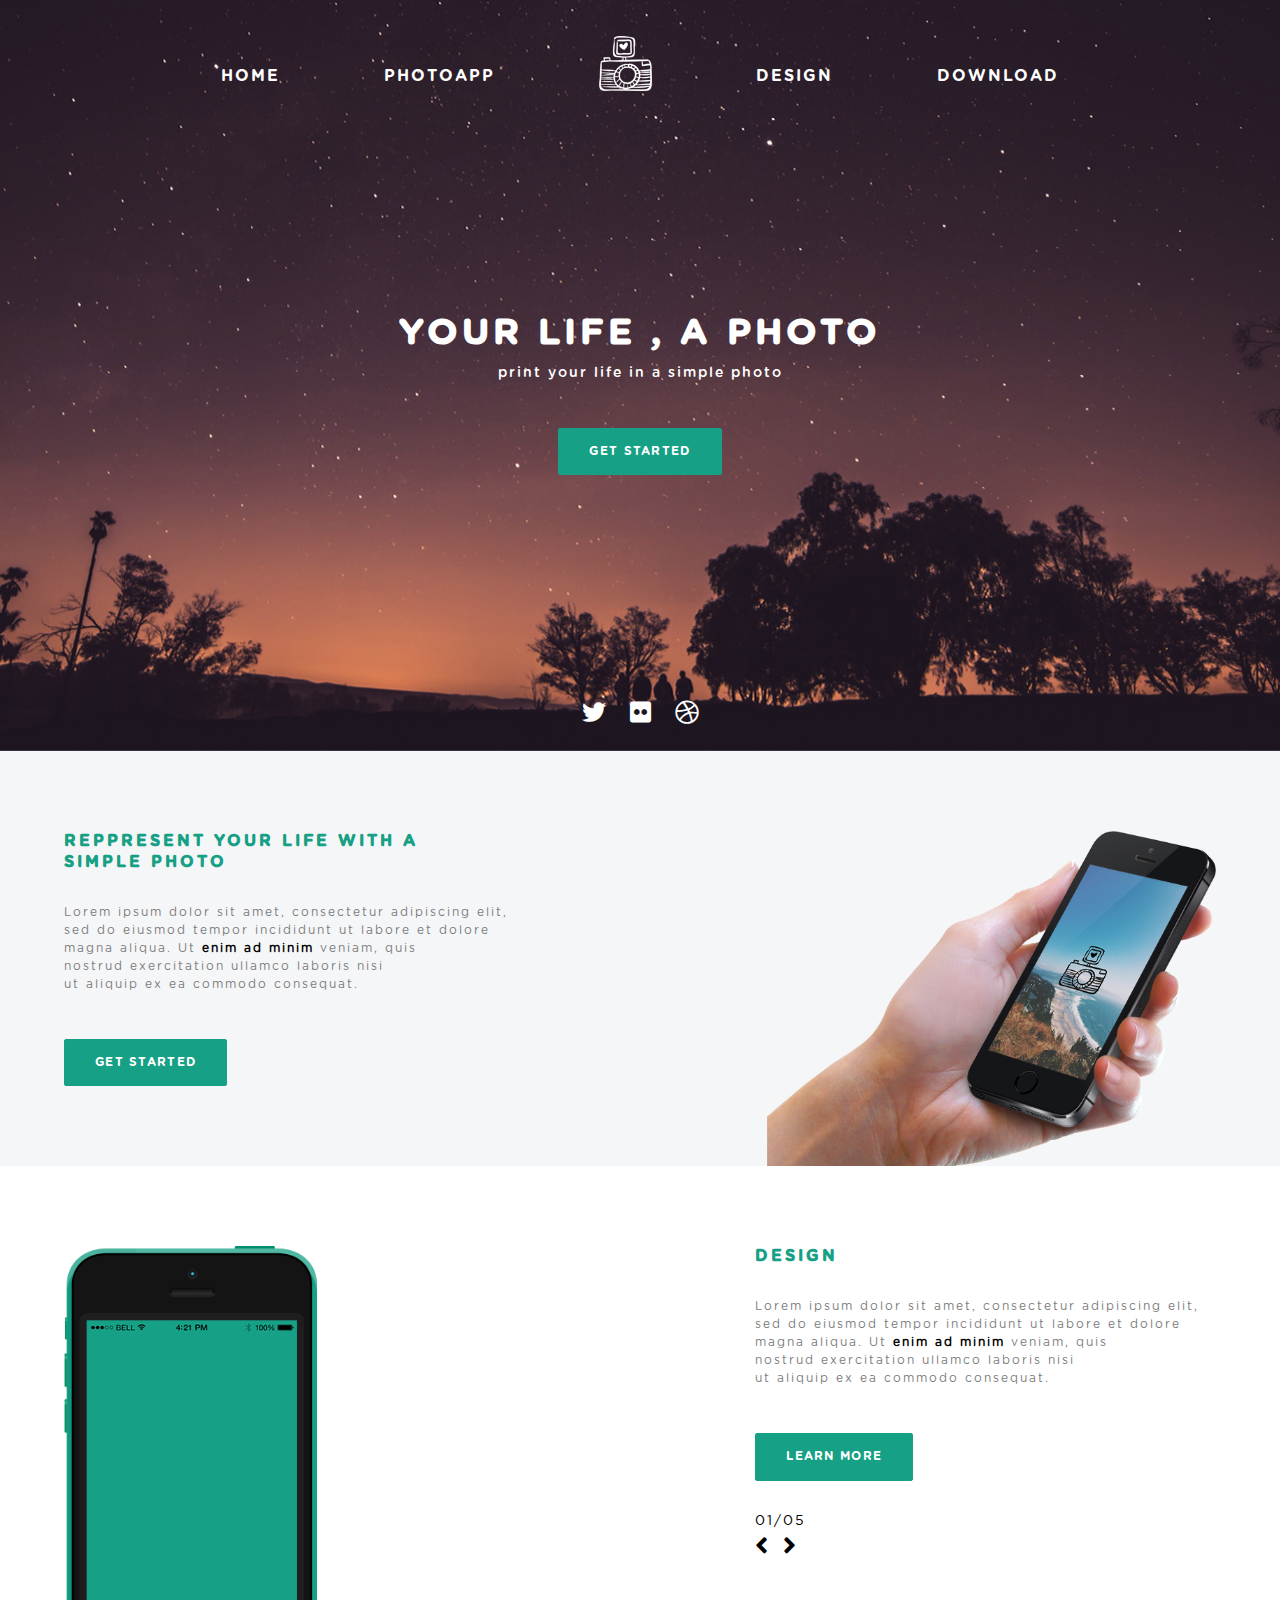
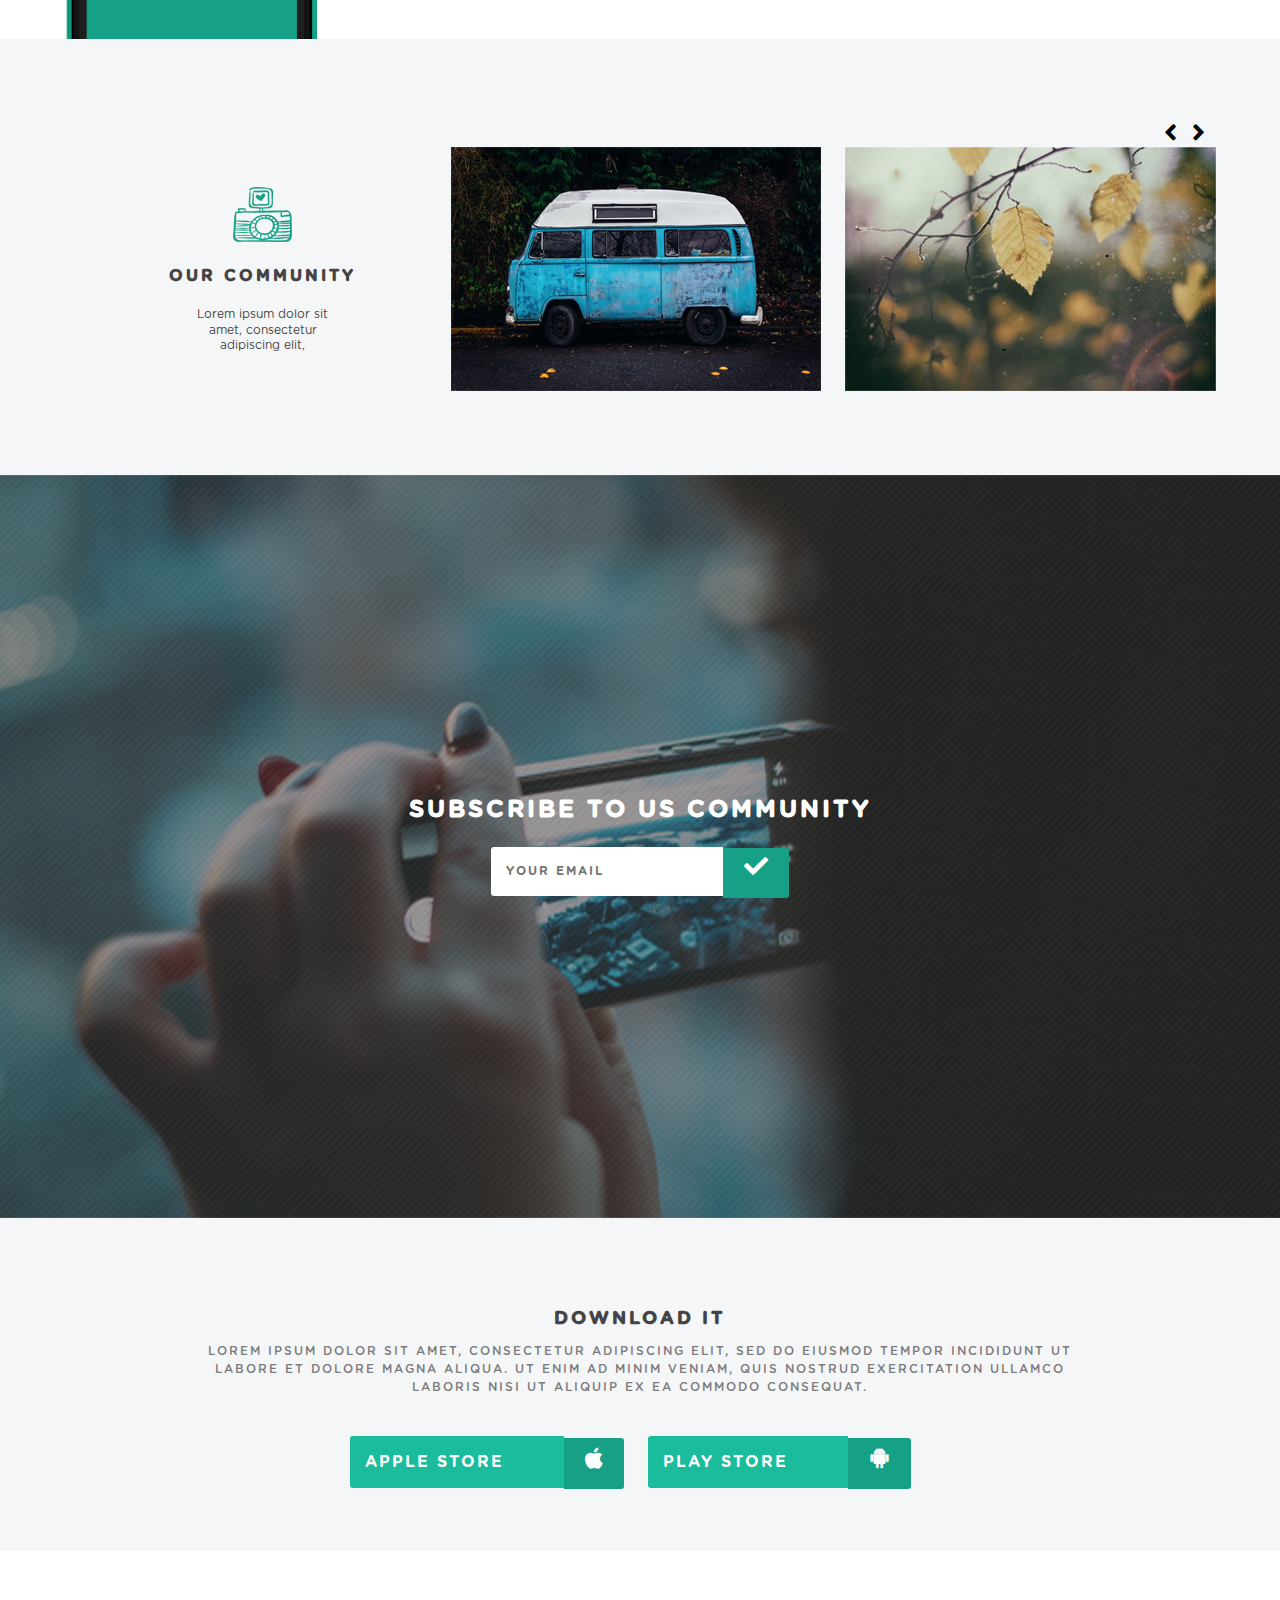
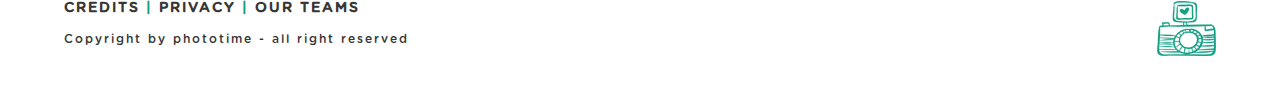
<file: PSD to HTML-1/index.html>
<!DOCTYPE HTML>
<html lang="en-US">
<head>
    <!--- Meta data --->
	<meta charset="UTF-8">
	<meta name="viewport" content="width=device-width, initial-scale=1"/>
	<meta name="description" content="Phototime is a photo based website, you can download photos anytime from here"/>
	<meta http-equiv="X-UA-Compatible" content="IE-edge,chrome=1"/>
	<title>Phototime</title>
	<!--- Style sheets --->
	<link rel="stylesheet" type="text/css" href="css/normalize.css" media="all" />
	<link rel="stylesheet" type="text/css" href="css/all.css" media="all" />
	<link rel="stylesheet" type="text/css" href="style.css" media="all" />
	<link rel="stylesheet" type="text/css" href="respnsive.css" media="all" />
	
	<!--- JS Files --->
	<script type="text/javascript" src="js/modernizr.js"></script>
</head>
<body>
	<!--- Header area starts --->
	<header class="header-area">
		<div class="container">
		<!--- Menu area starts --->
			<div class="menu-area">
				<nav class="main-menu">
					<ul>
						<li><a href="#">home</a></li>
						<li><a href="#">photoapp</a></li>
						<li class="main-logo"><a href="#"><img src="images/logo.png" alt="logo" /></a></li>
						<li><a href="#">design</a></li>
						<li><a href="#">download</a></li>
					</ul>
				</nav>
			</div>
		<!--- Menu area ends --->
		<!--- Welcome-text area starts --->
			<div class="welcome-text">
				<h2>your life , a photo</h2>
				<p>print your life in a simple photo</p>
				<a href="#" class="btn">get started</a>
			</div>
		<!--- Welcome-text area ends --->
		<!--- Social-media area starts --->
			<div class="social-media">
				<ul>
					<li><a href="#"><i class="fab fa-twitter"></i></a></li>
					<li><a href="#"><i class="fab fa-flickr"></i></a></li>
					<li><a href="#"><i class="fab fa-dribbble"></i></a></li>
				</ul>
			</div>
		<!--- Social-media area ends --->
		</div>
	</header>
	<!--- Header area ends --->
	<!--- Second area starts --->
	<section class="second-area">
		<div class="container">
			<div class="text-area">
				<h3>Reppresent your life with a <br />simple photo</h3>
				<p>Lorem ipsum dolor sit amet, consectetur adipiscing elit, <br />sed do eiusmod tempor incididunt ut labore et dolore <br />magna aliqua. Ut <b>enim ad minim</b>    veniam, quis <br />nostrud exercitation ullamco laboris nisi <br />ut aliquip ex ea commodo consequat.</p>
				<a href="" class="btn">get started</a>
			</div>
		</div>
	</section>
	<!--- Second area ends --->
	<!--- Design area starts --->
	<section class="design-area">
		<div class="container">
			<div class="design">
				<div class="design-text">
					<h3>design</h3>
					<p>Lorem ipsum dolor sit amet, consectetur adipiscing elit, <br />sed do eiusmod tempor incididunt ut labore et dolore <br />magna aliqua. Ut <b>enim ad minim</b>    veniam, quis <br />nostrud exercitation ullamco laboris nisi <br />ut aliquip ex ea commodo consequat.</p>
					<a href="" class="btn">learn more</a>
					<div class="slider">
						<p>01/05</p>
						<div class="arrow">
							<a href="#"><i class="fas fa-angle-left"></i></a>
							<a href="#"><i class="fas fa-angle-right"></i></a>
						</div>
					</div>
				</div>
			</div>
		</div>
	</section>
	<!--- Design area ends --->
	<!--- Community area starts --->
	<section class="community-area">
		<div class="container">
			<div class="arrow">
				<a href="#"><i class="fas fa-angle-left"></i></a>
				<a href="#"><i class="fas fa-angle-right"></i></a>
			</div>
			<div class="community-text">
				<img src="images/secondary-logo.png" alt="logo" />
				<h3>our community</h3>
				<p>Lorem ipsum dolor sit <br /> amet, consectetur <br /> adipiscing elit,</p>
			</div>
			<div class="community-images">
			   <img src="images/bus.jpg" alt="bus" />
			   <img src="images/leaf.jpg" alt="leaf" />
			</div>
		</div>
	</section>
	<!--- Community area ends --->
	<!--- Subscribe area starts --->
	<section class="subscribe-area">
		<div class="container">
			<h3>subscribe to us community</h3>
			<form action="#">
				<input type="email" placeholder="your email" />
				<button type="submit"><i class="fas fa-check"></i></button>
			</form>
		</div>
	</section>
	<!--- Subscribe area ends --->
	<!--- Download area stars --->
	<section class="download-area">
		<div class="container">
			<h3>download it</h3>
			<p>Lorem ipsum dolor sit amet, consectetur adipiscing elit, sed do eiusmod tempor incididunt ut <br /> labore et dolore magna aliqua. Ut  enim ad minim veniam, quis nostrud exercitation ullamco <br /> laboris nisi ut aliquip ex ea commodo consequat.</p>
			<!--
			<form action="#">
				<input type="email" placeholder="apple store" />
				<button type="submit"><i class="fab fa-apple"></i></button>
				<input type="email" placeholder="play store" />
				<button type="submit"><i class="fab fa-android"></i></button>
			</form>
			-->
			<a href="#" class="store-name">apple store</a>
			<a href="#" class="store-logo"><i class="fab fa-apple"></i></a>
			<a href="#" class="store-name">play store</a>
			<a href="#" class="store-logo"><i class="fab fa-android"></i></a>
		</div>
	</section>
	<!--- Download area ends --->
	<!--- footer area stars --->
	<footer class="footer-area">
		<div class="container">
			<div class="footer-text">
				<h3>credits <span>|</span> privacy <span>|</span> our teams</h3>
				<p>Copyright by phototime - all right reserved</p>
			</div>
			<div class="footer-logo">
				<img src="images/secondary-logo.png" alt="" />
			</div>	
		</div>
	</footer>
	<!--- footer area endss --->
</body>
</html>
</file>
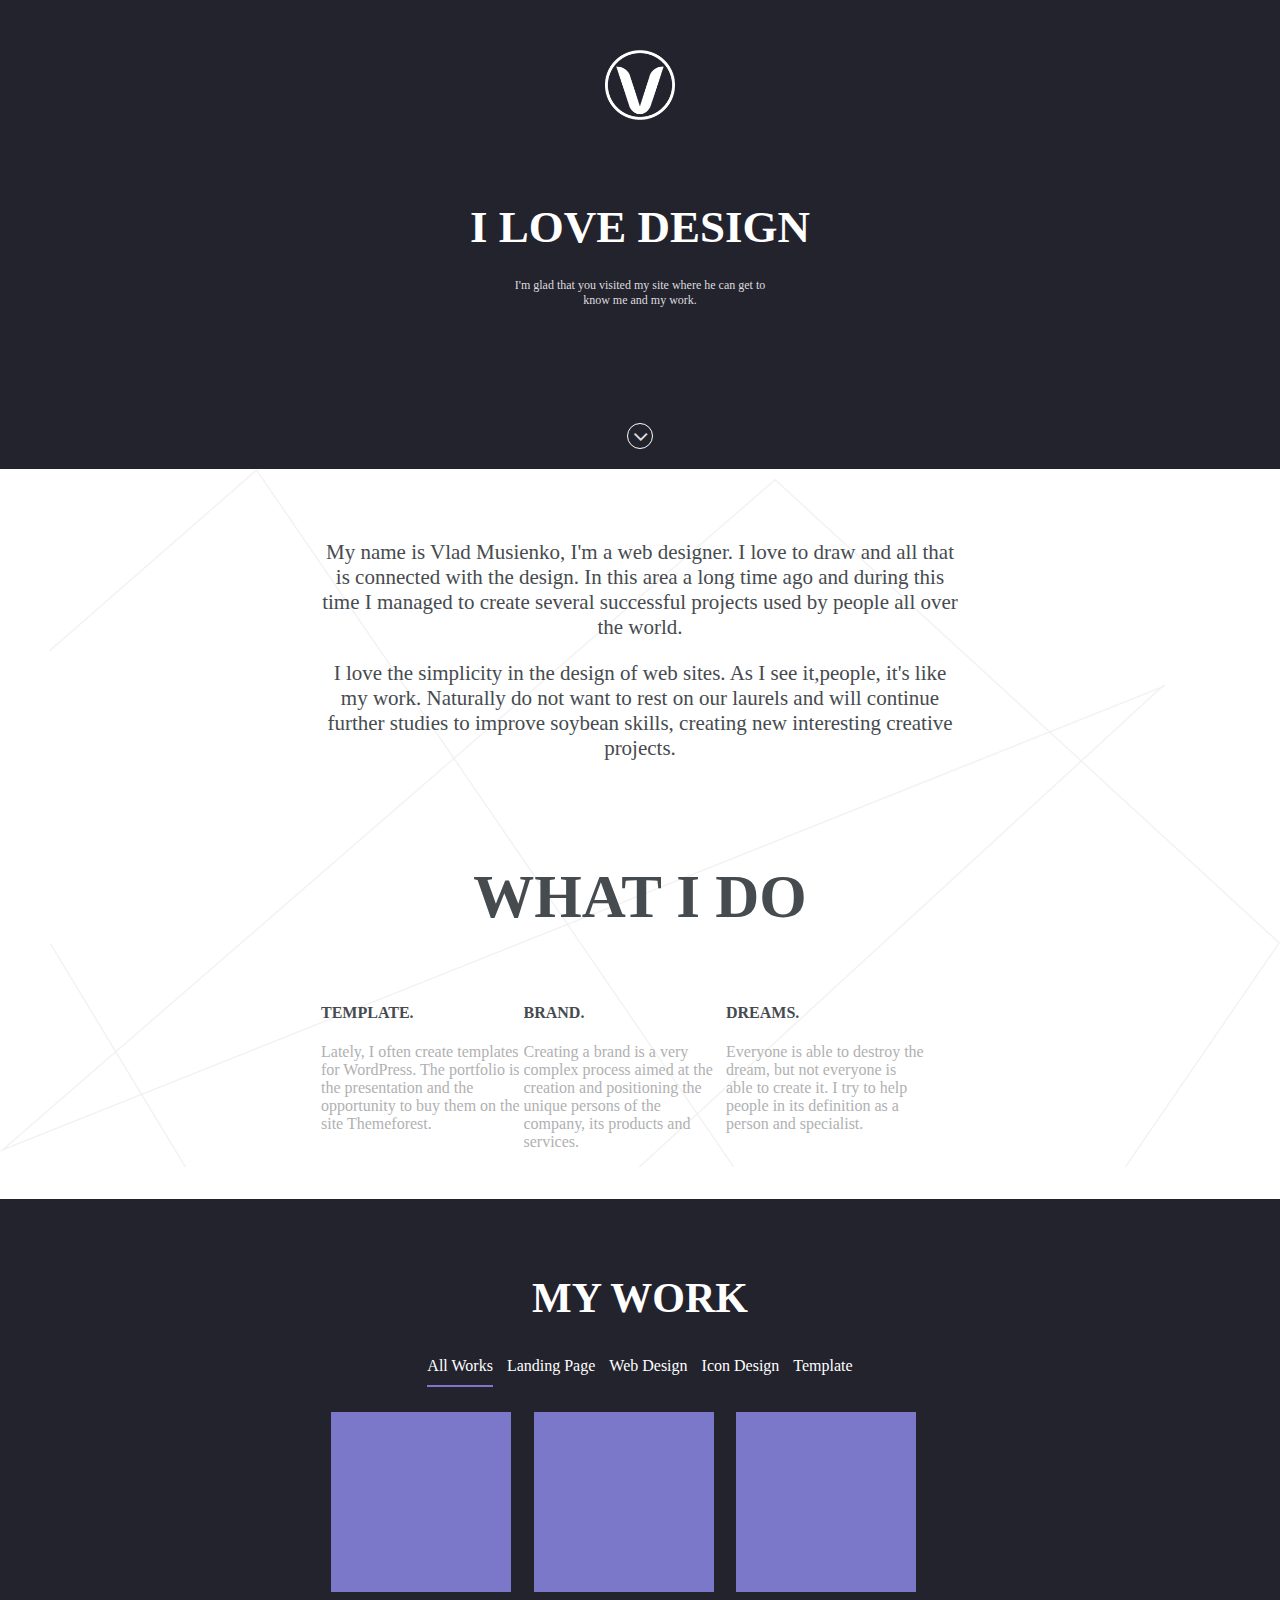
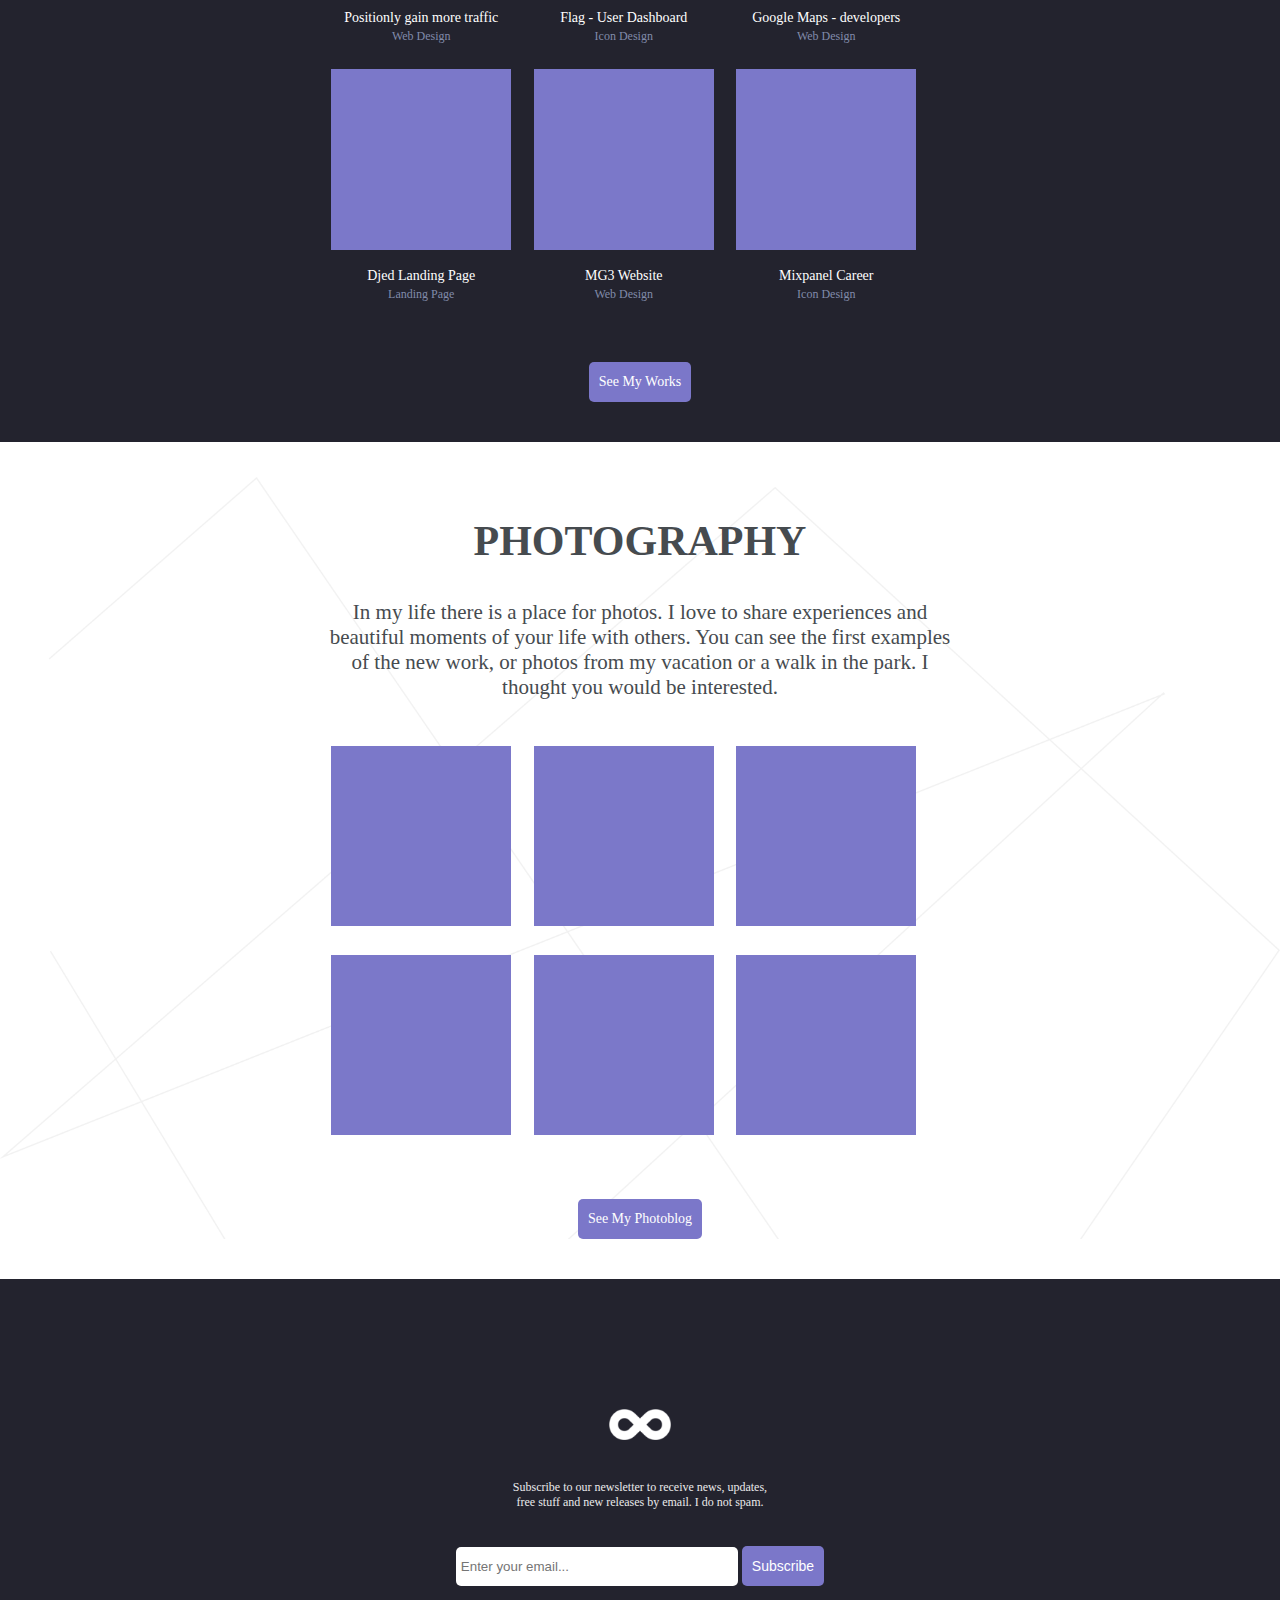
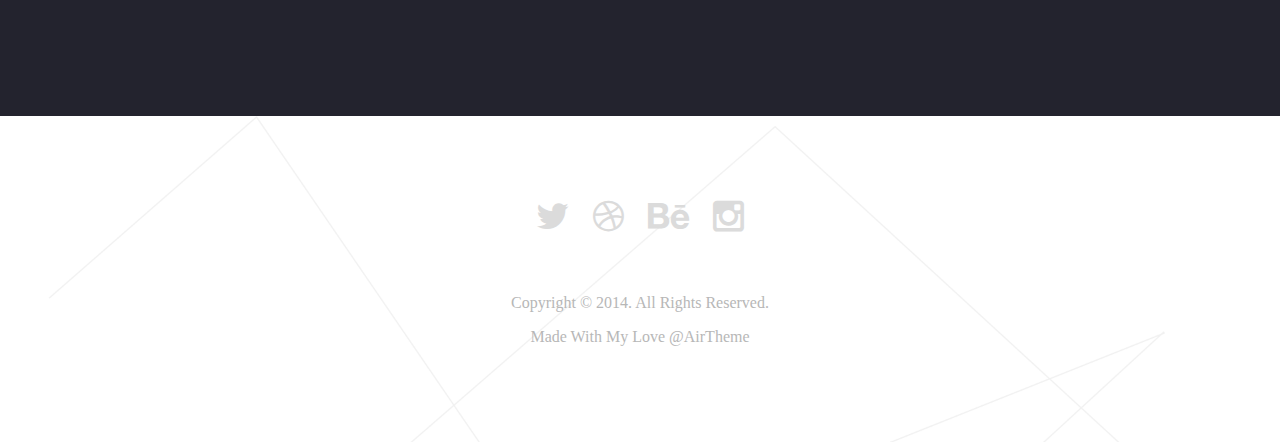
<file: PSD to HTML-2/index.html>
<!DOCTYPE HTML>
<html lang="en-US">
<head>
	<meta charset="UTF-8">
	<title>PSD To HTML</title>
	<link rel="stylesheet" type="text/css" href="style.css" media="all" />
	<link rel="stylesheet" type="text/css" href="css/font-awesome.min.css" media="all" />
	<link rel="stylesheet" type="text/css" href="responsive.css" media="all" />
</head>
<body>
	<header class="header-area">
		<div class="container">
			<div class="logo-area">
				<img src="images/logo.png" alt="Logo" />
			</div>
			<div class="sologan">
				<h2>i love design</h2>
				<p>I'm glad that you visited my site where he can get to <br /> know me and my work.</p>
			</div>
			<div class="next-section">
				<a href="#next"><i class="fa fa-angle-down"></i></a>
			</div>
		</div>
	</header>
	<section class="about" id="next">
		<div class="container">
			<div class="content">
				<p>My name is Vlad Musienko, I'm a web designer. I love to draw and all that is connected with the design. In this area a long time ago and during this time I managed to create several successful projects used by people all over the world. </p>
				<p>I love the simplicity in the design of web sites. As I see it,people, it's like my work. Naturally do not want to rest on our laurels and will continue further studies to improve soybean skills, creating new interesting creative projects.</p>
			</div>
			<h2>what i do</h2>
			<div class="about-me">
				<div class="col-1-3">
					<h4>template.</h4>
					<p>Lately, I often create templates for WordPress. The portfolio is the presentation and the opportunity to buy them on the site Themeforest.</p>
				</div>
				<div class="col-1-3">
					<h4>brand.</h4>
					<p>Creating a brand is a very complex process aimed at the creation and positioning the unique persons of the company, its products and services.</p>
				</div>
				<div class="col-1-3">
					<h4>dreams.</h4>
					<p>Everyone is able to destroy the dream, but not everyone is able to create it. I try to help people in its definition as a person and specialist.</p>
				</div>
			</div>
		</div>
	</section>
	<section class="portfolio">
		<div class="container">
			<h2>my work</h2>
			<div class="work-category">
				<ul>
					<li class="active"><a href="#" >all works</a></li>
					<li><a href="#">landing page</a></li>
					<li><a href="#">web design</a></li>
					<li><a href="#">icon design</a></li>
					<li><a href="#">template</a></li>
				</ul>
			</div>
			<div class="work-columns">
				<div class="col-1-3">
					<a href="#"><img src="images/blue-box.jpg" alt="Blue-Box" /></a>
					<h3>Positionly gain more traffic</h3>
					<a href="">web design</a>
				</div>
				<div class="col-1-3">
					<a href="#"><img src="images/blue-box.jpg" alt="Blue-Box" /></a>
					<h3>Flag - User Dashboard</h3>
					<a href="">icon design</a>
				</div>
				<div class="col-1-3">
					<a href="#"><img src="images/blue-box.jpg" alt="Blue-Box" /></a>
					<h3>Google Maps - developers</h3>
					<a href="">web design</a>
				</div>
				<div class="col-1-3">
					<a href="#"><img src="images/blue-box.jpg" alt="Blue-Box" /></a>
					<h3>Djed Landing Page</h3>
					<a href="">landing page</a>
				</div>
				<div class="col-1-3">
					<a href="#"><img src="images/blue-box.jpg" alt="Blue-Box" /></a>
					<h3>MG3 Website</h3>
					<a href="">web design</a>
				</div>
				<div class="col-1-3">
					<a href="#"><img src="images/blue-box.jpg" alt="Blue-Box" /></a>
					<h3>Mixpanel Career</h3>
					<a href="">icon design</a>
				</div>
			</div>
			<div class="button">
				<a href="#">see my works</a>
			</div>
		</div>
	</section>
	<section class="photography">
		<div class="container">
			<h2>photography</h2>
			<p>In my life there is a place for photos. I love to share experiences and beautiful moments of your life with others. You can see the first examples of the new work, or photos from my vacation or a walk in the park. I thought you would be interested.</p>
			<div class="work-columns">
				<div class="col-1-3">
					<a href="#"><img src="images/blue-box.jpg" alt="Blue-Box" /></a>
				</div>
				<div class="col-1-3">
					<a href="#"><img src="images/blue-box.jpg" alt="Blue-Box" /></a>
				</div>
				<div class="col-1-3">
					<a href="#"><img src="images/blue-box.jpg" alt="Blue-Box" /></a>
				</div>
				<div class="col-1-3">
					<a href="#"><img src="images/blue-box.jpg" alt="Blue-Box" /></a>
				</div>
				<div class="col-1-3">
					<a href="#"><img src="images/blue-box.jpg" alt="Blue-Box" /></a>
				</div>
				<div class="col-1-3">
					<a href="#"><img src="images/blue-box.jpg" alt="Blue-Box" /></a>
				</div>
			</div>
			<div class="button">
				<a href="#">see my photoblog</a>
			</div>
		</div>
	</section>
	<section class="subscribe">
	<div class="container">
		<img src="images/infinite.png" alt="Infinite" />
		<p>Subscribe to our newsletter to receive news, updates, <br /> free stuff and new releases by email. I do not spam.</p>
		<form action="#">
			<input type="email" placeholder="Enter your email..." />
			<input type="submit" value="Subscribe" />
		</form>
	</div>
	</section>
	<footer class="footer-area">
	<div class="container">
		<div class="icon">
			<a href="#"><i class="fa fa-twitter"></i></a>
			<a href="#"><i class="fa fa-dribbble"></i></a>
			<a href="#"><i class="fa fa-behance"></i></a>
			<a href="#"><i class="fa fa-instagram"></i></a>
		</div>
		<p>copyright &copy; 2014. all rights reserved.</p>
		<p>made with my love @AirTheme</p>
	</div>
	</footer>
</body>
</html>
</file>
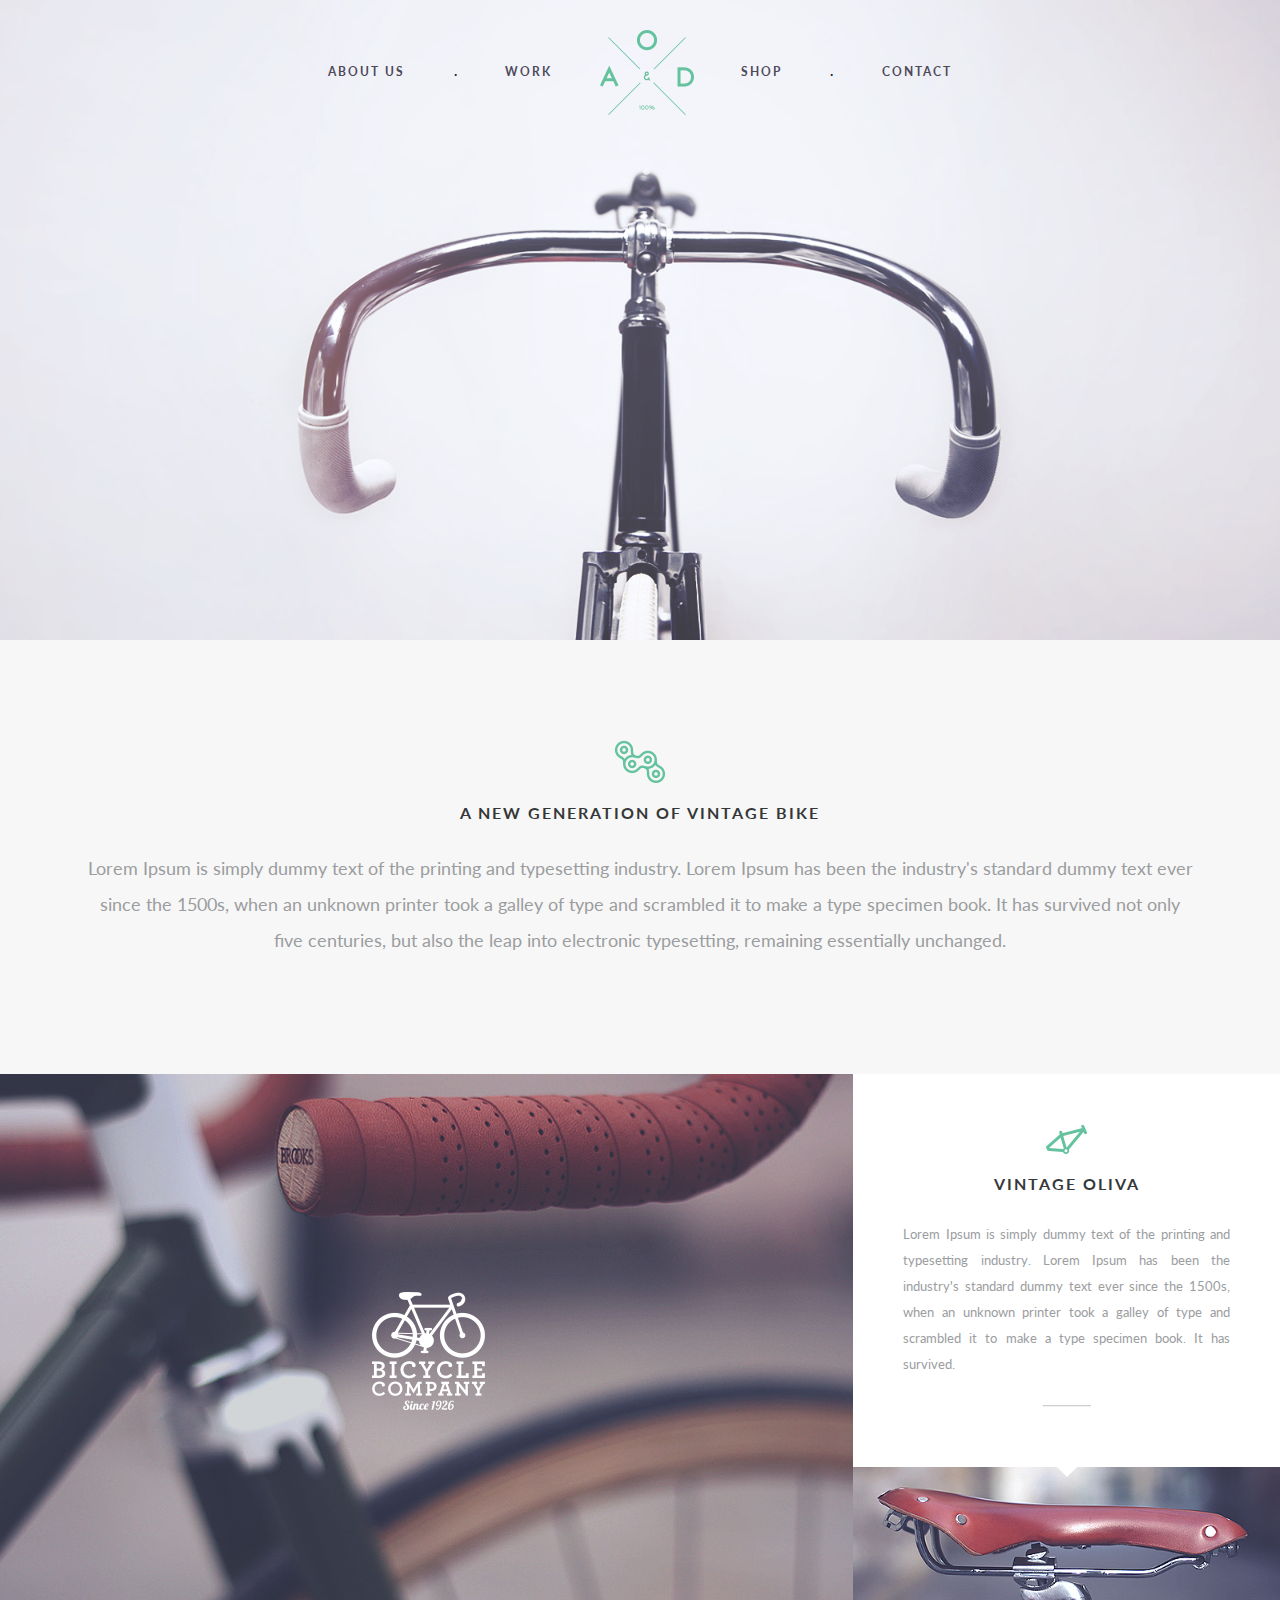
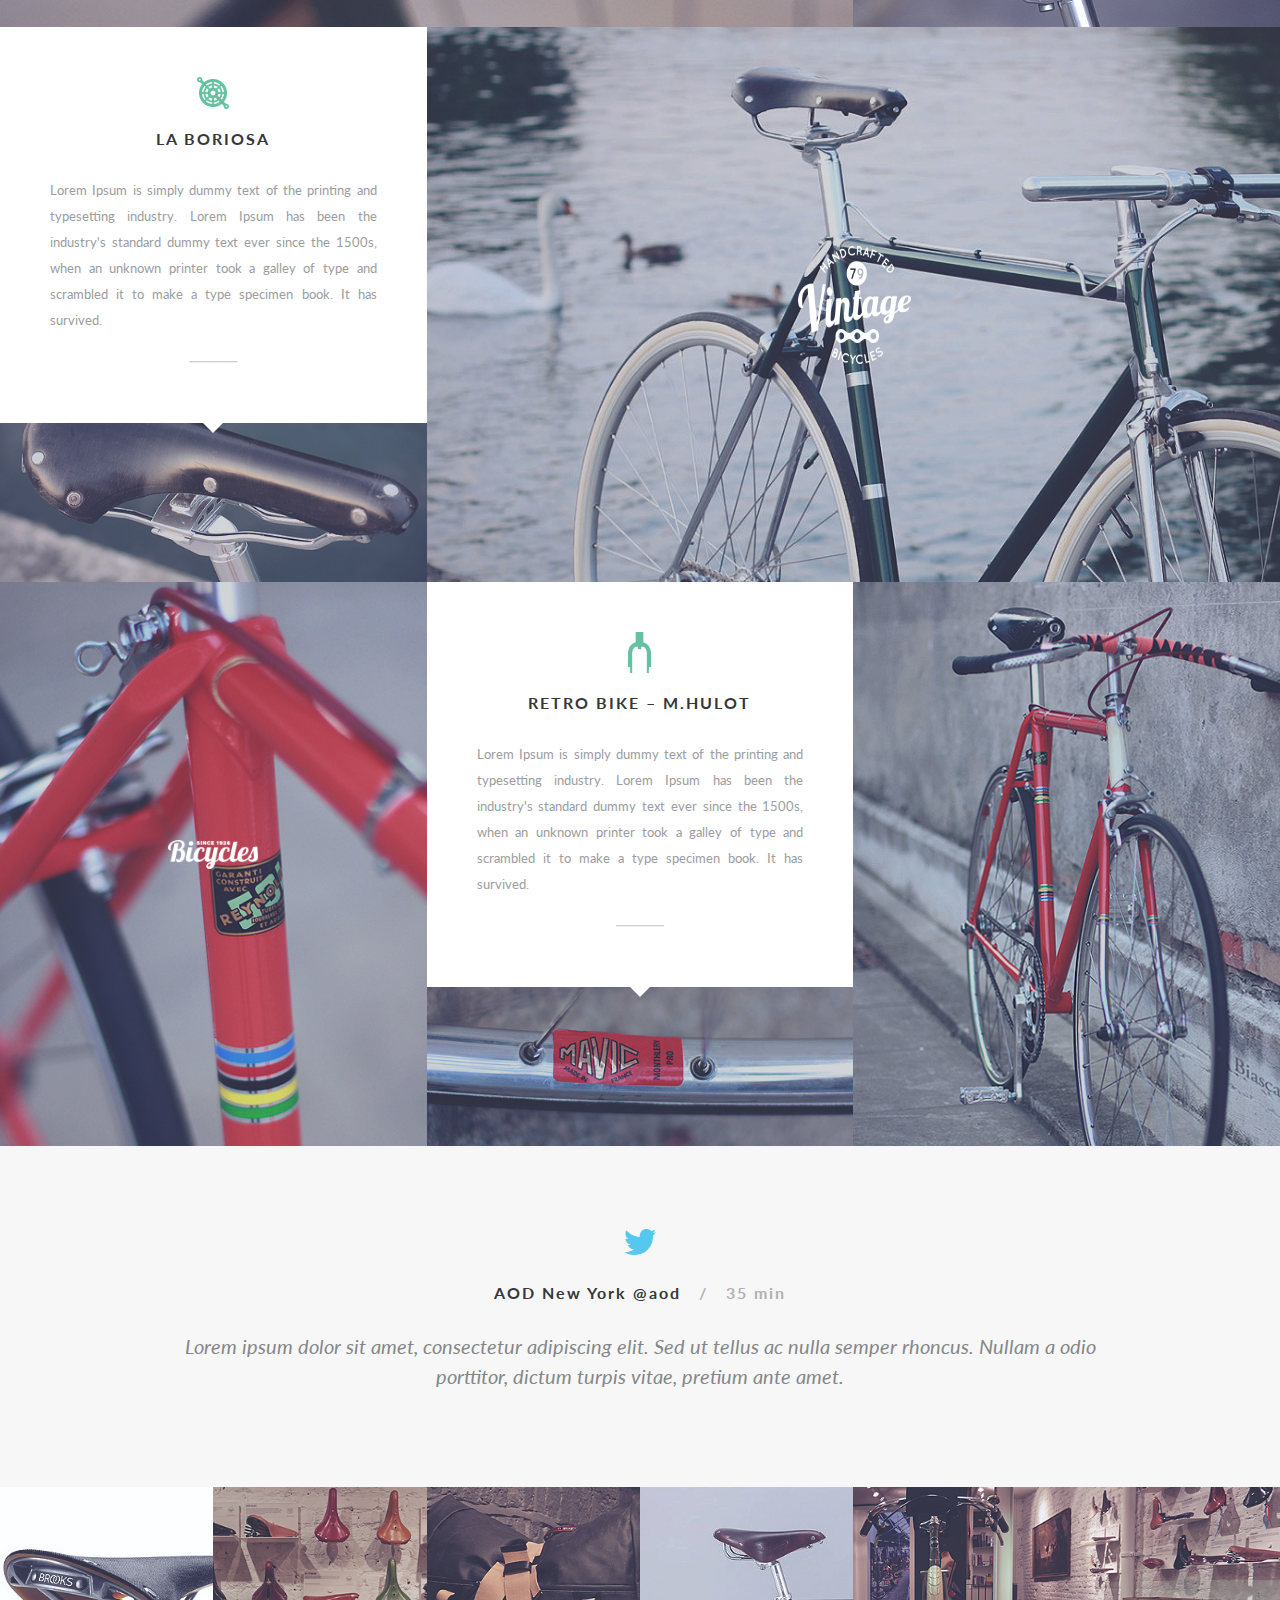
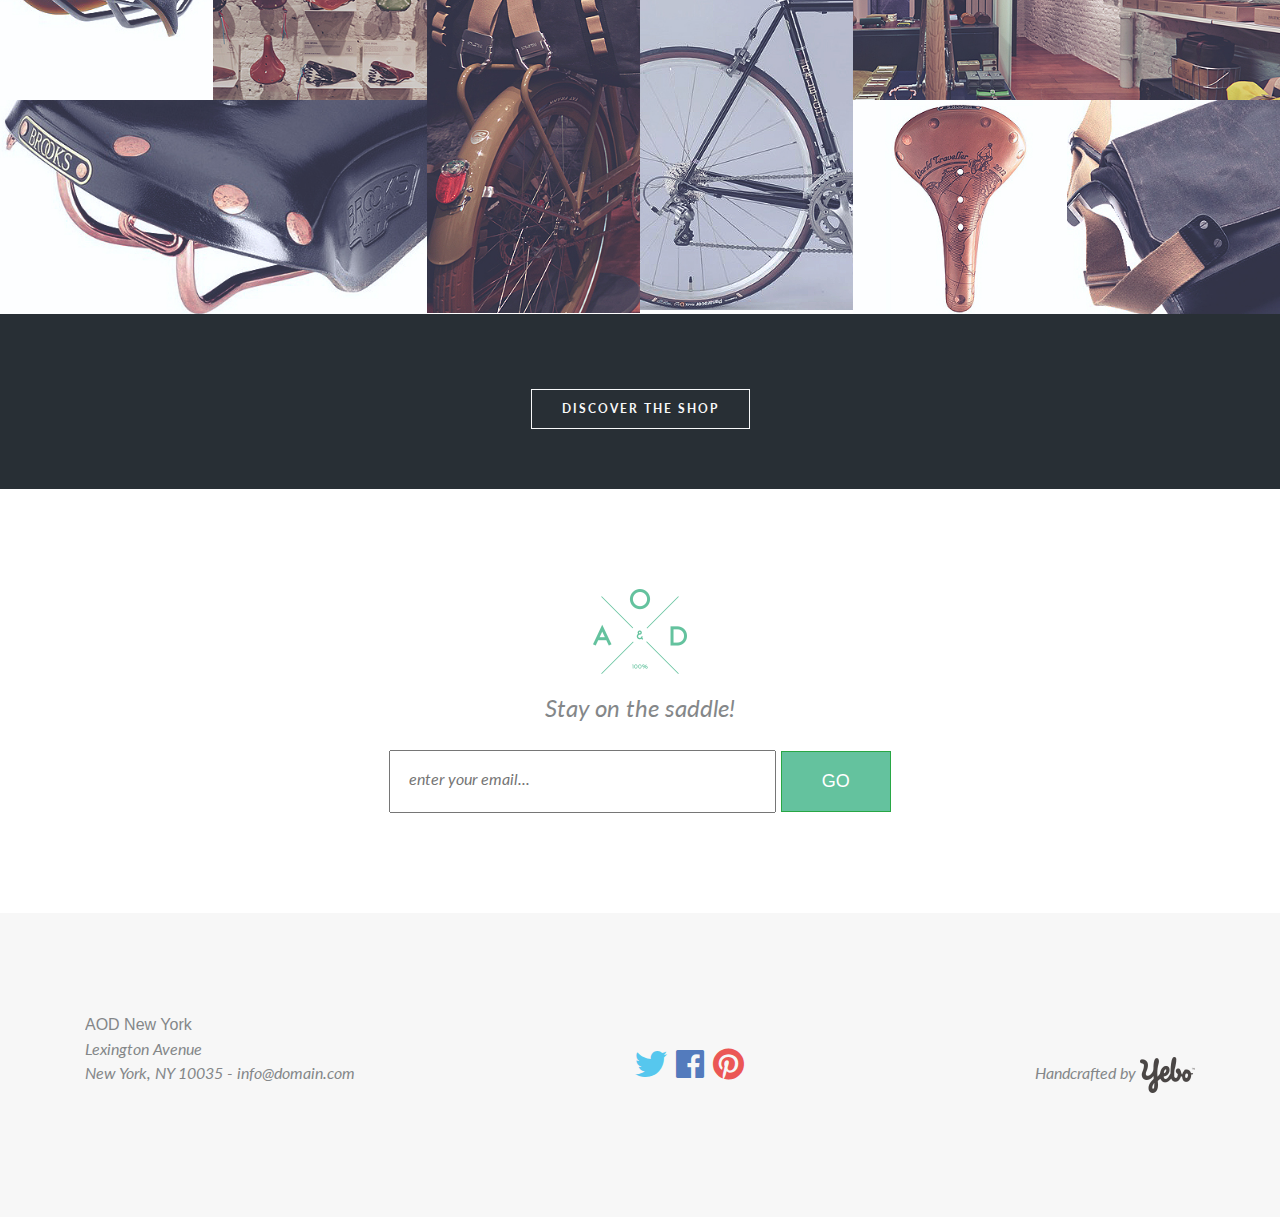
<file: PSD to HTML-3/index.html>
<!DOCTYPE HTML>
<html lang="en-US">

<head>
	<!-- Meta Data -->
	<meta charset="UTF-8">
	<meta name="viewport" content="width=device-width, initial-scale=1" />
	<meta name="description" content="Yebo bicycle is such type of website from where you can buy bicycle" />
	<meta http-equiv="X-UA-Compatible" content="IE=edge" />

	<title>YEBO-Bicycle</title>
	<link rel="shortcut icon" type="image/x-icon" href="images/main-logo.png" />

	<!-- Style Sheets -->
	<link rel="stylesheet" type="text/css" href="css/all.min.css" media="all" />
	<link rel="stylesheet" type="text/css" href="css/bootstrap.min.css" media="all" />
	<link rel="stylesheet" type="text/css" href="css/normalize.css" media="all" />
	<link rel="stylesheet" type="text/css" href="style.css" media="all" />
</head>

<body>
	<!--Header-section starts-->
	<div class="header-section">
		<div class="container">
			<div class="row">
				<div class="col-md-12">
					<div class="logo-section">
						<a href="#"><img src="images/main-logo.png" alt="Yebo bicycle logo" /></a>
					</div>
					<nav class="main-menu text-center">
						<ul class="list-unstyled list-inline">
							<li class="list-inline-item"><a href="#">about us</a></li>
							<li class="list-inline-item">&#8228;</li>
							<li class="list-inline-item"><a href="#">work</a></li>
							<li class="list-inline-item"><a href="#"><img src="images/main-logo.png" alt="Yebo bicycle logo" /></a></li>
							<li class="list-inline-item"><a href="#">shop</a></li>
							<li class="list-inline-item">&#8228;</li>
							<li class="list-inline-item"><a href="#">contact</a></li>
						</ul>
					</nav>
				</div>
			</div>
		</div>
		<div class="header-image">
			<img class="img-responsive" src="images/main-bg.jpg" alt="Header image" />
		</div>
	</div>
	<!--Header-section ends-->
	<!--section starts-->
	<div class="welcome-section text-center">
		<div class="container">
			<div class="welcome-logo "><img src="images/chain-icon.png" alt="chain-icon"></div>
			<div class="h2">a new generation of vintage bike</div>
			<p class="lead">Lorem Ipsum is simply dummy text of the printing and typesetting industry. Lorem Ipsum has been the
				industry's standard dummy text ever since the 1500s, when an unknown printer took a galley of type and scrambled it
				to make a type specimen book. It has survived not only five centuries, but also the leap into electronic
				typesetting, remaining essentially unchanged. </p>
		</div>
	</div>
	<!--section ends-->
	<!--section starts-->
	<div class="gallery-section">
		<div class="gallery-1st">
			<div class="row">
				<div class="col-8">
					<div class="container">
						<img src="images/bycycle.png" alt="bicycle">
					</div>
				</div>
				<div class="col-4">
					<div class="text-area  text-center">
						<img src="images/vintage-icon.png" alt="Icon">
						<div class="h3">vintage oliva</div>
						<p class="lead text-justify container">Lorem Ipsum is simply dummy text of the printing and typesetting industry.
							Lorem Ipsum has been the industry's standard dummy text ever since the 1500s, when an unknown printer took a
							galley of type and scrambled it to make a type specimen book. It has survived.</p>
					</div>
					<div class="dash">
						&mdash;&mdash;&mdash;
					</div>

					<img class="sit-image" src="images/2nd.jpg" alt="Bicycle">
				</div>
			</div>
		</div>
		<div class="gallery-2nd">
			<div class="row">
				<div class="col-4">
					<div class="text-area  text-center">
						<img src="images/la-icon.png" alt="Icon">
						<div class="h3">la boriosa</div>
						<p class="lead text-justify container">Lorem Ipsum is simply dummy text of the printing and typesetting industry.
							Lorem Ipsum has been the industry's standard dummy text ever since the 1500s, when an unknown printer took a
							galley of type and scrambled it to make a type specimen book. It has survived.</p>
					</div>
					<div class="dash">
						&mdash;&mdash;&mdash;
					</div>

					<img class="sit-image" src="images/4th.jpg" alt="Bicycle">
				</div>
				<div class="col-8">
					<div class="container">
						<img src="images/vintage-logo.png" alt="Icon">
					</div>
				</div>
			</div>

		</div>
		<div class="gallery-3rd">
			<div class="row">
				<div class="col-4">
					<div class="container">
						<img src="images/since-logo.png" alt="Icon">
					</div>
				</div>
				<div class="col-4">
					<div class="text-area  text-center">
						<img src="images/retro-icon.png" alt="Icon">
						<div class="h3">retro bike &ndash; m.hulot </div>
						<p class="lead text-justify container">Lorem Ipsum is simply dummy text of the printing and typesetting industry.
							Lorem Ipsum has been the industry's standard dummy text ever since the 1500s, when an unknown printer took a
							galley of type and scrambled it to make a type specimen book. It has survived.</p>
					</div>
					<div class="dash">
						&mdash;&mdash;&mdash;
					</div>

					<img class="sit-image" src="images/6th.jpg" alt="Bicycle">
				</div>
				<div class="col-4">

				</div>
			</div>
		</div>
	</div>
	<!--section ends-->
	<!--section starts-->
	<div class="tweet-section text-center">
		<div class="container">
			<span><i class="fab fa-twitter"></i></span>
			<div class="h3"><span class="text-uppercase">aod</span> <span class="text-capitalize">new york</span>  &#64;aod <span class="min">&nbsp; / &nbsp; 35 min</span></div>
			<p class="lead">Lorem ipsum dolor sit amet, consectetur adipiscing elit. Sed ut tellus ac nulla semper rhoncus. Nullam a odio porttitor, dictum turpis vitae, pretium ante amet.</p>
		</div>

	</div>
	<!--section ends-->
	<!--section starts-->
	<div class="sell-section">
		<div class="row">
			<div class="col-4">
				<div class="row">
					<div class="col-6">
						<img class="sit-image" src="images/8th.jpg" alt="Bicycle-seat">
					</div>
					<div class="col-6">
						<img class="sit-image" src="images/9th.jpg" alt="Bicycle-seat">
					</div>
				</div>
				<div class="row">
					<div class="col-12">
						<img class="sit-image" src="images/10th.jpg"
						alt="Bicycle-seat">
					</div>
				</div>
			</div>
			<div class="col-4">
				<div class="row">
					<div class="col-6">
							<img class="sit-image" src="images/11th.jpg"
							alt="Bicycle-seat">
					</div>
					<div class="col-6">
							<img class="sit-image" src="images/12th.jpg"
							alt="Bicycle-seat">
					</div>
				</div>
			</div>
			<div class="col-4">
				<div class="row">
					<div class="col-12">
						<img class="sit-image" src="images/15th.jpg"
						alt="Bicycle-seat">
					</div>
				</div>
				<div class="row">
					<div class="col-6">
						<img class="sit-image" src="images/13th.jpg"
							alt="Bicycle-seat">
					</div>
					<div class="col-6">
						<img class="sit-image" src="images/14th.jpg"
							alt="Bicycle-seat">
					</div>
				</div>
			</div>
		</div>
		<div class="discover-shop">
			<div class="container">
				<form action="#">
					<button class="btn btn-outline-light" type="button">discover the shop</button>
				</form>	
			</div>
		</div>
	</div>
	<!--section ends-->
	<!--section starts-->
	<div class="subscribe-section text-center">
		<div class="container">
			<img src="images/main-logo.png" alt="logo">
			<div class="h4">Stay on the saddle!</div>
			<form action="#">
				<input type="text" placeholder="enter your email...">
				<button type="button" class="btn btn-success">go</button>
			</form>
		</div>
	</div>
	<!--section ends-->
	<!--section starts-->
	<div class="footer-section">
		<div class="container">
			<div class="addr">
					AOD New York <br>
					<p> Lexington Avenue <br>
						New York, NY 10035  - info@domain.com
					</p>
			</div>
			<div class="social-media">
				<span><i class="fab fa-twitter tw"></i></span>
				<span><i class="fab fa-facebook fb"></i></span>
				<span><i class="fab fa-pinterest pi"></i></span>
			</div>
			<div class="handcraft">
				Handcrafted by <img src="images/yobo.png" alt="Icon">
			</div>
		</div>
	</div>
	<!--section ends-->

	<!-- JS Files -->
	<script src="https://code.jquery.com/jquery-3.3.1.slim.min.js" integrity="sha384-q8i/X+965DzO0rT7abK41JStQIAqVgRVzpbzo5smXKp4YfRvH+8abtTE1Pi6jizo"
	 crossorigin="anonymous"></script>
	<script src="https://cdnjs.cloudflare.com/ajax/libs/popper.js/1.14.7/umd/popper.min.js" integrity="sha384-UO2eT0CpHqdSJQ6hJty5KVphtPhzWj9WO1clHTMGa3JDZwrnQq4sF86dIHNDz0W1"
	 crossorigin="anonymous"></script>
	<script type="text/javascript" src="js/bootstrap.min.js"></script>
	<script type="text/javascript" src="js/modernizr.js"></script>
</body>

</html>
</file>
<file: PSD to HTML-1/css/all.css>
.fa,
.fas,
.far,
.fal,
.fab {
  -moz-osx-font-smoothing: grayscale;
  -webkit-font-smoothing: antialiased;
  display: inline-block;
  font-style: normal;
  font-variant: normal;
  text-rendering: auto;
  line-height: 1; }

.fa-lg {
  font-size: 1.33333em;
  line-height: 0.75em;
  vertical-align: -.0667em; }

.fa-xs {
  font-size: .75em; }

.fa-sm {
  font-size: .875em; }

.fa-1x {
  font-size: 1em; }

.fa-2x {
  font-size: 2em; }

.fa-3x {
  font-size: 3em; }

.fa-4x {
  font-size: 4em; }

.fa-5x {
  font-size: 5em; }

.fa-6x {
  font-size: 6em; }

.fa-7x {
  font-size: 7em; }

.fa-8x {
  font-size: 8em; }

.fa-9x {
  font-size: 9em; }

.fa-10x {
  font-size: 10em; }

.fa-fw {
  text-align: center;
  width: 1.25em; }

.fa-ul {
  list-style-type: none;
  margin-left: 2.5em;
  padding-left: 0; }
  .fa-ul > li {
    position: relative; }

.fa-li {
  left: -2em;
  position: absolute;
  text-align: center;
  width: 2em;
  line-height: inherit; }

.fa-border {
  border: solid 0.08em #eee;
  border-radius: .1em;
  padding: .2em .25em .15em; }

.fa-pull-left {
  float: left; }

.fa-pull-right {
  float: right; }

.fa.fa-pull-left,
.fas.fa-pull-left,
.far.fa-pull-left,
.fal.fa-pull-left,
.fab.fa-pull-left {
  margin-right: .3em; }

.fa.fa-pull-right,
.fas.fa-pull-right,
.far.fa-pull-right,
.fal.fa-pull-right,
.fab.fa-pull-right {
  margin-left: .3em; }

.fa-spin {
  -webkit-animation: fa-spin 2s infinite linear;
          animation: fa-spin 2s infinite linear; }

.fa-pulse {
  -webkit-animation: fa-spin 1s infinite steps(8);
          animation: fa-spin 1s infinite steps(8); }

@-webkit-keyframes fa-spin {
  0% {
    -webkit-transform: rotate(0deg);
            transform: rotate(0deg); }
  100% {
    -webkit-transform: rotate(360deg);
            transform: rotate(360deg); } }

@keyframes fa-spin {
  0% {
    -webkit-transform: rotate(0deg);
            transform: rotate(0deg); }
  100% {
    -webkit-transform: rotate(360deg);
            transform: rotate(360deg); } }

.fa-rotate-90 {
  -ms-filter: "progid:DXImageTransform.Microsoft.BasicImage(rotation=1)";
  -webkit-transform: rotate(90deg);
          transform: rotate(90deg); }

.fa-rotate-180 {
  -ms-filter: "progid:DXImageTransform.Microsoft.BasicImage(rotation=2)";
  -webkit-transform: rotate(180deg);
          transform: rotate(180deg); }

.fa-rotate-270 {
  -ms-filter: "progid:DXImageTransform.Microsoft.BasicImage(rotation=3)";
  -webkit-transform: rotate(270deg);
          transform: rotate(270deg); }

.fa-flip-horizontal {
  -ms-filter: "progid:DXImageTransform.Microsoft.BasicImage(rotation=0, mirror=1)";
  -webkit-transform: scale(-1, 1);
          transform: scale(-1, 1); }

.fa-flip-vertical {
  -ms-filter: "progid:DXImageTransform.Microsoft.BasicImage(rotation=2, mirror=1)";
  -webkit-transform: scale(1, -1);
          transform: scale(1, -1); }

.fa-flip-both, .fa-flip-horizontal.fa-flip-vertical {
  -ms-filter: "progid:DXImageTransform.Microsoft.BasicImage(rotation=2, mirror=1)";
  -webkit-transform: scale(-1, -1);
          transform: scale(-1, -1); }

:root .fa-rotate-90,
:root .fa-rotate-180,
:root .fa-rotate-270,
:root .fa-flip-horizontal,
:root .fa-flip-vertical,
:root .fa-flip-both {
  -webkit-filter: none;
          filter: none; }

.fa-stack {
  display: inline-block;
  height: 2em;
  line-height: 2em;
  position: relative;
  vertical-align: middle;
  width: 2.5em; }

.fa-stack-1x,
.fa-stack-2x {
  left: 0;
  position: absolute;
  text-align: center;
  width: 100%; }

.fa-stack-1x {
  line-height: inherit; }

.fa-stack-2x {
  font-size: 2em; }

.fa-inverse {
  color: #fff; }

/* Font Awesome uses the Unicode Private Use Area (PUA) to ensure screen
readers do not read off random characters that represent icons */
.fa-500px:before {
  content: "\f26e"; }

.fa-accessible-icon:before {
  content: "\f368"; }

.fa-accusoft:before {
  content: "\f369"; }

.fa-acquisitions-incorporated:before {
  content: "\f6af"; }

.fa-ad:before {
  content: "\f641"; }

.fa-address-book:before {
  content: "\f2b9"; }

.fa-address-card:before {
  content: "\f2bb"; }

.fa-adjust:before {
  content: "\f042"; }

.fa-adn:before {
  content: "\f170"; }

.fa-adobe:before {
  content: "\f778"; }

.fa-adversal:before {
  content: "\f36a"; }

.fa-affiliatetheme:before {
  content: "\f36b"; }

.fa-air-freshener:before {
  content: "\f5d0"; }

.fa-algolia:before {
  content: "\f36c"; }

.fa-align-center:before {
  content: "\f037"; }

.fa-align-justify:before {
  content: "\f039"; }

.fa-align-left:before {
  content: "\f036"; }

.fa-align-right:before {
  content: "\f038"; }

.fa-alipay:before {
  content: "\f642"; }

.fa-allergies:before {
  content: "\f461"; }

.fa-amazon:before {
  content: "\f270"; }

.fa-amazon-pay:before {
  content: "\f42c"; }

.fa-ambulance:before {
  content: "\f0f9"; }

.fa-american-sign-language-interpreting:before {
  content: "\f2a3"; }

.fa-amilia:before {
  content: "\f36d"; }

.fa-anchor:before {
  content: "\f13d"; }

.fa-android:before {
  content: "\f17b"; }

.fa-angellist:before {
  content: "\f209"; }

.fa-angle-double-down:before {
  content: "\f103"; }

.fa-angle-double-left:before {
  content: "\f100"; }

.fa-angle-double-right:before {
  content: "\f101"; }

.fa-angle-double-up:before {
  content: "\f102"; }

.fa-angle-down:before {
  content: "\f107"; }

.fa-angle-left:before {
  content: "\f104"; }

.fa-angle-right:before {
  content: "\f105"; }

.fa-angle-up:before {
  content: "\f106"; }

.fa-angry:before {
  content: "\f556"; }

.fa-angrycreative:before {
  content: "\f36e"; }

.fa-angular:before {
  content: "\f420"; }

.fa-ankh:before {
  content: "\f644"; }

.fa-app-store:before {
  content: "\f36f"; }

.fa-app-store-ios:before {
  content: "\f370"; }

.fa-apper:before {
  content: "\f371"; }

.fa-apple:before {
  content: "\f179"; }

.fa-apple-alt:before {
  content: "\f5d1"; }

.fa-apple-pay:before {
  content: "\f415"; }

.fa-archive:before {
  content: "\f187"; }

.fa-archway:before {
  content: "\f557"; }

.fa-arrow-alt-circle-down:before {
  content: "\f358"; }

.fa-arrow-alt-circle-left:before {
  content: "\f359"; }

.fa-arrow-alt-circle-right:before {
  content: "\f35a"; }

.fa-arrow-alt-circle-up:before {
  content: "\f35b"; }

.fa-arrow-circle-down:before {
  content: "\f0ab"; }

.fa-arrow-circle-left:before {
  content: "\f0a8"; }

.fa-arrow-circle-right:before {
  content: "\f0a9"; }

.fa-arrow-circle-up:before {
  content: "\f0aa"; }

.fa-arrow-down:before {
  content: "\f063"; }

.fa-arrow-left:before {
  content: "\f060"; }

.fa-arrow-right:before {
  content: "\f061"; }

.fa-arrow-up:before {
  content: "\f062"; }

.fa-arrows-alt:before {
  content: "\f0b2"; }

.fa-arrows-alt-h:before {
  content: "\f337"; }

.fa-arrows-alt-v:before {
  content: "\f338"; }

.fa-artstation:before {
  content: "\f77a"; }

.fa-assistive-listening-systems:before {
  content: "\f2a2"; }

.fa-asterisk:before {
  content: "\f069"; }

.fa-asymmetrik:before {
  content: "\f372"; }

.fa-at:before {
  content: "\f1fa"; }

.fa-atlas:before {
  content: "\f558"; }

.fa-atlassian:before {
  content: "\f77b"; }

.fa-atom:before {
  content: "\f5d2"; }

.fa-audible:before {
  content: "\f373"; }

.fa-audio-description:before {
  content: "\f29e"; }

.fa-autoprefixer:before {
  content: "\f41c"; }

.fa-avianex:before {
  content: "\f374"; }

.fa-aviato:before {
  content: "\f421"; }

.fa-award:before {
  content: "\f559"; }

.fa-aws:before {
  content: "\f375"; }

.fa-baby:before {
  content: "\f77c"; }

.fa-baby-carriage:before {
  content: "\f77d"; }

.fa-backspace:before {
  content: "\f55a"; }

.fa-backward:before {
  content: "\f04a"; }

.fa-bacon:before {
  content: "\f7e5"; }

.fa-balance-scale:before {
  content: "\f24e"; }

.fa-ban:before {
  content: "\f05e"; }

.fa-band-aid:before {
  content: "\f462"; }

.fa-bandcamp:before {
  content: "\f2d5"; }

.fa-barcode:before {
  content: "\f02a"; }

.fa-bars:before {
  content: "\f0c9"; }

.fa-baseball-ball:before {
  content: "\f433"; }

.fa-basketball-ball:before {
  content: "\f434"; }

.fa-bath:before {
  content: "\f2cd"; }

.fa-battery-empty:before {
  content: "\f244"; }

.fa-battery-full:before {
  content: "\f240"; }

.fa-battery-half:before {
  content: "\f242"; }

.fa-battery-quarter:before {
  content: "\f243"; }

.fa-battery-three-quarters:before {
  content: "\f241"; }

.fa-bed:before {
  content: "\f236"; }

.fa-beer:before {
  content: "\f0fc"; }

.fa-behance:before {
  content: "\f1b4"; }

.fa-behance-square:before {
  content: "\f1b5"; }

.fa-bell:before {
  content: "\f0f3"; }

.fa-bell-slash:before {
  content: "\f1f6"; }

.fa-bezier-curve:before {
  content: "\f55b"; }

.fa-bible:before {
  content: "\f647"; }

.fa-bicycle:before {
  content: "\f206"; }

.fa-bimobject:before {
  content: "\f378"; }

.fa-binoculars:before {
  content: "\f1e5"; }

.fa-biohazard:before {
  content: "\f780"; }

.fa-birthday-cake:before {
  content: "\f1fd"; }

.fa-bitbucket:before {
  content: "\f171"; }

.fa-bitcoin:before {
  content: "\f379"; }

.fa-bity:before {
  content: "\f37a"; }

.fa-black-tie:before {
  content: "\f27e"; }

.fa-blackberry:before {
  content: "\f37b"; }

.fa-blender:before {
  content: "\f517"; }

.fa-blender-phone:before {
  content: "\f6b6"; }

.fa-blind:before {
  content: "\f29d"; }

.fa-blog:before {
  content: "\f781"; }

.fa-blogger:before {
  content: "\f37c"; }

.fa-blogger-b:before {
  content: "\f37d"; }

.fa-bluetooth:before {
  content: "\f293"; }

.fa-bluetooth-b:before {
  content: "\f294"; }

.fa-bold:before {
  content: "\f032"; }

.fa-bolt:before {
  content: "\f0e7"; }

.fa-bomb:before {
  content: "\f1e2"; }

.fa-bone:before {
  content: "\f5d7"; }

.fa-bong:before {
  content: "\f55c"; }

.fa-book:before {
  content: "\f02d"; }

.fa-book-dead:before {
  content: "\f6b7"; }

.fa-book-medical:before {
  content: "\f7e6"; }

.fa-book-open:before {
  content: "\f518"; }

.fa-book-reader:before {
  content: "\f5da"; }

.fa-bookmark:before {
  content: "\f02e"; }

.fa-bowling-ball:before {
  content: "\f436"; }

.fa-box:before {
  content: "\f466"; }

.fa-box-open:before {
  content: "\f49e"; }

.fa-boxes:before {
  content: "\f468"; }

.fa-braille:before {
  content: "\f2a1"; }

.fa-brain:before {
  content: "\f5dc"; }

.fa-bread-slice:before {
  content: "\f7ec"; }

.fa-briefcase:before {
  content: "\f0b1"; }

.fa-briefcase-medical:before {
  content: "\f469"; }

.fa-broadcast-tower:before {
  content: "\f519"; }

.fa-broom:before {
  content: "\f51a"; }

.fa-brush:before {
  content: "\f55d"; }

.fa-btc:before {
  content: "\f15a"; }

.fa-bug:before {
  content: "\f188"; }

.fa-building:before {
  content: "\f1ad"; }

.fa-bullhorn:before {
  content: "\f0a1"; }

.fa-bullseye:before {
  content: "\f140"; }

.fa-burn:before {
  content: "\f46a"; }

.fa-buromobelexperte:before {
  content: "\f37f"; }

.fa-bus:before {
  content: "\f207"; }

.fa-bus-alt:before {
  content: "\f55e"; }

.fa-business-time:before {
  content: "\f64a"; }

.fa-buysellads:before {
  content: "\f20d"; }

.fa-calculator:before {
  content: "\f1ec"; }

.fa-calendar:before {
  content: "\f133"; }

.fa-calendar-alt:before {
  content: "\f073"; }

.fa-calendar-check:before {
  content: "\f274"; }

.fa-calendar-day:before {
  content: "\f783"; }

.fa-calendar-minus:before {
  content: "\f272"; }

.fa-calendar-plus:before {
  content: "\f271"; }

.fa-calendar-times:before {
  content: "\f273"; }

.fa-calendar-week:before {
  content: "\f784"; }

.fa-camera:before {
  content: "\f030"; }

.fa-camera-retro:before {
  content: "\f083"; }

.fa-campground:before {
  content: "\f6bb"; }

.fa-canadian-maple-leaf:before {
  content: "\f785"; }

.fa-candy-cane:before {
  content: "\f786"; }

.fa-cannabis:before {
  content: "\f55f"; }

.fa-capsules:before {
  content: "\f46b"; }

.fa-car:before {
  content: "\f1b9"; }

.fa-car-alt:before {
  content: "\f5de"; }

.fa-car-battery:before {
  content: "\f5df"; }

.fa-car-crash:before {
  content: "\f5e1"; }

.fa-car-side:before {
  content: "\f5e4"; }

.fa-caret-down:before {
  content: "\f0d7"; }

.fa-caret-left:before {
  content: "\f0d9"; }

.fa-caret-right:before {
  content: "\f0da"; }

.fa-caret-square-down:before {
  content: "\f150"; }

.fa-caret-square-left:before {
  content: "\f191"; }

.fa-caret-square-right:before {
  content: "\f152"; }

.fa-caret-square-up:before {
  content: "\f151"; }

.fa-caret-up:before {
  content: "\f0d8"; }

.fa-carrot:before {
  content: "\f787"; }

.fa-cart-arrow-down:before {
  content: "\f218"; }

.fa-cart-plus:before {
  content: "\f217"; }

.fa-cash-register:before {
  content: "\f788"; }

.fa-cat:before {
  content: "\f6be"; }

.fa-cc-amazon-pay:before {
  content: "\f42d"; }

.fa-cc-amex:before {
  content: "\f1f3"; }

.fa-cc-apple-pay:before {
  content: "\f416"; }

.fa-cc-diners-club:before {
  content: "\f24c"; }

.fa-cc-discover:before {
  content: "\f1f2"; }

.fa-cc-jcb:before {
  content: "\f24b"; }

.fa-cc-mastercard:before {
  content: "\f1f1"; }

.fa-cc-paypal:before {
  content: "\f1f4"; }

.fa-cc-stripe:before {
  content: "\f1f5"; }

.fa-cc-visa:before {
  content: "\f1f0"; }

.fa-centercode:before {
  content: "\f380"; }

.fa-centos:before {
  content: "\f789"; }

.fa-certificate:before {
  content: "\f0a3"; }

.fa-chair:before {
  content: "\f6c0"; }

.fa-chalkboard:before {
  content: "\f51b"; }

.fa-chalkboard-teacher:before {
  content: "\f51c"; }

.fa-charging-station:before {
  content: "\f5e7"; }

.fa-chart-area:before {
  content: "\f1fe"; }

.fa-chart-bar:before {
  content: "\f080"; }

.fa-chart-line:before {
  content: "\f201"; }

.fa-chart-pie:before {
  content: "\f200"; }

.fa-check:before {
  content: "\f00c"; }

.fa-check-circle:before {
  content: "\f058"; }

.fa-check-double:before {
  content: "\f560"; }

.fa-check-square:before {
  content: "\f14a"; }

.fa-cheese:before {
  content: "\f7ef"; }

.fa-chess:before {
  content: "\f439"; }

.fa-chess-bishop:before {
  content: "\f43a"; }

.fa-chess-board:before {
  content: "\f43c"; }

.fa-chess-king:before {
  content: "\f43f"; }

.fa-chess-knight:before {
  content: "\f441"; }

.fa-chess-pawn:before {
  content: "\f443"; }

.fa-chess-queen:before {
  content: "\f445"; }

.fa-chess-rook:before {
  content: "\f447"; }

.fa-chevron-circle-down:before {
  content: "\f13a"; }

.fa-chevron-circle-left:before {
  content: "\f137"; }

.fa-chevron-circle-right:before {
  content: "\f138"; }

.fa-chevron-circle-up:before {
  content: "\f139"; }

.fa-chevron-down:before {
  content: "\f078"; }

.fa-chevron-left:before {
  content: "\f053"; }

.fa-chevron-right:before {
  content: "\f054"; }

.fa-chevron-up:before {
  content: "\f077"; }

.fa-child:before {
  content: "\f1ae"; }

.fa-chrome:before {
  content: "\f268"; }

.fa-church:before {
  content: "\f51d"; }

.fa-circle:before {
  content: "\f111"; }

.fa-circle-notch:before {
  content: "\f1ce"; }

.fa-city:before {
  content: "\f64f"; }

.fa-clinic-medical:before {
  content: "\f7f2"; }

.fa-clipboard:before {
  content: "\f328"; }

.fa-clipboard-check:before {
  content: "\f46c"; }

.fa-clipboard-list:before {
  content: "\f46d"; }

.fa-clock:before {
  content: "\f017"; }

.fa-clone:before {
  content: "\f24d"; }

.fa-closed-captioning:before {
  content: "\f20a"; }

.fa-cloud:before {
  content: "\f0c2"; }

.fa-cloud-download-alt:before {
  content: "\f381"; }

.fa-cloud-meatball:before {
  content: "\f73b"; }

.fa-cloud-moon:before {
  content: "\f6c3"; }

.fa-cloud-moon-rain:before {
  content: "\f73c"; }

.fa-cloud-rain:before {
  content: "\f73d"; }

.fa-cloud-showers-heavy:before {
  content: "\f740"; }

.fa-cloud-sun:before {
  content: "\f6c4"; }

.fa-cloud-sun-rain:before {
  content: "\f743"; }

.fa-cloud-upload-alt:before {
  content: "\f382"; }

.fa-cloudscale:before {
  content: "\f383"; }

.fa-cloudsmith:before {
  content: "\f384"; }

.fa-cloudversify:before {
  content: "\f385"; }

.fa-cocktail:before {
  content: "\f561"; }

.fa-code:before {
  content: "\f121"; }

.fa-code-branch:before {
  content: "\f126"; }

.fa-codepen:before {
  content: "\f1cb"; }

.fa-codiepie:before {
  content: "\f284"; }

.fa-coffee:before {
  content: "\f0f4"; }

.fa-cog:before {
  content: "\f013"; }

.fa-cogs:before {
  content: "\f085"; }

.fa-coins:before {
  content: "\f51e"; }

.fa-columns:before {
  content: "\f0db"; }

.fa-comment:before {
  content: "\f075"; }

.fa-comment-alt:before {
  content: "\f27a"; }

.fa-comment-dollar:before {
  content: "\f651"; }

.fa-comment-dots:before {
  content: "\f4ad"; }

.fa-comment-medical:before {
  content: "\f7f5"; }

.fa-comment-slash:before {
  content: "\f4b3"; }

.fa-comments:before {
  content: "\f086"; }

.fa-comments-dollar:before {
  content: "\f653"; }

.fa-compact-disc:before {
  content: "\f51f"; }

.fa-compass:before {
  content: "\f14e"; }

.fa-compress:before {
  content: "\f066"; }

.fa-compress-arrows-alt:before {
  content: "\f78c"; }

.fa-concierge-bell:before {
  content: "\f562"; }

.fa-confluence:before {
  content: "\f78d"; }

.fa-connectdevelop:before {
  content: "\f20e"; }

.fa-contao:before {
  content: "\f26d"; }

.fa-cookie:before {
  content: "\f563"; }

.fa-cookie-bite:before {
  content: "\f564"; }

.fa-copy:before {
  content: "\f0c5"; }

.fa-copyright:before {
  content: "\f1f9"; }

.fa-couch:before {
  content: "\f4b8"; }

.fa-cpanel:before {
  content: "\f388"; }

.fa-creative-commons:before {
  content: "\f25e"; }

.fa-creative-commons-by:before {
  content: "\f4e7"; }

.fa-creative-commons-nc:before {
  content: "\f4e8"; }

.fa-creative-commons-nc-eu:before {
  content: "\f4e9"; }

.fa-creative-commons-nc-jp:before {
  content: "\f4ea"; }

.fa-creative-commons-nd:before {
  content: "\f4eb"; }

.fa-creative-commons-pd:before {
  content: "\f4ec"; }

.fa-creative-commons-pd-alt:before {
  content: "\f4ed"; }

.fa-creative-commons-remix:before {
  content: "\f4ee"; }

.fa-creative-commons-sa:before {
  content: "\f4ef"; }

.fa-creative-commons-sampling:before {
  content: "\f4f0"; }

.fa-creative-commons-sampling-plus:before {
  content: "\f4f1"; }

.fa-creative-commons-share:before {
  content: "\f4f2"; }

.fa-creative-commons-zero:before {
  content: "\f4f3"; }

.fa-credit-card:before {
  content: "\f09d"; }

.fa-critical-role:before {
  content: "\f6c9"; }

.fa-crop:before {
  content: "\f125"; }

.fa-crop-alt:before {
  content: "\f565"; }

.fa-cross:before {
  content: "\f654"; }

.fa-crosshairs:before {
  content: "\f05b"; }

.fa-crow:before {
  content: "\f520"; }

.fa-crown:before {
  content: "\f521"; }

.fa-crutch:before {
  content: "\f7f7"; }

.fa-css3:before {
  content: "\f13c"; }

.fa-css3-alt:before {
  content: "\f38b"; }

.fa-cube:before {
  content: "\f1b2"; }

.fa-cubes:before {
  content: "\f1b3"; }

.fa-cut:before {
  content: "\f0c4"; }

.fa-cuttlefish:before {
  content: "\f38c"; }

.fa-d-and-d:before {
  content: "\f38d"; }

.fa-d-and-d-beyond:before {
  content: "\f6ca"; }

.fa-dashcube:before {
  content: "\f210"; }

.fa-database:before {
  content: "\f1c0"; }

.fa-deaf:before {
  content: "\f2a4"; }

.fa-delicious:before {
  content: "\f1a5"; }

.fa-democrat:before {
  content: "\f747"; }

.fa-deploydog:before {
  content: "\f38e"; }

.fa-deskpro:before {
  content: "\f38f"; }

.fa-desktop:before {
  content: "\f108"; }

.fa-dev:before {
  content: "\f6cc"; }

.fa-deviantart:before {
  content: "\f1bd"; }

.fa-dharmachakra:before {
  content: "\f655"; }

.fa-dhl:before {
  content: "\f790"; }

.fa-diagnoses:before {
  content: "\f470"; }

.fa-diaspora:before {
  content: "\f791"; }

.fa-dice:before {
  content: "\f522"; }

.fa-dice-d20:before {
  content: "\f6cf"; }

.fa-dice-d6:before {
  content: "\f6d1"; }

.fa-dice-five:before {
  content: "\f523"; }

.fa-dice-four:before {
  content: "\f524"; }

.fa-dice-one:before {
  content: "\f525"; }

.fa-dice-six:before {
  content: "\f526"; }

.fa-dice-three:before {
  content: "\f527"; }

.fa-dice-two:before {
  content: "\f528"; }

.fa-digg:before {
  content: "\f1a6"; }

.fa-digital-ocean:before {
  content: "\f391"; }

.fa-digital-tachograph:before {
  content: "\f566"; }

.fa-directions:before {
  content: "\f5eb"; }

.fa-discord:before {
  content: "\f392"; }

.fa-discourse:before {
  content: "\f393"; }

.fa-divide:before {
  content: "\f529"; }

.fa-dizzy:before {
  content: "\f567"; }

.fa-dna:before {
  content: "\f471"; }

.fa-dochub:before {
  content: "\f394"; }

.fa-docker:before {
  content: "\f395"; }

.fa-dog:before {
  content: "\f6d3"; }

.fa-dollar-sign:before {
  content: "\f155"; }

.fa-dolly:before {
  content: "\f472"; }

.fa-dolly-flatbed:before {
  content: "\f474"; }

.fa-donate:before {
  content: "\f4b9"; }

.fa-door-closed:before {
  content: "\f52a"; }

.fa-door-open:before {
  content: "\f52b"; }

.fa-dot-circle:before {
  content: "\f192"; }

.fa-dove:before {
  content: "\f4ba"; }

.fa-download:before {
  content: "\f019"; }

.fa-draft2digital:before {
  content: "\f396"; }

.fa-drafting-compass:before {
  content: "\f568"; }

.fa-dragon:before {
  content: "\f6d5"; }

.fa-draw-polygon:before {
  content: "\f5ee"; }

.fa-dribbble:before {
  content: "\f17d"; }

.fa-dribbble-square:before {
  content: "\f397"; }

.fa-dropbox:before {
  content: "\f16b"; }

.fa-drum:before {
  content: "\f569"; }

.fa-drum-steelpan:before {
  content: "\f56a"; }

.fa-drumstick-bite:before {
  content: "\f6d7"; }

.fa-drupal:before {
  content: "\f1a9"; }

.fa-dumbbell:before {
  content: "\f44b"; }

.fa-dumpster:before {
  content: "\f793"; }

.fa-dumpster-fire:before {
  content: "\f794"; }

.fa-dungeon:before {
  content: "\f6d9"; }

.fa-dyalog:before {
  content: "\f399"; }

.fa-earlybirds:before {
  content: "\f39a"; }

.fa-ebay:before {
  content: "\f4f4"; }

.fa-edge:before {
  content: "\f282"; }

.fa-edit:before {
  content: "\f044"; }

.fa-egg:before {
  content: "\f7fb"; }

.fa-eject:before {
  content: "\f052"; }

.fa-elementor:before {
  content: "\f430"; }

.fa-ellipsis-h:before {
  content: "\f141"; }

.fa-ellipsis-v:before {
  content: "\f142"; }

.fa-ello:before {
  content: "\f5f1"; }

.fa-ember:before {
  content: "\f423"; }

.fa-empire:before {
  content: "\f1d1"; }

.fa-envelope:before {
  content: "\f0e0"; }

.fa-envelope-open:before {
  content: "\f2b6"; }

.fa-envelope-open-text:before {
  content: "\f658"; }

.fa-envelope-square:before {
  content: "\f199"; }

.fa-envira:before {
  content: "\f299"; }

.fa-equals:before {
  content: "\f52c"; }

.fa-eraser:before {
  content: "\f12d"; }

.fa-erlang:before {
  content: "\f39d"; }

.fa-ethereum:before {
  content: "\f42e"; }

.fa-ethernet:before {
  content: "\f796"; }

.fa-etsy:before {
  content: "\f2d7"; }

.fa-euro-sign:before {
  content: "\f153"; }

.fa-exchange-alt:before {
  content: "\f362"; }

.fa-exclamation:before {
  content: "\f12a"; }

.fa-exclamation-circle:before {
  content: "\f06a"; }

.fa-exclamation-triangle:before {
  content: "\f071"; }

.fa-expand:before {
  content: "\f065"; }

.fa-expand-arrows-alt:before {
  content: "\f31e"; }

.fa-expeditedssl:before {
  content: "\f23e"; }

.fa-external-link-alt:before {
  content: "\f35d"; }

.fa-external-link-square-alt:before {
  content: "\f360"; }

.fa-eye:before {
  content: "\f06e"; }

.fa-eye-dropper:before {
  content: "\f1fb"; }

.fa-eye-slash:before {
  content: "\f070"; }

.fa-facebook:before {
  content: "\f09a"; }

.fa-facebook-f:before {
  content: "\f39e"; }

.fa-facebook-messenger:before {
  content: "\f39f"; }

.fa-facebook-square:before {
  content: "\f082"; }

.fa-fantasy-flight-games:before {
  content: "\f6dc"; }

.fa-fast-backward:before {
  content: "\f049"; }

.fa-fast-forward:before {
  content: "\f050"; }

.fa-fax:before {
  content: "\f1ac"; }

.fa-feather:before {
  content: "\f52d"; }

.fa-feather-alt:before {
  content: "\f56b"; }

.fa-fedex:before {
  content: "\f797"; }

.fa-fedora:before {
  content: "\f798"; }

.fa-female:before {
  content: "\f182"; }

.fa-fighter-jet:before {
  content: "\f0fb"; }

.fa-figma:before {
  content: "\f799"; }

.fa-file:before {
  content: "\f15b"; }

.fa-file-alt:before {
  content: "\f15c"; }

.fa-file-archive:before {
  content: "\f1c6"; }

.fa-file-audio:before {
  content: "\f1c7"; }

.fa-file-code:before {
  content: "\f1c9"; }

.fa-file-contract:before {
  content: "\f56c"; }

.fa-file-csv:before {
  content: "\f6dd"; }

.fa-file-download:before {
  content: "\f56d"; }

.fa-file-excel:before {
  content: "\f1c3"; }

.fa-file-export:before {
  content: "\f56e"; }

.fa-file-image:before {
  content: "\f1c5"; }

.fa-file-import:before {
  content: "\f56f"; }

.fa-file-invoice:before {
  content: "\f570"; }

.fa-file-invoice-dollar:before {
  content: "\f571"; }

.fa-file-medical:before {
  content: "\f477"; }

.fa-file-medical-alt:before {
  content: "\f478"; }

.fa-file-pdf:before {
  content: "\f1c1"; }

.fa-file-powerpoint:before {
  content: "\f1c4"; }

.fa-file-prescription:before {
  content: "\f572"; }

.fa-file-signature:before {
  content: "\f573"; }

.fa-file-upload:before {
  content: "\f574"; }

.fa-file-video:before {
  content: "\f1c8"; }

.fa-file-word:before {
  content: "\f1c2"; }

.fa-fill:before {
  content: "\f575"; }

.fa-fill-drip:before {
  content: "\f576"; }

.fa-film:before {
  content: "\f008"; }

.fa-filter:before {
  content: "\f0b0"; }

.fa-fingerprint:before {
  content: "\f577"; }

.fa-fire:before {
  content: "\f06d"; }

.fa-fire-alt:before {
  content: "\f7e4"; }

.fa-fire-extinguisher:before {
  content: "\f134"; }

.fa-firefox:before {
  content: "\f269"; }

.fa-first-aid:before {
  content: "\f479"; }

.fa-first-order:before {
  content: "\f2b0"; }

.fa-first-order-alt:before {
  content: "\f50a"; }

.fa-firstdraft:before {
  content: "\f3a1"; }

.fa-fish:before {
  content: "\f578"; }

.fa-fist-raised:before {
  content: "\f6de"; }

.fa-flag:before {
  content: "\f024"; }

.fa-flag-checkered:before {
  content: "\f11e"; }

.fa-flag-usa:before {
  content: "\f74d"; }

.fa-flask:before {
  content: "\f0c3"; }

.fa-flickr:before {
  content: "\f16e"; }

.fa-flipboard:before {
  content: "\f44d"; }

.fa-flushed:before {
  content: "\f579"; }

.fa-fly:before {
  content: "\f417"; }

.fa-folder:before {
  content: "\f07b"; }

.fa-folder-minus:before {
  content: "\f65d"; }

.fa-folder-open:before {
  content: "\f07c"; }

.fa-folder-plus:before {
  content: "\f65e"; }

.fa-font:before {
  content: "\f031"; }

.fa-font-awesome:before {
  content: "\f2b4"; }

.fa-font-awesome-alt:before {
  content: "\f35c"; }

.fa-font-awesome-flag:before {
  content: "\f425"; }

.fa-font-awesome-logo-full:before {
  content: "\f4e6"; }

.fa-fonticons:before {
  content: "\f280"; }

.fa-fonticons-fi:before {
  content: "\f3a2"; }

.fa-football-ball:before {
  content: "\f44e"; }

.fa-fort-awesome:before {
  content: "\f286"; }

.fa-fort-awesome-alt:before {
  content: "\f3a3"; }

.fa-forumbee:before {
  content: "\f211"; }

.fa-forward:before {
  content: "\f04e"; }

.fa-foursquare:before {
  content: "\f180"; }

.fa-free-code-camp:before {
  content: "\f2c5"; }

.fa-freebsd:before {
  content: "\f3a4"; }

.fa-frog:before {
  content: "\f52e"; }

.fa-frown:before {
  content: "\f119"; }

.fa-frown-open:before {
  content: "\f57a"; }

.fa-fulcrum:before {
  content: "\f50b"; }

.fa-funnel-dollar:before {
  content: "\f662"; }

.fa-futbol:before {
  content: "\f1e3"; }

.fa-galactic-republic:before {
  content: "\f50c"; }

.fa-galactic-senate:before {
  content: "\f50d"; }

.fa-gamepad:before {
  content: "\f11b"; }

.fa-gas-pump:before {
  content: "\f52f"; }

.fa-gavel:before {
  content: "\f0e3"; }

.fa-gem:before {
  content: "\f3a5"; }

.fa-genderless:before {
  content: "\f22d"; }

.fa-get-pocket:before {
  content: "\f265"; }

.fa-gg:before {
  content: "\f260"; }

.fa-gg-circle:before {
  content: "\f261"; }

.fa-ghost:before {
  content: "\f6e2"; }

.fa-gift:before {
  content: "\f06b"; }

.fa-gifts:before {
  content: "\f79c"; }

.fa-git:before {
  content: "\f1d3"; }

.fa-git-square:before {
  content: "\f1d2"; }

.fa-github:before {
  content: "\f09b"; }

.fa-github-alt:before {
  content: "\f113"; }

.fa-github-square:before {
  content: "\f092"; }

.fa-gitkraken:before {
  content: "\f3a6"; }

.fa-gitlab:before {
  content: "\f296"; }

.fa-gitter:before {
  content: "\f426"; }

.fa-glass-cheers:before {
  content: "\f79f"; }

.fa-glass-martini:before {
  content: "\f000"; }

.fa-glass-martini-alt:before {
  content: "\f57b"; }

.fa-glass-whiskey:before {
  content: "\f7a0"; }

.fa-glasses:before {
  content: "\f530"; }

.fa-glide:before {
  content: "\f2a5"; }

.fa-glide-g:before {
  content: "\f2a6"; }

.fa-globe:before {
  content: "\f0ac"; }

.fa-globe-africa:before {
  content: "\f57c"; }

.fa-globe-americas:before {
  content: "\f57d"; }

.fa-globe-asia:before {
  content: "\f57e"; }

.fa-globe-europe:before {
  content: "\f7a2"; }

.fa-gofore:before {
  content: "\f3a7"; }

.fa-golf-ball:before {
  content: "\f450"; }

.fa-goodreads:before {
  content: "\f3a8"; }

.fa-goodreads-g:before {
  content: "\f3a9"; }

.fa-google:before {
  content: "\f1a0"; }

.fa-google-drive:before {
  content: "\f3aa"; }

.fa-google-play:before {
  content: "\f3ab"; }

.fa-google-plus:before {
  content: "\f2b3"; }

.fa-google-plus-g:before {
  content: "\f0d5"; }

.fa-google-plus-square:before {
  content: "\f0d4"; }

.fa-google-wallet:before {
  content: "\f1ee"; }

.fa-gopuram:before {
  content: "\f664"; }

.fa-graduation-cap:before {
  content: "\f19d"; }

.fa-gratipay:before {
  content: "\f184"; }

.fa-grav:before {
  content: "\f2d6"; }

.fa-greater-than:before {
  content: "\f531"; }

.fa-greater-than-equal:before {
  content: "\f532"; }

.fa-grimace:before {
  content: "\f57f"; }

.fa-grin:before {
  content: "\f580"; }

.fa-grin-alt:before {
  content: "\f581"; }

.fa-grin-beam:before {
  content: "\f582"; }

.fa-grin-beam-sweat:before {
  content: "\f583"; }

.fa-grin-hearts:before {
  content: "\f584"; }

.fa-grin-squint:before {
  content: "\f585"; }

.fa-grin-squint-tears:before {
  content: "\f586"; }

.fa-grin-stars:before {
  content: "\f587"; }

.fa-grin-tears:before {
  content: "\f588"; }

.fa-grin-tongue:before {
  content: "\f589"; }

.fa-grin-tongue-squint:before {
  content: "\f58a"; }

.fa-grin-tongue-wink:before {
  content: "\f58b"; }

.fa-grin-wink:before {
  content: "\f58c"; }

.fa-grip-horizontal:before {
  content: "\f58d"; }

.fa-grip-lines:before {
  content: "\f7a4"; }

.fa-grip-lines-vertical:before {
  content: "\f7a5"; }

.fa-grip-vertical:before {
  content: "\f58e"; }

.fa-gripfire:before {
  content: "\f3ac"; }

.fa-grunt:before {
  content: "\f3ad"; }

.fa-guitar:before {
  content: "\f7a6"; }

.fa-gulp:before {
  content: "\f3ae"; }

.fa-h-square:before {
  content: "\f0fd"; }

.fa-hacker-news:before {
  content: "\f1d4"; }

.fa-hacker-news-square:before {
  content: "\f3af"; }

.fa-hackerrank:before {
  content: "\f5f7"; }

.fa-hamburger:before {
  content: "\f805"; }

.fa-hammer:before {
  content: "\f6e3"; }

.fa-hamsa:before {
  content: "\f665"; }

.fa-hand-holding:before {
  content: "\f4bd"; }

.fa-hand-holding-heart:before {
  content: "\f4be"; }

.fa-hand-holding-usd:before {
  content: "\f4c0"; }

.fa-hand-lizard:before {
  content: "\f258"; }

.fa-hand-middle-finger:before {
  content: "\f806"; }

.fa-hand-paper:before {
  content: "\f256"; }

.fa-hand-peace:before {
  content: "\f25b"; }

.fa-hand-point-down:before {
  content: "\f0a7"; }

.fa-hand-point-left:before {
  content: "\f0a5"; }

.fa-hand-point-right:before {
  content: "\f0a4"; }

.fa-hand-point-up:before {
  content: "\f0a6"; }

.fa-hand-pointer:before {
  content: "\f25a"; }

.fa-hand-rock:before {
  content: "\f255"; }

.fa-hand-scissors:before {
  content: "\f257"; }

.fa-hand-spock:before {
  content: "\f259"; }

.fa-hands:before {
  content: "\f4c2"; }

.fa-hands-helping:before {
  content: "\f4c4"; }

.fa-handshake:before {
  content: "\f2b5"; }

.fa-hanukiah:before {
  content: "\f6e6"; }

.fa-hard-hat:before {
  content: "\f807"; }

.fa-hashtag:before {
  content: "\f292"; }

.fa-hat-wizard:before {
  content: "\f6e8"; }

.fa-haykal:before {
  content: "\f666"; }

.fa-hdd:before {
  content: "\f0a0"; }

.fa-heading:before {
  content: "\f1dc"; }

.fa-headphones:before {
  content: "\f025"; }

.fa-headphones-alt:before {
  content: "\f58f"; }

.fa-headset:before {
  content: "\f590"; }

.fa-heart:before {
  content: "\f004"; }

.fa-heart-broken:before {
  content: "\f7a9"; }

.fa-heartbeat:before {
  content: "\f21e"; }

.fa-helicopter:before {
  content: "\f533"; }

.fa-highlighter:before {
  content: "\f591"; }

.fa-hiking:before {
  content: "\f6ec"; }

.fa-hippo:before {
  content: "\f6ed"; }

.fa-hips:before {
  content: "\f452"; }

.fa-hire-a-helper:before {
  content: "\f3b0"; }

.fa-history:before {
  content: "\f1da"; }

.fa-hockey-puck:before {
  content: "\f453"; }

.fa-holly-berry:before {
  content: "\f7aa"; }

.fa-home:before {
  content: "\f015"; }

.fa-hooli:before {
  content: "\f427"; }

.fa-hornbill:before {
  content: "\f592"; }

.fa-horse:before {
  content: "\f6f0"; }

.fa-horse-head:before {
  content: "\f7ab"; }

.fa-hospital:before {
  content: "\f0f8"; }

.fa-hospital-alt:before {
  content: "\f47d"; }

.fa-hospital-symbol:before {
  content: "\f47e"; }

.fa-hot-tub:before {
  content: "\f593"; }

.fa-hotdog:before {
  content: "\f80f"; }

.fa-hotel:before {
  content: "\f594"; }

.fa-hotjar:before {
  content: "\f3b1"; }

.fa-hourglass:before {
  content: "\f254"; }

.fa-hourglass-end:before {
  content: "\f253"; }

.fa-hourglass-half:before {
  content: "\f252"; }

.fa-hourglass-start:before {
  content: "\f251"; }

.fa-house-damage:before {
  content: "\f6f1"; }

.fa-houzz:before {
  content: "\f27c"; }

.fa-hryvnia:before {
  content: "\f6f2"; }

.fa-html5:before {
  content: "\f13b"; }

.fa-hubspot:before {
  content: "\f3b2"; }

.fa-i-cursor:before {
  content: "\f246"; }

.fa-ice-cream:before {
  content: "\f810"; }

.fa-icicles:before {
  content: "\f7ad"; }

.fa-id-badge:before {
  content: "\f2c1"; }

.fa-id-card:before {
  content: "\f2c2"; }

.fa-id-card-alt:before {
  content: "\f47f"; }

.fa-igloo:before {
  content: "\f7ae"; }

.fa-image:before {
  content: "\f03e"; }

.fa-images:before {
  content: "\f302"; }

.fa-imdb:before {
  content: "\f2d8"; }

.fa-inbox:before {
  content: "\f01c"; }

.fa-indent:before {
  content: "\f03c"; }

.fa-industry:before {
  content: "\f275"; }

.fa-infinity:before {
  content: "\f534"; }

.fa-info:before {
  content: "\f129"; }

.fa-info-circle:before {
  content: "\f05a"; }

.fa-instagram:before {
  content: "\f16d"; }

.fa-intercom:before {
  content: "\f7af"; }

.fa-internet-explorer:before {
  content: "\f26b"; }

.fa-invision:before {
  content: "\f7b0"; }

.fa-ioxhost:before {
  content: "\f208"; }

.fa-italic:before {
  content: "\f033"; }

.fa-itunes:before {
  content: "\f3b4"; }

.fa-itunes-note:before {
  content: "\f3b5"; }

.fa-java:before {
  content: "\f4e4"; }

.fa-jedi:before {
  content: "\f669"; }

.fa-jedi-order:before {
  content: "\f50e"; }

.fa-jenkins:before {
  content: "\f3b6"; }

.fa-jira:before {
  content: "\f7b1"; }

.fa-joget:before {
  content: "\f3b7"; }

.fa-joint:before {
  content: "\f595"; }

.fa-joomla:before {
  content: "\f1aa"; }

.fa-journal-whills:before {
  content: "\f66a"; }

.fa-js:before {
  content: "\f3b8"; }

.fa-js-square:before {
  content: "\f3b9"; }

.fa-jsfiddle:before {
  content: "\f1cc"; }

.fa-kaaba:before {
  content: "\f66b"; }

.fa-kaggle:before {
  content: "\f5fa"; }

.fa-key:before {
  content: "\f084"; }

.fa-keybase:before {
  content: "\f4f5"; }

.fa-keyboard:before {
  content: "\f11c"; }

.fa-keycdn:before {
  content: "\f3ba"; }

.fa-khanda:before {
  content: "\f66d"; }

.fa-kickstarter:before {
  content: "\f3bb"; }

.fa-kickstarter-k:before {
  content: "\f3bc"; }

.fa-kiss:before {
  content: "\f596"; }

.fa-kiss-beam:before {
  content: "\f597"; }

.fa-kiss-wink-heart:before {
  content: "\f598"; }

.fa-kiwi-bird:before {
  content: "\f535"; }

.fa-korvue:before {
  content: "\f42f"; }

.fa-landmark:before {
  content: "\f66f"; }

.fa-language:before {
  content: "\f1ab"; }

.fa-laptop:before {
  content: "\f109"; }

.fa-laptop-code:before {
  content: "\f5fc"; }

.fa-laptop-medical:before {
  content: "\f812"; }

.fa-laravel:before {
  content: "\f3bd"; }

.fa-lastfm:before {
  content: "\f202"; }

.fa-lastfm-square:before {
  content: "\f203"; }

.fa-laugh:before {
  content: "\f599"; }

.fa-laugh-beam:before {
  content: "\f59a"; }

.fa-laugh-squint:before {
  content: "\f59b"; }

.fa-laugh-wink:before {
  content: "\f59c"; }

.fa-layer-group:before {
  content: "\f5fd"; }

.fa-leaf:before {
  content: "\f06c"; }

.fa-leanpub:before {
  content: "\f212"; }

.fa-lemon:before {
  content: "\f094"; }

.fa-less:before {
  content: "\f41d"; }

.fa-less-than:before {
  content: "\f536"; }

.fa-less-than-equal:before {
  content: "\f537"; }

.fa-level-down-alt:before {
  content: "\f3be"; }

.fa-level-up-alt:before {
  content: "\f3bf"; }

.fa-life-ring:before {
  content: "\f1cd"; }

.fa-lightbulb:before {
  content: "\f0eb"; }

.fa-line:before {
  content: "\f3c0"; }

.fa-link:before {
  content: "\f0c1"; }

.fa-linkedin:before {
  content: "\f08c"; }

.fa-linkedin-in:before {
  content: "\f0e1"; }

.fa-linode:before {
  content: "\f2b8"; }

.fa-linux:before {
  content: "\f17c"; }

.fa-lira-sign:before {
  content: "\f195"; }

.fa-list:before {
  content: "\f03a"; }

.fa-list-alt:before {
  content: "\f022"; }

.fa-list-ol:before {
  content: "\f0cb"; }

.fa-list-ul:before {
  content: "\f0ca"; }

.fa-location-arrow:before {
  content: "\f124"; }

.fa-lock:before {
  content: "\f023"; }

.fa-lock-open:before {
  content: "\f3c1"; }

.fa-long-arrow-alt-down:before {
  content: "\f309"; }

.fa-long-arrow-alt-left:before {
  content: "\f30a"; }

.fa-long-arrow-alt-right:before {
  content: "\f30b"; }

.fa-long-arrow-alt-up:before {
  content: "\f30c"; }

.fa-low-vision:before {
  content: "\f2a8"; }

.fa-luggage-cart:before {
  content: "\f59d"; }

.fa-lyft:before {
  content: "\f3c3"; }

.fa-magento:before {
  content: "\f3c4"; }

.fa-magic:before {
  content: "\f0d0"; }

.fa-magnet:before {
  content: "\f076"; }

.fa-mail-bulk:before {
  content: "\f674"; }

.fa-mailchimp:before {
  content: "\f59e"; }

.fa-male:before {
  content: "\f183"; }

.fa-mandalorian:before {
  content: "\f50f"; }

.fa-map:before {
  content: "\f279"; }

.fa-map-marked:before {
  content: "\f59f"; }

.fa-map-marked-alt:before {
  content: "\f5a0"; }

.fa-map-marker:before {
  content: "\f041"; }

.fa-map-marker-alt:before {
  content: "\f3c5"; }

.fa-map-pin:before {
  content: "\f276"; }

.fa-map-signs:before {
  content: "\f277"; }

.fa-markdown:before {
  content: "\f60f"; }

.fa-marker:before {
  content: "\f5a1"; }

.fa-mars:before {
  content: "\f222"; }

.fa-mars-double:before {
  content: "\f227"; }

.fa-mars-stroke:before {
  content: "\f229"; }

.fa-mars-stroke-h:before {
  content: "\f22b"; }

.fa-mars-stroke-v:before {
  content: "\f22a"; }

.fa-mask:before {
  content: "\f6fa"; }

.fa-mastodon:before {
  content: "\f4f6"; }

.fa-maxcdn:before {
  content: "\f136"; }

.fa-medal:before {
  content: "\f5a2"; }

.fa-medapps:before {
  content: "\f3c6"; }

.fa-medium:before {
  content: "\f23a"; }

.fa-medium-m:before {
  content: "\f3c7"; }

.fa-medkit:before {
  content: "\f0fa"; }

.fa-medrt:before {
  content: "\f3c8"; }

.fa-meetup:before {
  content: "\f2e0"; }

.fa-megaport:before {
  content: "\f5a3"; }

.fa-meh:before {
  content: "\f11a"; }

.fa-meh-blank:before {
  content: "\f5a4"; }

.fa-meh-rolling-eyes:before {
  content: "\f5a5"; }

.fa-memory:before {
  content: "\f538"; }

.fa-mendeley:before {
  content: "\f7b3"; }

.fa-menorah:before {
  content: "\f676"; }

.fa-mercury:before {
  content: "\f223"; }

.fa-meteor:before {
  content: "\f753"; }

.fa-microchip:before {
  content: "\f2db"; }

.fa-microphone:before {
  content: "\f130"; }

.fa-microphone-alt:before {
  content: "\f3c9"; }

.fa-microphone-alt-slash:before {
  content: "\f539"; }

.fa-microphone-slash:before {
  content: "\f131"; }

.fa-microscope:before {
  content: "\f610"; }

.fa-microsoft:before {
  content: "\f3ca"; }

.fa-minus:before {
  content: "\f068"; }

.fa-minus-circle:before {
  content: "\f056"; }

.fa-minus-square:before {
  content: "\f146"; }

.fa-mitten:before {
  content: "\f7b5"; }

.fa-mix:before {
  content: "\f3cb"; }

.fa-mixcloud:before {
  content: "\f289"; }

.fa-mizuni:before {
  content: "\f3cc"; }

.fa-mobile:before {
  content: "\f10b"; }

.fa-mobile-alt:before {
  content: "\f3cd"; }

.fa-modx:before {
  content: "\f285"; }

.fa-monero:before {
  content: "\f3d0"; }

.fa-money-bill:before {
  content: "\f0d6"; }

.fa-money-bill-alt:before {
  content: "\f3d1"; }

.fa-money-bill-wave:before {
  content: "\f53a"; }

.fa-money-bill-wave-alt:before {
  content: "\f53b"; }

.fa-money-check:before {
  content: "\f53c"; }

.fa-money-check-alt:before {
  content: "\f53d"; }

.fa-monument:before {
  content: "\f5a6"; }

.fa-moon:before {
  content: "\f186"; }

.fa-mortar-pestle:before {
  content: "\f5a7"; }

.fa-mosque:before {
  content: "\f678"; }

.fa-motorcycle:before {
  content: "\f21c"; }

.fa-mountain:before {
  content: "\f6fc"; }

.fa-mouse-pointer:before {
  content: "\f245"; }

.fa-mug-hot:before {
  content: "\f7b6"; }

.fa-music:before {
  content: "\f001"; }

.fa-napster:before {
  content: "\f3d2"; }

.fa-neos:before {
  content: "\f612"; }

.fa-network-wired:before {
  content: "\f6ff"; }

.fa-neuter:before {
  content: "\f22c"; }

.fa-newspaper:before {
  content: "\f1ea"; }

.fa-nimblr:before {
  content: "\f5a8"; }

.fa-nintendo-switch:before {
  content: "\f418"; }

.fa-node:before {
  content: "\f419"; }

.fa-node-js:before {
  content: "\f3d3"; }

.fa-not-equal:before {
  content: "\f53e"; }

.fa-notes-medical:before {
  content: "\f481"; }

.fa-npm:before {
  content: "\f3d4"; }

.fa-ns8:before {
  content: "\f3d5"; }

.fa-nutritionix:before {
  content: "\f3d6"; }

.fa-object-group:before {
  content: "\f247"; }

.fa-object-ungroup:before {
  content: "\f248"; }

.fa-odnoklassniki:before {
  content: "\f263"; }

.fa-odnoklassniki-square:before {
  content: "\f264"; }

.fa-oil-can:before {
  content: "\f613"; }

.fa-old-republic:before {
  content: "\f510"; }

.fa-om:before {
  content: "\f679"; }

.fa-opencart:before {
  content: "\f23d"; }

.fa-openid:before {
  content: "\f19b"; }

.fa-opera:before {
  content: "\f26a"; }

.fa-optin-monster:before {
  content: "\f23c"; }

.fa-osi:before {
  content: "\f41a"; }

.fa-otter:before {
  content: "\f700"; }

.fa-outdent:before {
  content: "\f03b"; }

.fa-page4:before {
  content: "\f3d7"; }

.fa-pagelines:before {
  content: "\f18c"; }

.fa-pager:before {
  content: "\f815"; }

.fa-paint-brush:before {
  content: "\f1fc"; }

.fa-paint-roller:before {
  content: "\f5aa"; }

.fa-palette:before {
  content: "\f53f"; }

.fa-palfed:before {
  content: "\f3d8"; }

.fa-pallet:before {
  content: "\f482"; }

.fa-paper-plane:before {
  content: "\f1d8"; }

.fa-paperclip:before {
  content: "\f0c6"; }

.fa-parachute-box:before {
  content: "\f4cd"; }

.fa-paragraph:before {
  content: "\f1dd"; }

.fa-parking:before {
  content: "\f540"; }

.fa-passport:before {
  content: "\f5ab"; }

.fa-pastafarianism:before {
  content: "\f67b"; }

.fa-paste:before {
  content: "\f0ea"; }

.fa-patreon:before {
  content: "\f3d9"; }

.fa-pause:before {
  content: "\f04c"; }

.fa-pause-circle:before {
  content: "\f28b"; }

.fa-paw:before {
  content: "\f1b0"; }

.fa-paypal:before {
  content: "\f1ed"; }

.fa-peace:before {
  content: "\f67c"; }

.fa-pen:before {
  content: "\f304"; }

.fa-pen-alt:before {
  content: "\f305"; }

.fa-pen-fancy:before {
  content: "\f5ac"; }

.fa-pen-nib:before {
  content: "\f5ad"; }

.fa-pen-square:before {
  content: "\f14b"; }

.fa-pencil-alt:before {
  content: "\f303"; }

.fa-pencil-ruler:before {
  content: "\f5ae"; }

.fa-penny-arcade:before {
  content: "\f704"; }

.fa-people-carry:before {
  content: "\f4ce"; }

.fa-pepper-hot:before {
  content: "\f816"; }

.fa-percent:before {
  content: "\f295"; }

.fa-percentage:before {
  content: "\f541"; }

.fa-periscope:before {
  content: "\f3da"; }

.fa-person-booth:before {
  content: "\f756"; }

.fa-phabricator:before {
  content: "\f3db"; }

.fa-phoenix-framework:before {
  content: "\f3dc"; }

.fa-phoenix-squadron:before {
  content: "\f511"; }

.fa-phone:before {
  content: "\f095"; }

.fa-phone-slash:before {
  content: "\f3dd"; }

.fa-phone-square:before {
  content: "\f098"; }

.fa-phone-volume:before {
  content: "\f2a0"; }

.fa-php:before {
  content: "\f457"; }

.fa-pied-piper:before {
  content: "\f2ae"; }

.fa-pied-piper-alt:before {
  content: "\f1a8"; }

.fa-pied-piper-hat:before {
  content: "\f4e5"; }

.fa-pied-piper-pp:before {
  content: "\f1a7"; }

.fa-piggy-bank:before {
  content: "\f4d3"; }

.fa-pills:before {
  content: "\f484"; }

.fa-pinterest:before {
  content: "\f0d2"; }

.fa-pinterest-p:before {
  content: "\f231"; }

.fa-pinterest-square:before {
  content: "\f0d3"; }

.fa-pizza-slice:before {
  content: "\f818"; }

.fa-place-of-worship:before {
  content: "\f67f"; }

.fa-plane:before {
  content: "\f072"; }

.fa-plane-arrival:before {
  content: "\f5af"; }

.fa-plane-departure:before {
  content: "\f5b0"; }

.fa-play:before {
  content: "\f04b"; }

.fa-play-circle:before {
  content: "\f144"; }

.fa-playstation:before {
  content: "\f3df"; }

.fa-plug:before {
  content: "\f1e6"; }

.fa-plus:before {
  content: "\f067"; }

.fa-plus-circle:before {
  content: "\f055"; }

.fa-plus-square:before {
  content: "\f0fe"; }

.fa-podcast:before {
  content: "\f2ce"; }

.fa-poll:before {
  content: "\f681"; }

.fa-poll-h:before {
  content: "\f682"; }

.fa-poo:before {
  content: "\f2fe"; }

.fa-poo-storm:before {
  content: "\f75a"; }

.fa-poop:before {
  content: "\f619"; }

.fa-portrait:before {
  content: "\f3e0"; }

.fa-pound-sign:before {
  content: "\f154"; }

.fa-power-off:before {
  content: "\f011"; }

.fa-pray:before {
  content: "\f683"; }

.fa-praying-hands:before {
  content: "\f684"; }

.fa-prescription:before {
  content: "\f5b1"; }

.fa-prescription-bottle:before {
  content: "\f485"; }

.fa-prescription-bottle-alt:before {
  content: "\f486"; }

.fa-print:before {
  content: "\f02f"; }

.fa-procedures:before {
  content: "\f487"; }

.fa-product-hunt:before {
  content: "\f288"; }

.fa-project-diagram:before {
  content: "\f542"; }

.fa-pushed:before {
  content: "\f3e1"; }

.fa-puzzle-piece:before {
  content: "\f12e"; }

.fa-python:before {
  content: "\f3e2"; }

.fa-qq:before {
  content: "\f1d6"; }

.fa-qrcode:before {
  content: "\f029"; }

.fa-question:before {
  content: "\f128"; }

.fa-question-circle:before {
  content: "\f059"; }

.fa-quidditch:before {
  content: "\f458"; }

.fa-quinscape:before {
  content: "\f459"; }

.fa-quora:before {
  content: "\f2c4"; }

.fa-quote-left:before {
  content: "\f10d"; }

.fa-quote-right:before {
  content: "\f10e"; }

.fa-quran:before {
  content: "\f687"; }

.fa-r-project:before {
  content: "\f4f7"; }

.fa-radiation:before {
  content: "\f7b9"; }

.fa-radiation-alt:before {
  content: "\f7ba"; }

.fa-rainbow:before {
  content: "\f75b"; }

.fa-random:before {
  content: "\f074"; }

.fa-raspberry-pi:before {
  content: "\f7bb"; }

.fa-ravelry:before {
  content: "\f2d9"; }

.fa-react:before {
  content: "\f41b"; }

.fa-reacteurope:before {
  content: "\f75d"; }

.fa-readme:before {
  content: "\f4d5"; }

.fa-rebel:before {
  content: "\f1d0"; }

.fa-receipt:before {
  content: "\f543"; }

.fa-recycle:before {
  content: "\f1b8"; }

.fa-red-river:before {
  content: "\f3e3"; }

.fa-reddit:before {
  content: "\f1a1"; }

.fa-reddit-alien:before {
  content: "\f281"; }

.fa-reddit-square:before {
  content: "\f1a2"; }

.fa-redhat:before {
  content: "\f7bc"; }

.fa-redo:before {
  content: "\f01e"; }

.fa-redo-alt:before {
  content: "\f2f9"; }

.fa-registered:before {
  content: "\f25d"; }

.fa-renren:before {
  content: "\f18b"; }

.fa-reply:before {
  content: "\f3e5"; }

.fa-reply-all:before {
  content: "\f122"; }

.fa-replyd:before {
  content: "\f3e6"; }

.fa-republican:before {
  content: "\f75e"; }

.fa-researchgate:before {
  content: "\f4f8"; }

.fa-resolving:before {
  content: "\f3e7"; }

.fa-restroom:before {
  content: "\f7bd"; }

.fa-retweet:before {
  content: "\f079"; }

.fa-rev:before {
  content: "\f5b2"; }

.fa-ribbon:before {
  content: "\f4d6"; }

.fa-ring:before {
  content: "\f70b"; }

.fa-road:before {
  content: "\f018"; }

.fa-robot:before {
  content: "\f544"; }

.fa-rocket:before {
  content: "\f135"; }

.fa-rocketchat:before {
  content: "\f3e8"; }

.fa-rockrms:before {
  content: "\f3e9"; }

.fa-route:before {
  content: "\f4d7"; }

.fa-rss:before {
  content: "\f09e"; }

.fa-rss-square:before {
  content: "\f143"; }

.fa-ruble-sign:before {
  content: "\f158"; }

.fa-ruler:before {
  content: "\f545"; }

.fa-ruler-combined:before {
  content: "\f546"; }

.fa-ruler-horizontal:before {
  content: "\f547"; }

.fa-ruler-vertical:before {
  content: "\f548"; }

.fa-running:before {
  content: "\f70c"; }

.fa-rupee-sign:before {
  content: "\f156"; }

.fa-sad-cry:before {
  content: "\f5b3"; }

.fa-sad-tear:before {
  content: "\f5b4"; }

.fa-safari:before {
  content: "\f267"; }

.fa-sass:before {
  content: "\f41e"; }

.fa-satellite:before {
  content: "\f7bf"; }

.fa-satellite-dish:before {
  content: "\f7c0"; }

.fa-save:before {
  content: "\f0c7"; }

.fa-schlix:before {
  content: "\f3ea"; }

.fa-school:before {
  content: "\f549"; }

.fa-screwdriver:before {
  content: "\f54a"; }

.fa-scribd:before {
  content: "\f28a"; }

.fa-scroll:before {
  content: "\f70e"; }

.fa-sd-card:before {
  content: "\f7c2"; }

.fa-search:before {
  content: "\f002"; }

.fa-search-dollar:before {
  content: "\f688"; }

.fa-search-location:before {
  content: "\f689"; }

.fa-search-minus:before {
  content: "\f010"; }

.fa-search-plus:before {
  content: "\f00e"; }

.fa-searchengin:before {
  content: "\f3eb"; }

.fa-seedling:before {
  content: "\f4d8"; }

.fa-sellcast:before {
  content: "\f2da"; }

.fa-sellsy:before {
  content: "\f213"; }

.fa-server:before {
  content: "\f233"; }

.fa-servicestack:before {
  content: "\f3ec"; }

.fa-shapes:before {
  content: "\f61f"; }

.fa-share:before {
  content: "\f064"; }

.fa-share-alt:before {
  content: "\f1e0"; }

.fa-share-alt-square:before {
  content: "\f1e1"; }

.fa-share-square:before {
  content: "\f14d"; }

.fa-shekel-sign:before {
  content: "\f20b"; }

.fa-shield-alt:before {
  content: "\f3ed"; }

.fa-ship:before {
  content: "\f21a"; }

.fa-shipping-fast:before {
  content: "\f48b"; }

.fa-shirtsinbulk:before {
  content: "\f214"; }

.fa-shoe-prints:before {
  content: "\f54b"; }

.fa-shopping-bag:before {
  content: "\f290"; }

.fa-shopping-basket:before {
  content: "\f291"; }

.fa-shopping-cart:before {
  content: "\f07a"; }

.fa-shopware:before {
  content: "\f5b5"; }

.fa-shower:before {
  content: "\f2cc"; }

.fa-shuttle-van:before {
  content: "\f5b6"; }

.fa-sign:before {
  content: "\f4d9"; }

.fa-sign-in-alt:before {
  content: "\f2f6"; }

.fa-sign-language:before {
  content: "\f2a7"; }

.fa-sign-out-alt:before {
  content: "\f2f5"; }

.fa-signal:before {
  content: "\f012"; }

.fa-signature:before {
  content: "\f5b7"; }

.fa-sim-card:before {
  content: "\f7c4"; }

.fa-simplybuilt:before {
  content: "\f215"; }

.fa-sistrix:before {
  content: "\f3ee"; }

.fa-sitemap:before {
  content: "\f0e8"; }

.fa-sith:before {
  content: "\f512"; }

.fa-skating:before {
  content: "\f7c5"; }

.fa-sketch:before {
  content: "\f7c6"; }

.fa-skiing:before {
  content: "\f7c9"; }

.fa-skiing-nordic:before {
  content: "\f7ca"; }

.fa-skull:before {
  content: "\f54c"; }

.fa-skull-crossbones:before {
  content: "\f714"; }

.fa-skyatlas:before {
  content: "\f216"; }

.fa-skype:before {
  content: "\f17e"; }

.fa-slack:before {
  content: "\f198"; }

.fa-slack-hash:before {
  content: "\f3ef"; }

.fa-slash:before {
  content: "\f715"; }

.fa-sleigh:before {
  content: "\f7cc"; }

.fa-sliders-h:before {
  content: "\f1de"; }

.fa-slideshare:before {
  content: "\f1e7"; }

.fa-smile:before {
  content: "\f118"; }

.fa-smile-beam:before {
  content: "\f5b8"; }

.fa-smile-wink:before {
  content: "\f4da"; }

.fa-smog:before {
  content: "\f75f"; }

.fa-smoking:before {
  content: "\f48d"; }

.fa-smoking-ban:before {
  content: "\f54d"; }

.fa-sms:before {
  content: "\f7cd"; }

.fa-snapchat:before {
  content: "\f2ab"; }

.fa-snapchat-ghost:before {
  content: "\f2ac"; }

.fa-snapchat-square:before {
  content: "\f2ad"; }

.fa-snowboarding:before {
  content: "\f7ce"; }

.fa-snowflake:before {
  content: "\f2dc"; }

.fa-snowman:before {
  content: "\f7d0"; }

.fa-snowplow:before {
  content: "\f7d2"; }

.fa-socks:before {
  content: "\f696"; }

.fa-solar-panel:before {
  content: "\f5ba"; }

.fa-sort:before {
  content: "\f0dc"; }

.fa-sort-alpha-down:before {
  content: "\f15d"; }

.fa-sort-alpha-up:before {
  content: "\f15e"; }

.fa-sort-amount-down:before {
  content: "\f160"; }

.fa-sort-amount-up:before {
  content: "\f161"; }

.fa-sort-down:before {
  content: "\f0dd"; }

.fa-sort-numeric-down:before {
  content: "\f162"; }

.fa-sort-numeric-up:before {
  content: "\f163"; }

.fa-sort-up:before {
  content: "\f0de"; }

.fa-soundcloud:before {
  content: "\f1be"; }

.fa-sourcetree:before {
  content: "\f7d3"; }

.fa-spa:before {
  content: "\f5bb"; }

.fa-space-shuttle:before {
  content: "\f197"; }

.fa-speakap:before {
  content: "\f3f3"; }

.fa-spider:before {
  content: "\f717"; }

.fa-spinner:before {
  content: "\f110"; }

.fa-splotch:before {
  content: "\f5bc"; }

.fa-spotify:before {
  content: "\f1bc"; }

.fa-spray-can:before {
  content: "\f5bd"; }

.fa-square:before {
  content: "\f0c8"; }

.fa-square-full:before {
  content: "\f45c"; }

.fa-square-root-alt:before {
  content: "\f698"; }

.fa-squarespace:before {
  content: "\f5be"; }

.fa-stack-exchange:before {
  content: "\f18d"; }

.fa-stack-overflow:before {
  content: "\f16c"; }

.fa-stamp:before {
  content: "\f5bf"; }

.fa-star:before {
  content: "\f005"; }

.fa-star-and-crescent:before {
  content: "\f699"; }

.fa-star-half:before {
  content: "\f089"; }

.fa-star-half-alt:before {
  content: "\f5c0"; }

.fa-star-of-david:before {
  content: "\f69a"; }

.fa-star-of-life:before {
  content: "\f621"; }

.fa-staylinked:before {
  content: "\f3f5"; }

.fa-steam:before {
  content: "\f1b6"; }

.fa-steam-square:before {
  content: "\f1b7"; }

.fa-steam-symbol:before {
  content: "\f3f6"; }

.fa-step-backward:before {
  content: "\f048"; }

.fa-step-forward:before {
  content: "\f051"; }

.fa-stethoscope:before {
  content: "\f0f1"; }

.fa-sticker-mule:before {
  content: "\f3f7"; }

.fa-sticky-note:before {
  content: "\f249"; }

.fa-stop:before {
  content: "\f04d"; }

.fa-stop-circle:before {
  content: "\f28d"; }

.fa-stopwatch:before {
  content: "\f2f2"; }

.fa-store:before {
  content: "\f54e"; }

.fa-store-alt:before {
  content: "\f54f"; }

.fa-strava:before {
  content: "\f428"; }

.fa-stream:before {
  content: "\f550"; }

.fa-street-view:before {
  content: "\f21d"; }

.fa-strikethrough:before {
  content: "\f0cc"; }

.fa-stripe:before {
  content: "\f429"; }

.fa-stripe-s:before {
  content: "\f42a"; }

.fa-stroopwafel:before {
  content: "\f551"; }

.fa-studiovinari:before {
  content: "\f3f8"; }

.fa-stumbleupon:before {
  content: "\f1a4"; }

.fa-stumbleupon-circle:before {
  content: "\f1a3"; }

.fa-subscript:before {
  content: "\f12c"; }

.fa-subway:before {
  content: "\f239"; }

.fa-suitcase:before {
  content: "\f0f2"; }

.fa-suitcase-rolling:before {
  content: "\f5c1"; }

.fa-sun:before {
  content: "\f185"; }

.fa-superpowers:before {
  content: "\f2dd"; }

.fa-superscript:before {
  content: "\f12b"; }

.fa-supple:before {
  content: "\f3f9"; }

.fa-surprise:before {
  content: "\f5c2"; }

.fa-suse:before {
  content: "\f7d6"; }

.fa-swatchbook:before {
  content: "\f5c3"; }

.fa-swimmer:before {
  content: "\f5c4"; }

.fa-swimming-pool:before {
  content: "\f5c5"; }

.fa-synagogue:before {
  content: "\f69b"; }

.fa-sync:before {
  content: "\f021"; }

.fa-sync-alt:before {
  content: "\f2f1"; }

.fa-syringe:before {
  content: "\f48e"; }

.fa-table:before {
  content: "\f0ce"; }

.fa-table-tennis:before {
  content: "\f45d"; }

.fa-tablet:before {
  content: "\f10a"; }

.fa-tablet-alt:before {
  content: "\f3fa"; }

.fa-tablets:before {
  content: "\f490"; }

.fa-tachometer-alt:before {
  content: "\f3fd"; }

.fa-tag:before {
  content: "\f02b"; }

.fa-tags:before {
  content: "\f02c"; }

.fa-tape:before {
  content: "\f4db"; }

.fa-tasks:before {
  content: "\f0ae"; }

.fa-taxi:before {
  content: "\f1ba"; }

.fa-teamspeak:before {
  content: "\f4f9"; }

.fa-teeth:before {
  content: "\f62e"; }

.fa-teeth-open:before {
  content: "\f62f"; }

.fa-telegram:before {
  content: "\f2c6"; }

.fa-telegram-plane:before {
  content: "\f3fe"; }

.fa-temperature-high:before {
  content: "\f769"; }

.fa-temperature-low:before {
  content: "\f76b"; }

.fa-tencent-weibo:before {
  content: "\f1d5"; }

.fa-tenge:before {
  content: "\f7d7"; }

.fa-terminal:before {
  content: "\f120"; }

.fa-text-height:before {
  content: "\f034"; }

.fa-text-width:before {
  content: "\f035"; }

.fa-th:before {
  content: "\f00a"; }

.fa-th-large:before {
  content: "\f009"; }

.fa-th-list:before {
  content: "\f00b"; }

.fa-the-red-yeti:before {
  content: "\f69d"; }

.fa-theater-masks:before {
  content: "\f630"; }

.fa-themeco:before {
  content: "\f5c6"; }

.fa-themeisle:before {
  content: "\f2b2"; }

.fa-thermometer:before {
  content: "\f491"; }

.fa-thermometer-empty:before {
  content: "\f2cb"; }

.fa-thermometer-full:before {
  content: "\f2c7"; }

.fa-thermometer-half:before {
  content: "\f2c9"; }

.fa-thermometer-quarter:before {
  content: "\f2ca"; }

.fa-thermometer-three-quarters:before {
  content: "\f2c8"; }

.fa-think-peaks:before {
  content: "\f731"; }

.fa-thumbs-down:before {
  content: "\f165"; }

.fa-thumbs-up:before {
  content: "\f164"; }

.fa-thumbtack:before {
  content: "\f08d"; }

.fa-ticket-alt:before {
  content: "\f3ff"; }

.fa-times:before {
  content: "\f00d"; }

.fa-times-circle:before {
  content: "\f057"; }

.fa-tint:before {
  content: "\f043"; }

.fa-tint-slash:before {
  content: "\f5c7"; }

.fa-tired:before {
  content: "\f5c8"; }

.fa-toggle-off:before {
  content: "\f204"; }

.fa-toggle-on:before {
  content: "\f205"; }

.fa-toilet:before {
  content: "\f7d8"; }

.fa-toilet-paper:before {
  content: "\f71e"; }

.fa-toolbox:before {
  content: "\f552"; }

.fa-tools:before {
  content: "\f7d9"; }

.fa-tooth:before {
  content: "\f5c9"; }

.fa-torah:before {
  content: "\f6a0"; }

.fa-torii-gate:before {
  content: "\f6a1"; }

.fa-tractor:before {
  content: "\f722"; }

.fa-trade-federation:before {
  content: "\f513"; }

.fa-trademark:before {
  content: "\f25c"; }

.fa-traffic-light:before {
  content: "\f637"; }

.fa-train:before {
  content: "\f238"; }

.fa-tram:before {
  content: "\f7da"; }

.fa-transgender:before {
  content: "\f224"; }

.fa-transgender-alt:before {
  content: "\f225"; }

.fa-trash:before {
  content: "\f1f8"; }

.fa-trash-alt:before {
  content: "\f2ed"; }

.fa-trash-restore:before {
  content: "\f829"; }

.fa-trash-restore-alt:before {
  content: "\f82a"; }

.fa-tree:before {
  content: "\f1bb"; }

.fa-trello:before {
  content: "\f181"; }

.fa-tripadvisor:before {
  content: "\f262"; }

.fa-trophy:before {
  content: "\f091"; }

.fa-truck:before {
  content: "\f0d1"; }

.fa-truck-loading:before {
  content: "\f4de"; }

.fa-truck-monster:before {
  content: "\f63b"; }

.fa-truck-moving:before {
  content: "\f4df"; }

.fa-truck-pickup:before {
  content: "\f63c"; }

.fa-tshirt:before {
  content: "\f553"; }

.fa-tty:before {
  content: "\f1e4"; }

.fa-tumblr:before {
  content: "\f173"; }

.fa-tumblr-square:before {
  content: "\f174"; }

.fa-tv:before {
  content: "\f26c"; }

.fa-twitch:before {
  content: "\f1e8"; }

.fa-twitter:before {
  content: "\f099"; }

.fa-twitter-square:before {
  content: "\f081"; }

.fa-typo3:before {
  content: "\f42b"; }

.fa-uber:before {
  content: "\f402"; }

.fa-ubuntu:before {
  content: "\f7df"; }

.fa-uikit:before {
  content: "\f403"; }

.fa-umbrella:before {
  content: "\f0e9"; }

.fa-umbrella-beach:before {
  content: "\f5ca"; }

.fa-underline:before {
  content: "\f0cd"; }

.fa-undo:before {
  content: "\f0e2"; }

.fa-undo-alt:before {
  content: "\f2ea"; }

.fa-uniregistry:before {
  content: "\f404"; }

.fa-universal-access:before {
  content: "\f29a"; }

.fa-university:before {
  content: "\f19c"; }

.fa-unlink:before {
  content: "\f127"; }

.fa-unlock:before {
  content: "\f09c"; }

.fa-unlock-alt:before {
  content: "\f13e"; }

.fa-untappd:before {
  content: "\f405"; }

.fa-upload:before {
  content: "\f093"; }

.fa-ups:before {
  content: "\f7e0"; }

.fa-usb:before {
  content: "\f287"; }

.fa-user:before {
  content: "\f007"; }

.fa-user-alt:before {
  content: "\f406"; }

.fa-user-alt-slash:before {
  content: "\f4fa"; }

.fa-user-astronaut:before {
  content: "\f4fb"; }

.fa-user-check:before {
  content: "\f4fc"; }

.fa-user-circle:before {
  content: "\f2bd"; }

.fa-user-clock:before {
  content: "\f4fd"; }

.fa-user-cog:before {
  content: "\f4fe"; }

.fa-user-edit:before {
  content: "\f4ff"; }

.fa-user-friends:before {
  content: "\f500"; }

.fa-user-graduate:before {
  content: "\f501"; }

.fa-user-injured:before {
  content: "\f728"; }

.fa-user-lock:before {
  content: "\f502"; }

.fa-user-md:before {
  content: "\f0f0"; }

.fa-user-minus:before {
  content: "\f503"; }

.fa-user-ninja:before {
  content: "\f504"; }

.fa-user-nurse:before {
  content: "\f82f"; }

.fa-user-plus:before {
  content: "\f234"; }

.fa-user-secret:before {
  content: "\f21b"; }

.fa-user-shield:before {
  content: "\f505"; }

.fa-user-slash:before {
  content: "\f506"; }

.fa-user-tag:before {
  content: "\f507"; }

.fa-user-tie:before {
  content: "\f508"; }

.fa-user-times:before {
  content: "\f235"; }

.fa-users:before {
  content: "\f0c0"; }

.fa-users-cog:before {
  content: "\f509"; }

.fa-usps:before {
  content: "\f7e1"; }

.fa-ussunnah:before {
  content: "\f407"; }

.fa-utensil-spoon:before {
  content: "\f2e5"; }

.fa-utensils:before {
  content: "\f2e7"; }

.fa-vaadin:before {
  content: "\f408"; }

.fa-vector-square:before {
  content: "\f5cb"; }

.fa-venus:before {
  content: "\f221"; }

.fa-venus-double:before {
  content: "\f226"; }

.fa-venus-mars:before {
  content: "\f228"; }

.fa-viacoin:before {
  content: "\f237"; }

.fa-viadeo:before {
  content: "\f2a9"; }

.fa-viadeo-square:before {
  content: "\f2aa"; }

.fa-vial:before {
  content: "\f492"; }

.fa-vials:before {
  content: "\f493"; }

.fa-viber:before {
  content: "\f409"; }

.fa-video:before {
  content: "\f03d"; }

.fa-video-slash:before {
  content: "\f4e2"; }

.fa-vihara:before {
  content: "\f6a7"; }

.fa-vimeo:before {
  content: "\f40a"; }

.fa-vimeo-square:before {
  content: "\f194"; }

.fa-vimeo-v:before {
  content: "\f27d"; }

.fa-vine:before {
  content: "\f1ca"; }

.fa-vk:before {
  content: "\f189"; }

.fa-vnv:before {
  content: "\f40b"; }

.fa-volleyball-ball:before {
  content: "\f45f"; }

.fa-volume-down:before {
  content: "\f027"; }

.fa-volume-mute:before {
  content: "\f6a9"; }

.fa-volume-off:before {
  content: "\f026"; }

.fa-volume-up:before {
  content: "\f028"; }

.fa-vote-yea:before {
  content: "\f772"; }

.fa-vr-cardboard:before {
  content: "\f729"; }

.fa-vuejs:before {
  content: "\f41f"; }

.fa-walking:before {
  content: "\f554"; }

.fa-wallet:before {
  content: "\f555"; }

.fa-warehouse:before {
  content: "\f494"; }

.fa-water:before {
  content: "\f773"; }

.fa-weebly:before {
  content: "\f5cc"; }

.fa-weibo:before {
  content: "\f18a"; }

.fa-weight:before {
  content: "\f496"; }

.fa-weight-hanging:before {
  content: "\f5cd"; }

.fa-weixin:before {
  content: "\f1d7"; }

.fa-whatsapp:before {
  content: "\f232"; }

.fa-whatsapp-square:before {
  content: "\f40c"; }

.fa-wheelchair:before {
  content: "\f193"; }

.fa-whmcs:before {
  content: "\f40d"; }

.fa-wifi:before {
  content: "\f1eb"; }

.fa-wikipedia-w:before {
  content: "\f266"; }

.fa-wind:before {
  content: "\f72e"; }

.fa-window-close:before {
  content: "\f410"; }

.fa-window-maximize:before {
  content: "\f2d0"; }

.fa-window-minimize:before {
  content: "\f2d1"; }

.fa-window-restore:before {
  content: "\f2d2"; }

.fa-windows:before {
  content: "\f17a"; }

.fa-wine-bottle:before {
  content: "\f72f"; }

.fa-wine-glass:before {
  content: "\f4e3"; }

.fa-wine-glass-alt:before {
  content: "\f5ce"; }

.fa-wix:before {
  content: "\f5cf"; }

.fa-wizards-of-the-coast:before {
  content: "\f730"; }

.fa-wolf-pack-battalion:before {
  content: "\f514"; }

.fa-won-sign:before {
  content: "\f159"; }

.fa-wordpress:before {
  content: "\f19a"; }

.fa-wordpress-simple:before {
  content: "\f411"; }

.fa-wpbeginner:before {
  content: "\f297"; }

.fa-wpexplorer:before {
  content: "\f2de"; }

.fa-wpforms:before {
  content: "\f298"; }

.fa-wpressr:before {
  content: "\f3e4"; }

.fa-wrench:before {
  content: "\f0ad"; }

.fa-x-ray:before {
  content: "\f497"; }

.fa-xbox:before {
  content: "\f412"; }

.fa-xing:before {
  content: "\f168"; }

.fa-xing-square:before {
  content: "\f169"; }

.fa-y-combinator:before {
  content: "\f23b"; }

.fa-yahoo:before {
  content: "\f19e"; }

.fa-yandex:before {
  content: "\f413"; }

.fa-yandex-international:before {
  content: "\f414"; }

.fa-yarn:before {
  content: "\f7e3"; }

.fa-yelp:before {
  content: "\f1e9"; }

.fa-yen-sign:before {
  content: "\f157"; }

.fa-yin-yang:before {
  content: "\f6ad"; }

.fa-yoast:before {
  content: "\f2b1"; }

.fa-youtube:before {
  content: "\f167"; }

.fa-youtube-square:before {
  content: "\f431"; }

.fa-zhihu:before {
  content: "\f63f"; }

.sr-only {
  border: 0;
  clip: rect(0, 0, 0, 0);
  height: 1px;
  margin: -1px;
  overflow: hidden;
  padding: 0;
  position: absolute;
  width: 1px; }

.sr-only-focusable:active, .sr-only-focusable:focus {
  clip: auto;
  height: auto;
  margin: 0;
  overflow: visible;
  position: static;
  width: auto; }
@font-face {
  font-family: 'Font Awesome 5 Brands';
  font-style: normal;
  font-weight: normal;
  font-display: auto;
  src: url("../webfonts/fa-brands-400.eot");
  src: url("../webfonts/fa-brands-400.eot?#iefix") format("embedded-opentype"), url("../webfonts/fa-brands-400.woff2") format("woff2"), url("../webfonts/fa-brands-400.woff") format("woff"), url("../webfonts/fa-brands-400.ttf") format("truetype"), url("../webfonts/fa-brands-400.svg#fontawesome") format("svg"); }

.fab {
  font-family: 'Font Awesome 5 Brands'; }
@font-face {
  font-family: 'Font Awesome 5 Free';
  font-style: normal;
  font-weight: 400;
  font-display: auto;
  src: url("../webfonts/fa-regular-400.eot");
  src: url("../webfonts/fa-regular-400.eot?#iefix") format("embedded-opentype"), url("../webfonts/fa-regular-400.woff2") format("woff2"), url("../webfonts/fa-regular-400.woff") format("woff"), url("../webfonts/fa-regular-400.ttf") format("truetype"), url("../webfonts/fa-regular-400.svg#fontawesome") format("svg"); }

.far {
  font-family: 'Font Awesome 5 Free';
  font-weight: 400; }
@font-face {
  font-family: 'Font Awesome 5 Free';
  font-style: normal;
  font-weight: 900;
  font-display: auto;
  src: url("../webfonts/fa-solid-900.eot");
  src: url("../webfonts/fa-solid-900.eot?#iefix") format("embedded-opentype"), url("../webfonts/fa-solid-900.woff2") format("woff2"), url("../webfonts/fa-solid-900.woff") format("woff"), url("../webfonts/fa-solid-900.ttf") format("truetype"), url("../webfonts/fa-solid-900.svg#fontawesome") format("svg"); }

.fa,
.fas {
  font-family: 'Font Awesome 5 Free';
  font-weight: 900; }
</file>
<file: PSD to HTML-1/style.css>
/*-----------------------------------------------------------------------------------

Template Name: Phototime
Template URI: http://softtech-it.com
Description: This is html5 template
Author: Shawon's-theme
Version: 1.0

-----------------------------------------------------------------------------------*/

/*-----------------------------------------------------------------------------------  
CSS INDEX
===================

1. Typography
2. Header area
	2.1 Main-menu
	2.2 Welcome-text
	2.3 Social-media
3. Second Area
4. Design area
5. Community Area
6. Subscribe Area
7. Download Area
8. Footer Area


-----------------------------------------------------------------------------------*/


/***** 1.Typography *****/
@font-face{
	font-family: "gothamrounded book";
	src: url('fonts/gothamroundedbook.woff') format('woff');
}
@font-face{
	font-family: "gothamrounded bold";
	src: url('fonts/gothamroundedbold.woff') format('woff');
}
@font-face{
	font-family: "gothamrounded medium";
	src: url('fonts/gothamroundedmedium.woff') format('woff');
}

*{
	margin: 0;
	padding: 0;
	outline: 0;
}

body{
	font-family: "gothamrounded book";
	font-size: 12px;
	line-height: 1.3em;
}

/***** 2.Header area starts*****/
.header-area{
	background-image: url("images/main-bg.jpg");
	background-repeat: no-repeat;
	background-size: 100% 100%;
	background-position: 0 0;
	text-align: center;
	overflow: hidden;
}
.container{
	width: 90%;
	margin: auto;
}

/*****2.1 Main-menu*****/
.menu-area{
	margin-top: 36px;
	
}
.main-menu ul{
	list-style: none;
	text-align: center;
}
.main-menu ul li{
	display: inline;
	margin: 0 50px;
}
.main-menu ul li a{
	font-family: "gothamrounded bold";
	font-size: 16px;
	text-decoration: none;
	text-transform: uppercase;
	color: #FFFFFF;
	letter-spacing: 2px;
	border-bottom: 2px solid transparent;
	padding-bottom: 3px;
	transition: .5s;
	
}
.main-menu ul li a:hover{
	border-bottom: 2px solid #16a085;
	color: #16a085;
}

.main-menu ul .main-logo a{
	border: none;
}
.main-menu ul .main-logo a:hover{
	border: none;
}
.main-menu ul .main-logo img{
	margin-bottom: -10px;
}
/***** 2.2 Welcome-text area*****/
.welcome-text{
	margin-top: 240px;
}

.welcome-text h2{
	font-family: "gothamrounded bold";
	font-size: 36px;
	letter-spacing: 4px;
	text-transform: uppercase;
	color: #FFFFFF;
	
}
.welcome-text p{
	font-family: "gothamrounded medium";
	font-size: 14px;
	letter-spacing: 2px;
	color: #FFFFFF;
	margin-top: 25px;
}

.btn{
	font-family: "gothamrounded bold";
	letter-spacing: 1.3px;
	text-decoration: none;
	text-transform: uppercase;
	color: #FFFFFF;
	display: inline-block;
	margin-top: 46px;
	background-color: #16a085;
	padding: 15px 30px;
	border: 1px solid #16a085;
	border-radius: 2px;
	transition: 1s;
}

.btn:hover{
	border: 1px solid #16a085;
	background-color: #FFFFFF;
	color: #16a085;
}
/**** 2.3 Social media *****/

.social-media{
	margin-top: 225px;
	margin-bottom: 25px;
}

.social-media ul{
   list-style: none;
   text-align: center;
}

.social-media ul li{
	display: inline;
	margin: 0 10px;
}

.social-media ul li a{
	text-decoration: none;
	color: #FFFFFF;
	font-size: 24px;
}
.social-media ul li a:hover{
	color: #16a085;
}


/***** 2.Header area ends*****/

/***** 3.Second area starts*****/
.second-area{
	overflow: hidden;
	background-color: #f5f6f7;
	
}
.text-area{
	margin-top: 80px;
	padding-bottom: 80px;
	background-image: url('images/hand.png');
	background-repeat: no-repeat;
	background-position: right top;
	background-size: 39% auto;
	
}
.text-area h3{
	font-family: "gothamrounded bold";
	font-size: 16px;
	letter-spacing: 3px;
	line-height: 1.3em;
	color: #16a085;
	text-transform: uppercase;
	margin-bottom: 30px;
}
.text-area p{
	font-size: 12px;
	line-height: 1.5em;
	letter-spacing: 2px;
	color: #7b7b7c;
}
.text-area p b{
	color: #000000;
}
/***** 3.Second area ends*****/

/***** 4.Design area ends*****/
.design{
	overflow: hidden;
	margin-top: 80px;
	padding-bottom: 80px;
	background-image: url('images/iphone.png');
	background-repeat: no-repeat;
	background-position: left top;
	background-size: 22% auto; 
}
.design-text{
	width: 40%;
	float: right;
	overflow: hidden;
}
.design-text h3{
	font-family: "gothamrounded bold";
	font-size: 16px;
	letter-spacing: 3px;
	line-height: 1.3em;
	color: #16a085;
	text-transform: uppercase;
	margin-bottom: 30px;
}
.design-text p{
	font-size: 12px;
	line-height: 1.5em;
	letter-spacing: 2px;
	color: #7b7b7c;
}
.design-text p b{
	color: #000000;
}
.design-text .slider p{
	margin-top: 30px;
	color: #000000;
	font-size: 14px;
}
.design-text .arrow a{
	font-size: 26px;
	margin-right: 11px;
	margin-top: 5px;
	text-decoration: none;
	color: #000000;
}
/***** 4.Design area ends*****/

/***** 5.Community area ends*****/
.community-area{
	overflow: hidden;
	background-color: #f5f6f7;
	padding: 80px 0;
}
.community-area .arrow a{
	text-align: right;
	font-size: 26px;
	margin-right: 11px;
	margin-top: 5px;
	text-decoration: none;
	color: #000000;
	
}
.community-area .arrow{
	text-align: right;
}
.community-area .community-text{
	display: inline-block;
	text-align: center;
	padding-top: 40px;
	padding-left: 105px;
}
.community-text h3{
	font-family: "gothamrounded bold";
	font-size: 16px;
	letter-spacing: 3px;
	line-height: 1.3em;
	color: #444444;
	text-transform: uppercase;
	margin: 20px 0;
}
.community-text p{
	color: #444444;
}
.community-area .community-images{
	float: right;
	overflow: hidden;
}
.community-area .community-images img:first-child{
	margin-right: 20px;
}

/***** 4.Community area ends*****/


/***** 5.Subscribe area starts*****/
.subscribe-area{
	background-image: url('images/subscribe-bg.jpg');
	background-repeat: no-repeat;
	background-size: 100% 100%;
	background-position: 0 0;
	padding: 320px;
}
.subscribe-area h3{
	font-family: "gothamrounded bold";
	font-size: 24px;
	letter-spacing: 3px;
	line-height: 1.3em;
	text-align: center;
	color: #FFFFFF;
	text-transform: uppercase;
	margin-bottom: 20px;
}
.subscribe-area form{
	text-align: center;
}
.subscribe-area form input[type="email"]{
	padding: 18px 60px 18px 15px;
	font-family: "gothamrounded bold";
	letter-spacing: 2px;
	text-transform: uppercase;
	border: 0;
	border-radius: 3px 0 0 3px;
}
.subscribe-area form button{
	padding: 6px 21px 16px 21px;
	font-family: "gothamrounded bold";
	font-size: 24px;
	background-color: #16a085;
	color: #FFFFFF;
	border: 0;
	border-radius: 0 3px 3px 0;
	margin-left: -4px;
	cursor: pointer;
	transition: 1s;
}
.subscribe-area form button:hover{
	background-color: #FFFFFF;
	color: #16a085;
}
/***** 5.Subscribe area ends*****/


/***** 6.Download area starts*****/
.download-area{
	overflow: hidden;
	background-color: #f5f6f7;
	padding: 80px 0;
	text-align: center;
}
.download-area h3{
	font-family: "gothamrounded bold";
	font-size: 18px;
	letter-spacing: 3px;
	line-height: 1.3em;
	color: #444444;
	text-transform: uppercase;
	margin: 10px 0;
}
.download-area p{
	font-family: "gothamrounded medium";
	font-size: 12px;
	line-height: 1.5em;
	letter-spacing: 2px;
	color: #7b7b7c;
	text-transform: uppercase;
	margin-bottom: 50px;
}/**
.download-area form input[type="email"]{
	padding: 18px 60px 18px 15px;
	font-family: "gothamrounded bold";
	letter-spacing: 2px;
	text-transform: uppercase;
	background-color: #1abc9c;
	color: #FFFFFF;
	border: 0;
	border-radius: 3px 0 0 3px;
}
.download-area form button{
	padding: 6.5px 21px 16px 21px;
	font-family: "gothamrounded bold";
	font-size: 24px;
	background-color: #16a085;
	color: #FFFFFF;
	border: 0;
	border-radius: 0 3px 3px 0;
	margin-left: -4px;
	cursor: pointer;
	transition: 1s;
}**/

.download-area .store-name{
	font-family: "gothamrounded bold";
	font-size: 16px;
	letter-spacing: 2px;
	text-transform: uppercase;
	text-decoration: none;
	color: #FFFFFF;
	background-color: #1abc9c;
	padding: 18px 60px 18px 15px;
	border-radius: 3px 0 0 3px;
	
}
.download-area .store-logo{
	font-size: 24px;
	background-color: #16a085;
	color: #FFFFFF;
	padding: 9.5px 21px 17px 21px;
	border-radius: 0 3px 3px 0;
	margin-left: -4px;
	transition: 1s;
	margin-right: 20px;
}
.download-area .store-logo:hover{
	background-color: #FFFFFF;
	color: #16a085;
}
/***** 6.Download area ends*****/

/***** 7.Footer area starts*****/
.footer-text{
	float: left;
	overflow: hidden;
	display: inline-block;
	padding: 50px 0;
	
	
}
.footer-text span{
	color: #16a085
}
.footer-text h3{
	text-transform: uppercase;
	font-family: "gothamrounded medium";
	font-size: 14px;
	letter-spacing: 2px;
	color: #373737;
	margin-bottom: 15px;
}
.footer-text p{
	font-family: "gothamrounded medium";
	letter-spacing: 2px;
	color: #373737;
}
.footer-logo{
	float: right;
	padding: 50px 0;
}


/***** 7.Footer area ends*****/
</file>
<file: PSD to HTML-1/respnsive.css>
@media all and (max-width: 768px){
	.main-menu ul li{
		display: block;
		margin: 25px 0;
	}
	.text-area{
		background-image: url('images/hand.png');
		background-repeat: no-repeat;
		background-position: right top;
		background-size: 75% auto;
	}
	.community-area{
		text-align: center;
		overflow: hidden;
	}
	.community-area .arrow{
		text-align: center;
	}
	
	.community-area .community-text{
		margin-bottom: 20px;
		padding-left: 0;
	}
	.community-area .community-images{
		float: none;
		overflow: hidden;
	}
	.community-area .community-images img:first-child{
		margin-right: 0;
		margin-bottom: 20px;
	}
	.subscribe-area{
		padding: 180px;
	}
	
}

@media all and (max-width: 415px){
	.welcome-text{
		margin-top: 80px;
	}
	.social-media{
		margin-top: 80px;
	}
	.text-area{
		background-image: url('images/hand.png');
		background-repeat: no-repeat;
		background-position: right top;
		background-size: 150% auto;
		text-align: center;
	}
	.text-area p{
		color: #000000;
	}
	.design{
		background-size: 70% auto;
		background-position: center;
	}
	.design-text{
		width: 100%;
		float: none;
		text-align: center;
	}
	.design-text p{
		color: #000000;
	}
	.subscribe-area{
		padding: 10px;
	}
	.download-area .store-logo{
		margin-right: 0px;
		margin-bottom: 10px;
		display: inline-block;
		padding: 12.5px 21px 19px 21px;
	}
	.footer-logo{
		float: none;
		text-align: center;
	}
}
</file>
<file: PSD to HTML-2/style.css>
body {
	margin: 0;
	font-family: Segoe UI;
}
.container {
	width: 50%;
	margin: auto;
}
/****Header area****/
.header-area {
	background-color: #23232e;
	text-align: center;
	color: #FFFFFF;
	padding: 50px 0 20px;
}
.header-area a{
	color:#FFFFFF;
	text-decoration: none;
}
.logo-area img {
	width: 70px;
	height: auto;
	margin-bottom: 40px;
}
.header-area h2 {
	text-transform: uppercase;
	font-size: 45px;
	margin-bottom: 25px;
}
.header-area p {
	font-size: 12px;
	color: #dcdcdd;
}
.next-section {
	margin-top: 115px;
}
.next-section a i {
	font-size: 24px;
	color: #dcdcdd;
	height: 24px;
	width: 24px;
	border: 1px solid #FFFFFF;
	border-radius: 50%;
}

/****About area****/
.about {
	background: url('images/bgg.png');
	background-size: cover;
	background-repeat: no-repeat;
}
.about {
	overflow: hidden;
	margin-bottom: 32px;
}
.content p {
	text-align: center;
	font-size: 21px;
	color:#464b4f;
}
.content p:first-child{
	padding-top: 50px;
}
.content p:last-child{
	padding-bottom: 50px;
}
.about h2 {
	text-align: center;
	text-transform: uppercase;
	color:#464b4f;
	font-size: 61px;
}
h4{
	text-transform: uppercase;
	color:#464b4f;
	font-size: 16px;
}
.col-1-3 p{
	color: #b0b1b2;
}
.col-1-3{
	width: 31.33%;
	margin: 0 1px;
	float: left;
	overflow: hidden;
}
/****Portfolio area****/
.portfolio {
	background-color: #23232e;
	text-align: center;
	overflow: hidden;
}

.portfolio h2{
	color: #FFFFFF;
	font-size: 42px;
	text-transform: uppercase;
	margin-top: 75px;
}
.work-category{
	overflow: hidden;
}
.work-category ul{
	margin: 0;
	padding: 0;
	list-style: none;
	text-align: center;
}
.work-category ul li{
	display: inline;
	margin: 0 5px;
}

.work-category ul li a{
	color: #FFFFFF;
	text-decoration: none;
	text-transform: capitalize;
	display: inline-block;
	border-bottom: 2px solid transparent;
	padding-bottom: 10px;
	
}

.work-category ul li a:hover {
	border-bottom: 2px solid #7b77c9;
}
.work-category ul .active a{
	border-bottom: 2px solid #7b77c9;
}
.work-columns{
	text-align: center;
	overflow: hidden;
	margin-bottom: 60px;
}
.work-columns .col-1-3 a img{
	width: 90%;
	height: auto;
	padding-top: 25px;
}
.work-columns .col-1-3 a,h3{
	text-decoration: none;
	font-size: 14px;
	font-weight: normal;
	color:#FFFFFF;
}
.work-columns .col-1-3 h3{
	margin-bottom: 0;
}	
.work-columns .col-1-3 a{
	text-transform: capitalize;
	font-size: 12px;
	color: #818baa;
}
.button {
	margin-bottom: 40px;
}
.button a{
	text-decoration: none;
	display: inline-block;
	background: #7b77c9;
	border-radius: 5px;
	color: #FFFFFF;
	text-transform: capitalize;
	font-size: 14px;
	padding: 12px 10px;
}
/****Photography area****/
.photography{
	text-align: center;
	background: url('images/bgg.png');
	background-size: cover;
	background-repeat: no-repeat;
}
.photography h2{
	color: #464b4f;
	text-transform: uppercase;
	font-size: 42px;
	padding-top: 40px;
}

.photography p{
	text-align: center;
	font-size: 21px;
	color: #464b4f
}

/****Subscribe area****/

.subscribe{
	background-color: #23232e;
	text-align: center;
	padding: 130px 0;
}
.subscribe img {
	width: 62px;
	height: auto;
}
.subscribe p{
	color: #eaeaeb;
	font-size: 12px;
	margin: 36px 0;
}

.subscribe input[type="email"]{
	padding: 12px 100px 12px 5px;
	border-radius: 5px;
	border: 0;
}

.subscribe input[type="submit"]{
	background: #7b77c9;
	border-radius: 5px;
	color: #FFFFFF;
	text-transform: capitalize;
	font-size: 14px;
	padding: 12px 10px;
	border: 0;
	cursor: pointer;
}
/****Footer area****/

.footer-area{
	text-align: center;
	background: url('images/bgg.png');
	background-size: cover;
	background-repeat: no-repeat;
	padding: 80px 0;
}

.icon a{
	font-size: 36px;
	text-decoration: none;
	color: #dbdbdb;
	margin: 0 10px;
	padding-bottom: 40px;
	display: inline-block;
}

.footer-area p{
	text-transform: capitalize;
	color: #b7b7b7;
}
</file>
<file: PSD to HTML-2/responsive.css>
@media all and (max-width: 768px){
	.col-1-3{
		width: 48%;
	}
	
}

@media all and (max-width: 600px){
	.col-1-3{
		width: 98%;
	}
	.subscribe input[type="submit"]{
		margin-top: 10px;
    }
	
}
@media all and (max-width: 320px){
	.subscribe input[type="email"]{
	padding: 12px 60px 12px 5px;

	}

	.subscribe input[type="submit"]{
		margin-top: 10px;
	}
}
</file>
<file: PSD to HTML-3/style.css>
@font-face{
	font-family: "Lato bold";
	src: url('fonts/Lato-Bold.woff') format('woff');
}
@font-face{
	font-family: "Lato regular";
	src: url('fonts/Lato-Regular.woff') format('woff');
}
@font-face{
	font-family: "Lato italic";
	src: url('fonts/Lato-Italic.woff') format('woff');
}
/**Header section**/
.header-section{
	overflow: hidden;
	position: relative;
}
.header-section .main-menu{
	display: block;
	position: absolute;
	left: 0;
	top: 0;
	margin-top: 30px;
	width: 100%;
}
.header-section .header-image img{
	width: 100%;
	height: auto;
}
.header-section .logo-section{
	display: none;
}
.header-section ul li{
	margin: 0 35px;
}
.header-section ul li a{
	text-transform: uppercase;
	font-family: "Lato bold";
	color: #4d4959;
	font-size: 12px;
	letter-spacing: 2px;
}
/* Welcome section */
.welcome-section {
	padding: 100px 0;
	background-color: #f7f7f7;
}
.h2{
	font-family: "Lato bold";
	font-size: 16px;
	text-transform: uppercase;
	color: #353738;
	padding: 20px 0;
	letter-spacing: 2px;
	
}
.welcome-section p{
	font-family: "Lato regular";
	font-size: 18px;
	line-height: 2em;
	color: #9b9d9f;
}
/* Gallery section */
.row{
	margin: 0;
}
.gallery-1st .col-8{
	background-image: url("images/1st.jpg");
	background-repeat: no-repeat;
	background-size: cover;
	background-position: 0 0;
	width: 100%;
	height: auto;
}
.col-8 img{
	position: absolute;
	top: 50%;
	left: 50%;
	display: block;
	margin: auto;
	margin-top: -59px;
	margin-left: -55px;
	width: 113px;
	height: 118px;
}

.col-4{
	padding: 0;
}
.text-area{
	padding-top: 50px;
}
.text-area .h3{
	font-family: "Lato bold";
	text-transform: uppercase;
	letter-spacing: 2px;
	font-size: 16px;
	padding: 20px 0;
	color: #353738;
}
.text-area p{
	font-family: "Lato regular";
	font-size: 13px;
	line-height: 2em;
	color: #9b9d9f;
	padding: 0 50px;
}
.dash{
	text-align: center;
	color: #cecccc;
	padding-bottom: 50px;
	position: relative;
}
.sit-image{
	width: 100%;
	
}
.dash::after{
	content: '';
	height: 0;
	width: 0;
	border-top: 10px solid #ffffff;
	border-left: 10px solid transparent;
	border-right: 10px solid transparent;
	position: absolute;
	top: 100%;
	left: 50%;
	margin-left: -10px;
	
}
.gallery-2nd .col-8{
	background-image: url("images/3rd.jpg");
	background-repeat: no-repeat;
	background-size: cover;
	background-position: 0 0;
	width: 100%;
	height: auto;
}
.gallery-3rd .col-4:first-child{
	background-image: url("images/5th.jpg");
	background-repeat: no-repeat;
	background-size: cover;
	background-position: 0 0;
	width: 100%;
	height: auto;
}
.gallery-3rd .col-4:first-child img{
	width: 90px;
	height: auto;
	display: block;
	margin: auto;
	margin-top: 65%;

}
.gallery-3rd .col-4:last-child{
	background-image: url("images/7th.jpg");
	background-repeat: no-repeat;
	background-size: cover;
	background-position: 0 0;
	width: 100%;
	height: auto;
}
/* Tweet section */
.tweet-section{
	padding: 80px;
	background-color: #f7f7f7;
}
.tweet-section .container{
	max-width: 995px;
}
.tweet-section i{
	font-size: 32px;
	color: #56c7ee;
	padding-bottom: 25px;
}
.tweet-section .h3{
	font-family: "Lato bold";
	font-size: 16px;
	color: #353738;
	letter-spacing: 2px;
	padding-bottom: 20px;
}
.tweet-section .min{
	color:  #B1B1B1;
}
.tweet-section p{
	font-family: "Lato italic";
	color: #848789;
}
/* Sell section */
.col-6,
.col-12{
	padding: 0;
}
.discover-shop{
	background-color:#282f35 ;
	width: 100%;
	height: 175px;
	padding: 75px;
}
.container form{
	text-align: center;
}
.discover-shop button{
	font-family: "Lato bold";
	text-transform: uppercase;
	font-size: 12px;
	letter-spacing: 2px;
	border-radius: 0;
	padding: 10px 30px;
}
/* Subscribe section */
.subscribe-section{
	padding: 100px 0;
}
.subscribe-section .h4{
	font-family: "Lato italic";
	font-size: 24px;
	color: #848789;
	padding: 20px 0;
}
.subscribe-section form input{
	font-family: "Lato italic";
	color: #8B8B8B;
	padding: 18px 165px 22px 18px;
}
.subscribe-section form button{
	text-transform: uppercase;
	font-size: 18px;
	padding: 16.1px 40px;
	border-radius: 0;
	background-color: #64c29e;

}
/* Footer section */
.footer-section{
	background-color: #f7f7f7;
	padding: 100px 0;
}
.footer-section .addr{
	color: #848789;
	float: left;
	overflow: hidden;
}
.footer-section .addr p{
	font-family: "Lato italic";
}
.footer-section .social-media{
	overflow: hidden;
	padding: 28px 280px;
	font-size: 32px;
}
.footer-section .handcraft{
	float: right;
	font-family: "Lato italic";
	color: #848789;
	margin-top: -60px;
}
.social-media .tw{
	color: #56c7ee;
}
.social-media .fb{
	color: #537bbd;
}
.social-media .pi{
	color: #eb5755;
}
</file>
<file: PSD to HTML-3/css/all.min.css>
.fa,.fab,.fal,.far,.fas{-moz-osx-font-smoothing:grayscale;-webkit-font-smoothing:antialiased;display:inline-block;font-style:normal;font-variant:normal;text-rendering:auto;line-height:1}.fa-lg{font-size:1.33333em;line-height:.75em;vertical-align:-.0667em}.fa-xs{font-size:.75em}.fa-sm{font-size:.875em}.fa-1x{font-size:1em}.fa-2x{font-size:2em}.fa-3x{font-size:3em}.fa-4x{font-size:4em}.fa-5x{font-size:5em}.fa-6x{font-size:6em}.fa-7x{font-size:7em}.fa-8x{font-size:8em}.fa-9x{font-size:9em}.fa-10x{font-size:10em}.fa-fw{text-align:center;width:1.25em}.fa-ul{list-style-type:none;margin-left:2.5em;padding-left:0}.fa-ul>li{position:relative}.fa-li{left:-2em;position:absolute;text-align:center;width:2em;line-height:inherit}.fa-border{border:.08em solid #eee;border-radius:.1em;padding:.2em .25em .15em}.fa-pull-left{float:left}.fa-pull-right{float:right}.fa.fa-pull-left,.fab.fa-pull-left,.fal.fa-pull-left,.far.fa-pull-left,.fas.fa-pull-left{margin-right:.3em}.fa.fa-pull-right,.fab.fa-pull-right,.fal.fa-pull-right,.far.fa-pull-right,.fas.fa-pull-right{margin-left:.3em}.fa-spin{animation:fa-spin 2s infinite linear}.fa-pulse{animation:fa-spin 1s infinite steps(8)}@keyframes fa-spin{0%{transform:rotate(0deg)}to{transform:rotate(1turn)}}.fa-rotate-90{-ms-filter:"progid:DXImageTransform.Microsoft.BasicImage(rotation=1)";transform:rotate(90deg)}.fa-rotate-180{-ms-filter:"progid:DXImageTransform.Microsoft.BasicImage(rotation=2)";transform:rotate(180deg)}.fa-rotate-270{-ms-filter:"progid:DXImageTransform.Microsoft.BasicImage(rotation=3)";transform:rotate(270deg)}.fa-flip-horizontal{-ms-filter:"progid:DXImageTransform.Microsoft.BasicImage(rotation=0, mirror=1)";transform:scaleX(-1)}.fa-flip-vertical{transform:scaleY(-1)}.fa-flip-both,.fa-flip-horizontal.fa-flip-vertical,.fa-flip-vertical{-ms-filter:"progid:DXImageTransform.Microsoft.BasicImage(rotation=2, mirror=1)"}.fa-flip-both,.fa-flip-horizontal.fa-flip-vertical{transform:scale(-1)}:root .fa-flip-both,:root .fa-flip-horizontal,:root .fa-flip-vertical,:root .fa-rotate-90,:root .fa-rotate-180,:root .fa-rotate-270{filter:none}.fa-stack{display:inline-block;height:2em;line-height:2em;position:relative;vertical-align:middle;width:2.5em}.fa-stack-1x,.fa-stack-2x{left:0;position:absolute;text-align:center;width:100%}.fa-stack-1x{line-height:inherit}.fa-stack-2x{font-size:2em}.fa-inverse{color:#fff}.fa-500px:before{content:"\f26e"}.fa-accessible-icon:before{content:"\f368"}.fa-accusoft:before{content:"\f369"}.fa-acquisitions-incorporated:before{content:"\f6af"}.fa-ad:before{content:"\f641"}.fa-address-book:before{content:"\f2b9"}.fa-address-card:before{content:"\f2bb"}.fa-adjust:before{content:"\f042"}.fa-adn:before{content:"\f170"}.fa-adobe:before{content:"\f778"}.fa-adversal:before{content:"\f36a"}.fa-affiliatetheme:before{content:"\f36b"}.fa-air-freshener:before{content:"\f5d0"}.fa-algolia:before{content:"\f36c"}.fa-align-center:before{content:"\f037"}.fa-align-justify:before{content:"\f039"}.fa-align-left:before{content:"\f036"}.fa-align-right:before{content:"\f038"}.fa-alipay:before{content:"\f642"}.fa-allergies:before{content:"\f461"}.fa-amazon:before{content:"\f270"}.fa-amazon-pay:before{content:"\f42c"}.fa-ambulance:before{content:"\f0f9"}.fa-american-sign-language-interpreting:before{content:"\f2a3"}.fa-amilia:before{content:"\f36d"}.fa-anchor:before{content:"\f13d"}.fa-android:before{content:"\f17b"}.fa-angellist:before{content:"\f209"}.fa-angle-double-down:before{content:"\f103"}.fa-angle-double-left:before{content:"\f100"}.fa-angle-double-right:before{content:"\f101"}.fa-angle-double-up:before{content:"\f102"}.fa-angle-down:before{content:"\f107"}.fa-angle-left:before{content:"\f104"}.fa-angle-right:before{content:"\f105"}.fa-angle-up:before{content:"\f106"}.fa-angry:before{content:"\f556"}.fa-angrycreative:before{content:"\f36e"}.fa-angular:before{content:"\f420"}.fa-ankh:before{content:"\f644"}.fa-app-store:before{content:"\f36f"}.fa-app-store-ios:before{content:"\f370"}.fa-apper:before{content:"\f371"}.fa-apple:before{content:"\f179"}.fa-apple-alt:before{content:"\f5d1"}.fa-apple-pay:before{content:"\f415"}.fa-archive:before{content:"\f187"}.fa-archway:before{content:"\f557"}.fa-arrow-alt-circle-down:before{content:"\f358"}.fa-arrow-alt-circle-left:before{content:"\f359"}.fa-arrow-alt-circle-right:before{content:"\f35a"}.fa-arrow-alt-circle-up:before{content:"\f35b"}.fa-arrow-circle-down:before{content:"\f0ab"}.fa-arrow-circle-left:before{content:"\f0a8"}.fa-arrow-circle-right:before{content:"\f0a9"}.fa-arrow-circle-up:before{content:"\f0aa"}.fa-arrow-down:before{content:"\f063"}.fa-arrow-left:before{content:"\f060"}.fa-arrow-right:before{content:"\f061"}.fa-arrow-up:before{content:"\f062"}.fa-arrows-alt:before{content:"\f0b2"}.fa-arrows-alt-h:before{content:"\f337"}.fa-arrows-alt-v:before{content:"\f338"}.fa-artstation:before{content:"\f77a"}.fa-assistive-listening-systems:before{content:"\f2a2"}.fa-asterisk:before{content:"\f069"}.fa-asymmetrik:before{content:"\f372"}.fa-at:before{content:"\f1fa"}.fa-atlas:before{content:"\f558"}.fa-atlassian:before{content:"\f77b"}.fa-atom:before{content:"\f5d2"}.fa-audible:before{content:"\f373"}.fa-audio-description:before{content:"\f29e"}.fa-autoprefixer:before{content:"\f41c"}.fa-avianex:before{content:"\f374"}.fa-aviato:before{content:"\f421"}.fa-award:before{content:"\f559"}.fa-aws:before{content:"\f375"}.fa-baby:before{content:"\f77c"}.fa-baby-carriage:before{content:"\f77d"}.fa-backspace:before{content:"\f55a"}.fa-backward:before{content:"\f04a"}.fa-bacon:before{content:"\f7e5"}.fa-balance-scale:before{content:"\f24e"}.fa-ban:before{content:"\f05e"}.fa-band-aid:before{content:"\f462"}.fa-bandcamp:before{content:"\f2d5"}.fa-barcode:before{content:"\f02a"}.fa-bars:before{content:"\f0c9"}.fa-baseball-ball:before{content:"\f433"}.fa-basketball-ball:before{content:"\f434"}.fa-bath:before{content:"\f2cd"}.fa-battery-empty:before{content:"\f244"}.fa-battery-full:before{content:"\f240"}.fa-battery-half:before{content:"\f242"}.fa-battery-quarter:before{content:"\f243"}.fa-battery-three-quarters:before{content:"\f241"}.fa-bed:before{content:"\f236"}.fa-beer:before{content:"\f0fc"}.fa-behance:before{content:"\f1b4"}.fa-behance-square:before{content:"\f1b5"}.fa-bell:before{content:"\f0f3"}.fa-bell-slash:before{content:"\f1f6"}.fa-bezier-curve:before{content:"\f55b"}.fa-bible:before{content:"\f647"}.fa-bicycle:before{content:"\f206"}.fa-bimobject:before{content:"\f378"}.fa-binoculars:before{content:"\f1e5"}.fa-biohazard:before{content:"\f780"}.fa-birthday-cake:before{content:"\f1fd"}.fa-bitbucket:before{content:"\f171"}.fa-bitcoin:before{content:"\f379"}.fa-bity:before{content:"\f37a"}.fa-black-tie:before{content:"\f27e"}.fa-blackberry:before{content:"\f37b"}.fa-blender:before{content:"\f517"}.fa-blender-phone:before{content:"\f6b6"}.fa-blind:before{content:"\f29d"}.fa-blog:before{content:"\f781"}.fa-blogger:before{content:"\f37c"}.fa-blogger-b:before{content:"\f37d"}.fa-bluetooth:before{content:"\f293"}.fa-bluetooth-b:before{content:"\f294"}.fa-bold:before{content:"\f032"}.fa-bolt:before{content:"\f0e7"}.fa-bomb:before{content:"\f1e2"}.fa-bone:before{content:"\f5d7"}.fa-bong:before{content:"\f55c"}.fa-book:before{content:"\f02d"}.fa-book-dead:before{content:"\f6b7"}.fa-book-medical:before{content:"\f7e6"}.fa-book-open:before{content:"\f518"}.fa-book-reader:before{content:"\f5da"}.fa-bookmark:before{content:"\f02e"}.fa-bowling-ball:before{content:"\f436"}.fa-box:before{content:"\f466"}.fa-box-open:before{content:"\f49e"}.fa-boxes:before{content:"\f468"}.fa-braille:before{content:"\f2a1"}.fa-brain:before{content:"\f5dc"}.fa-bread-slice:before{content:"\f7ec"}.fa-briefcase:before{content:"\f0b1"}.fa-briefcase-medical:before{content:"\f469"}.fa-broadcast-tower:before{content:"\f519"}.fa-broom:before{content:"\f51a"}.fa-brush:before{content:"\f55d"}.fa-btc:before{content:"\f15a"}.fa-bug:before{content:"\f188"}.fa-building:before{content:"\f1ad"}.fa-bullhorn:before{content:"\f0a1"}.fa-bullseye:before{content:"\f140"}.fa-burn:before{content:"\f46a"}.fa-buromobelexperte:before{content:"\f37f"}.fa-bus:before{content:"\f207"}.fa-bus-alt:before{content:"\f55e"}.fa-business-time:before{content:"\f64a"}.fa-buysellads:before{content:"\f20d"}.fa-calculator:before{content:"\f1ec"}.fa-calendar:before{content:"\f133"}.fa-calendar-alt:before{content:"\f073"}.fa-calendar-check:before{content:"\f274"}.fa-calendar-day:before{content:"\f783"}.fa-calendar-minus:before{content:"\f272"}.fa-calendar-plus:before{content:"\f271"}.fa-calendar-times:before{content:"\f273"}.fa-calendar-week:before{content:"\f784"}.fa-camera:before{content:"\f030"}.fa-camera-retro:before{content:"\f083"}.fa-campground:before{content:"\f6bb"}.fa-canadian-maple-leaf:before{content:"\f785"}.fa-candy-cane:before{content:"\f786"}.fa-cannabis:before{content:"\f55f"}.fa-capsules:before{content:"\f46b"}.fa-car:before{content:"\f1b9"}.fa-car-alt:before{content:"\f5de"}.fa-car-battery:before{content:"\f5df"}.fa-car-crash:before{content:"\f5e1"}.fa-car-side:before{content:"\f5e4"}.fa-caret-down:before{content:"\f0d7"}.fa-caret-left:before{content:"\f0d9"}.fa-caret-right:before{content:"\f0da"}.fa-caret-square-down:before{content:"\f150"}.fa-caret-square-left:before{content:"\f191"}.fa-caret-square-right:before{content:"\f152"}.fa-caret-square-up:before{content:"\f151"}.fa-caret-up:before{content:"\f0d8"}.fa-carrot:before{content:"\f787"}.fa-cart-arrow-down:before{content:"\f218"}.fa-cart-plus:before{content:"\f217"}.fa-cash-register:before{content:"\f788"}.fa-cat:before{content:"\f6be"}.fa-cc-amazon-pay:before{content:"\f42d"}.fa-cc-amex:before{content:"\f1f3"}.fa-cc-apple-pay:before{content:"\f416"}.fa-cc-diners-club:before{content:"\f24c"}.fa-cc-discover:before{content:"\f1f2"}.fa-cc-jcb:before{content:"\f24b"}.fa-cc-mastercard:before{content:"\f1f1"}.fa-cc-paypal:before{content:"\f1f4"}.fa-cc-stripe:before{content:"\f1f5"}.fa-cc-visa:before{content:"\f1f0"}.fa-centercode:before{content:"\f380"}.fa-centos:before{content:"\f789"}.fa-certificate:before{content:"\f0a3"}.fa-chair:before{content:"\f6c0"}.fa-chalkboard:before{content:"\f51b"}.fa-chalkboard-teacher:before{content:"\f51c"}.fa-charging-station:before{content:"\f5e7"}.fa-chart-area:before{content:"\f1fe"}.fa-chart-bar:before{content:"\f080"}.fa-chart-line:before{content:"\f201"}.fa-chart-pie:before{content:"\f200"}.fa-check:before{content:"\f00c"}.fa-check-circle:before{content:"\f058"}.fa-check-double:before{content:"\f560"}.fa-check-square:before{content:"\f14a"}.fa-cheese:before{content:"\f7ef"}.fa-chess:before{content:"\f439"}.fa-chess-bishop:before{content:"\f43a"}.fa-chess-board:before{content:"\f43c"}.fa-chess-king:before{content:"\f43f"}.fa-chess-knight:before{content:"\f441"}.fa-chess-pawn:before{content:"\f443"}.fa-chess-queen:before{content:"\f445"}.fa-chess-rook:before{content:"\f447"}.fa-chevron-circle-down:before{content:"\f13a"}.fa-chevron-circle-left:before{content:"\f137"}.fa-chevron-circle-right:before{content:"\f138"}.fa-chevron-circle-up:before{content:"\f139"}.fa-chevron-down:before{content:"\f078"}.fa-chevron-left:before{content:"\f053"}.fa-chevron-right:before{content:"\f054"}.fa-chevron-up:before{content:"\f077"}.fa-child:before{content:"\f1ae"}.fa-chrome:before{content:"\f268"}.fa-church:before{content:"\f51d"}.fa-circle:before{content:"\f111"}.fa-circle-notch:before{content:"\f1ce"}.fa-city:before{content:"\f64f"}.fa-clinic-medical:before{content:"\f7f2"}.fa-clipboard:before{content:"\f328"}.fa-clipboard-check:before{content:"\f46c"}.fa-clipboard-list:before{content:"\f46d"}.fa-clock:before{content:"\f017"}.fa-clone:before{content:"\f24d"}.fa-closed-captioning:before{content:"\f20a"}.fa-cloud:before{content:"\f0c2"}.fa-cloud-download-alt:before{content:"\f381"}.fa-cloud-meatball:before{content:"\f73b"}.fa-cloud-moon:before{content:"\f6c3"}.fa-cloud-moon-rain:before{content:"\f73c"}.fa-cloud-rain:before{content:"\f73d"}.fa-cloud-showers-heavy:before{content:"\f740"}.fa-cloud-sun:before{content:"\f6c4"}.fa-cloud-sun-rain:before{content:"\f743"}.fa-cloud-upload-alt:before{content:"\f382"}.fa-cloudscale:before{content:"\f383"}.fa-cloudsmith:before{content:"\f384"}.fa-cloudversify:before{content:"\f385"}.fa-cocktail:before{content:"\f561"}.fa-code:before{content:"\f121"}.fa-code-branch:before{content:"\f126"}.fa-codepen:before{content:"\f1cb"}.fa-codiepie:before{content:"\f284"}.fa-coffee:before{content:"\f0f4"}.fa-cog:before{content:"\f013"}.fa-cogs:before{content:"\f085"}.fa-coins:before{content:"\f51e"}.fa-columns:before{content:"\f0db"}.fa-comment:before{content:"\f075"}.fa-comment-alt:before{content:"\f27a"}.fa-comment-dollar:before{content:"\f651"}.fa-comment-dots:before{content:"\f4ad"}.fa-comment-medical:before{content:"\f7f5"}.fa-comment-slash:before{content:"\f4b3"}.fa-comments:before{content:"\f086"}.fa-comments-dollar:before{content:"\f653"}.fa-compact-disc:before{content:"\f51f"}.fa-compass:before{content:"\f14e"}.fa-compress:before{content:"\f066"}.fa-compress-arrows-alt:before{content:"\f78c"}.fa-concierge-bell:before{content:"\f562"}.fa-confluence:before{content:"\f78d"}.fa-connectdevelop:before{content:"\f20e"}.fa-contao:before{content:"\f26d"}.fa-cookie:before{content:"\f563"}.fa-cookie-bite:before{content:"\f564"}.fa-copy:before{content:"\f0c5"}.fa-copyright:before{content:"\f1f9"}.fa-couch:before{content:"\f4b8"}.fa-cpanel:before{content:"\f388"}.fa-creative-commons:before{content:"\f25e"}.fa-creative-commons-by:before{content:"\f4e7"}.fa-creative-commons-nc:before{content:"\f4e8"}.fa-creative-commons-nc-eu:before{content:"\f4e9"}.fa-creative-commons-nc-jp:before{content:"\f4ea"}.fa-creative-commons-nd:before{content:"\f4eb"}.fa-creative-commons-pd:before{content:"\f4ec"}.fa-creative-commons-pd-alt:before{content:"\f4ed"}.fa-creative-commons-remix:before{content:"\f4ee"}.fa-creative-commons-sa:before{content:"\f4ef"}.fa-creative-commons-sampling:before{content:"\f4f0"}.fa-creative-commons-sampling-plus:before{content:"\f4f1"}.fa-creative-commons-share:before{content:"\f4f2"}.fa-creative-commons-zero:before{content:"\f4f3"}.fa-credit-card:before{content:"\f09d"}.fa-critical-role:before{content:"\f6c9"}.fa-crop:before{content:"\f125"}.fa-crop-alt:before{content:"\f565"}.fa-cross:before{content:"\f654"}.fa-crosshairs:before{content:"\f05b"}.fa-crow:before{content:"\f520"}.fa-crown:before{content:"\f521"}.fa-crutch:before{content:"\f7f7"}.fa-css3:before{content:"\f13c"}.fa-css3-alt:before{content:"\f38b"}.fa-cube:before{content:"\f1b2"}.fa-cubes:before{content:"\f1b3"}.fa-cut:before{content:"\f0c4"}.fa-cuttlefish:before{content:"\f38c"}.fa-d-and-d:before{content:"\f38d"}.fa-d-and-d-beyond:before{content:"\f6ca"}.fa-dashcube:before{content:"\f210"}.fa-database:before{content:"\f1c0"}.fa-deaf:before{content:"\f2a4"}.fa-delicious:before{content:"\f1a5"}.fa-democrat:before{content:"\f747"}.fa-deploydog:before{content:"\f38e"}.fa-deskpro:before{content:"\f38f"}.fa-desktop:before{content:"\f108"}.fa-dev:before{content:"\f6cc"}.fa-deviantart:before{content:"\f1bd"}.fa-dharmachakra:before{content:"\f655"}.fa-dhl:before{content:"\f790"}.fa-diagnoses:before{content:"\f470"}.fa-diaspora:before{content:"\f791"}.fa-dice:before{content:"\f522"}.fa-dice-d20:before{content:"\f6cf"}.fa-dice-d6:before{content:"\f6d1"}.fa-dice-five:before{content:"\f523"}.fa-dice-four:before{content:"\f524"}.fa-dice-one:before{content:"\f525"}.fa-dice-six:before{content:"\f526"}.fa-dice-three:before{content:"\f527"}.fa-dice-two:before{content:"\f528"}.fa-digg:before{content:"\f1a6"}.fa-digital-ocean:before{content:"\f391"}.fa-digital-tachograph:before{content:"\f566"}.fa-directions:before{content:"\f5eb"}.fa-discord:before{content:"\f392"}.fa-discourse:before{content:"\f393"}.fa-divide:before{content:"\f529"}.fa-dizzy:before{content:"\f567"}.fa-dna:before{content:"\f471"}.fa-dochub:before{content:"\f394"}.fa-docker:before{content:"\f395"}.fa-dog:before{content:"\f6d3"}.fa-dollar-sign:before{content:"\f155"}.fa-dolly:before{content:"\f472"}.fa-dolly-flatbed:before{content:"\f474"}.fa-donate:before{content:"\f4b9"}.fa-door-closed:before{content:"\f52a"}.fa-door-open:before{content:"\f52b"}.fa-dot-circle:before{content:"\f192"}.fa-dove:before{content:"\f4ba"}.fa-download:before{content:"\f019"}.fa-draft2digital:before{content:"\f396"}.fa-drafting-compass:before{content:"\f568"}.fa-dragon:before{content:"\f6d5"}.fa-draw-polygon:before{content:"\f5ee"}.fa-dribbble:before{content:"\f17d"}.fa-dribbble-square:before{content:"\f397"}.fa-dropbox:before{content:"\f16b"}.fa-drum:before{content:"\f569"}.fa-drum-steelpan:before{content:"\f56a"}.fa-drumstick-bite:before{content:"\f6d7"}.fa-drupal:before{content:"\f1a9"}.fa-dumbbell:before{content:"\f44b"}.fa-dumpster:before{content:"\f793"}.fa-dumpster-fire:before{content:"\f794"}.fa-dungeon:before{content:"\f6d9"}.fa-dyalog:before{content:"\f399"}.fa-earlybirds:before{content:"\f39a"}.fa-ebay:before{content:"\f4f4"}.fa-edge:before{content:"\f282"}.fa-edit:before{content:"\f044"}.fa-egg:before{content:"\f7fb"}.fa-eject:before{content:"\f052"}.fa-elementor:before{content:"\f430"}.fa-ellipsis-h:before{content:"\f141"}.fa-ellipsis-v:before{content:"\f142"}.fa-ello:before{content:"\f5f1"}.fa-ember:before{content:"\f423"}.fa-empire:before{content:"\f1d1"}.fa-envelope:before{content:"\f0e0"}.fa-envelope-open:before{content:"\f2b6"}.fa-envelope-open-text:before{content:"\f658"}.fa-envelope-square:before{content:"\f199"}.fa-envira:before{content:"\f299"}.fa-equals:before{content:"\f52c"}.fa-eraser:before{content:"\f12d"}.fa-erlang:before{content:"\f39d"}.fa-ethereum:before{content:"\f42e"}.fa-ethernet:before{content:"\f796"}.fa-etsy:before{content:"\f2d7"}.fa-euro-sign:before{content:"\f153"}.fa-exchange-alt:before{content:"\f362"}.fa-exclamation:before{content:"\f12a"}.fa-exclamation-circle:before{content:"\f06a"}.fa-exclamation-triangle:before{content:"\f071"}.fa-expand:before{content:"\f065"}.fa-expand-arrows-alt:before{content:"\f31e"}.fa-expeditedssl:before{content:"\f23e"}.fa-external-link-alt:before{content:"\f35d"}.fa-external-link-square-alt:before{content:"\f360"}.fa-eye:before{content:"\f06e"}.fa-eye-dropper:before{content:"\f1fb"}.fa-eye-slash:before{content:"\f070"}.fa-facebook:before{content:"\f09a"}.fa-facebook-f:before{content:"\f39e"}.fa-facebook-messenger:before{content:"\f39f"}.fa-facebook-square:before{content:"\f082"}.fa-fantasy-flight-games:before{content:"\f6dc"}.fa-fast-backward:before{content:"\f049"}.fa-fast-forward:before{content:"\f050"}.fa-fax:before{content:"\f1ac"}.fa-feather:before{content:"\f52d"}.fa-feather-alt:before{content:"\f56b"}.fa-fedex:before{content:"\f797"}.fa-fedora:before{content:"\f798"}.fa-female:before{content:"\f182"}.fa-fighter-jet:before{content:"\f0fb"}.fa-figma:before{content:"\f799"}.fa-file:before{content:"\f15b"}.fa-file-alt:before{content:"\f15c"}.fa-file-archive:before{content:"\f1c6"}.fa-file-audio:before{content:"\f1c7"}.fa-file-code:before{content:"\f1c9"}.fa-file-contract:before{content:"\f56c"}.fa-file-csv:before{content:"\f6dd"}.fa-file-download:before{content:"\f56d"}.fa-file-excel:before{content:"\f1c3"}.fa-file-export:before{content:"\f56e"}.fa-file-image:before{content:"\f1c5"}.fa-file-import:before{content:"\f56f"}.fa-file-invoice:before{content:"\f570"}.fa-file-invoice-dollar:before{content:"\f571"}.fa-file-medical:before{content:"\f477"}.fa-file-medical-alt:before{content:"\f478"}.fa-file-pdf:before{content:"\f1c1"}.fa-file-powerpoint:before{content:"\f1c4"}.fa-file-prescription:before{content:"\f572"}.fa-file-signature:before{content:"\f573"}.fa-file-upload:before{content:"\f574"}.fa-file-video:before{content:"\f1c8"}.fa-file-word:before{content:"\f1c2"}.fa-fill:before{content:"\f575"}.fa-fill-drip:before{content:"\f576"}.fa-film:before{content:"\f008"}.fa-filter:before{content:"\f0b0"}.fa-fingerprint:before{content:"\f577"}.fa-fire:before{content:"\f06d"}.fa-fire-alt:before{content:"\f7e4"}.fa-fire-extinguisher:before{content:"\f134"}.fa-firefox:before{content:"\f269"}.fa-first-aid:before{content:"\f479"}.fa-first-order:before{content:"\f2b0"}.fa-first-order-alt:before{content:"\f50a"}.fa-firstdraft:before{content:"\f3a1"}.fa-fish:before{content:"\f578"}.fa-fist-raised:before{content:"\f6de"}.fa-flag:before{content:"\f024"}.fa-flag-checkered:before{content:"\f11e"}.fa-flag-usa:before{content:"\f74d"}.fa-flask:before{content:"\f0c3"}.fa-flickr:before{content:"\f16e"}.fa-flipboard:before{content:"\f44d"}.fa-flushed:before{content:"\f579"}.fa-fly:before{content:"\f417"}.fa-folder:before{content:"\f07b"}.fa-folder-minus:before{content:"\f65d"}.fa-folder-open:before{content:"\f07c"}.fa-folder-plus:before{content:"\f65e"}.fa-font:before{content:"\f031"}.fa-font-awesome:before{content:"\f2b4"}.fa-font-awesome-alt:before{content:"\f35c"}.fa-font-awesome-flag:before{content:"\f425"}.fa-font-awesome-logo-full:before{content:"\f4e6"}.fa-fonticons:before{content:"\f280"}.fa-fonticons-fi:before{content:"\f3a2"}.fa-football-ball:before{content:"\f44e"}.fa-fort-awesome:before{content:"\f286"}.fa-fort-awesome-alt:before{content:"\f3a3"}.fa-forumbee:before{content:"\f211"}.fa-forward:before{content:"\f04e"}.fa-foursquare:before{content:"\f180"}.fa-free-code-camp:before{content:"\f2c5"}.fa-freebsd:before{content:"\f3a4"}.fa-frog:before{content:"\f52e"}.fa-frown:before{content:"\f119"}.fa-frown-open:before{content:"\f57a"}.fa-fulcrum:before{content:"\f50b"}.fa-funnel-dollar:before{content:"\f662"}.fa-futbol:before{content:"\f1e3"}.fa-galactic-republic:before{content:"\f50c"}.fa-galactic-senate:before{content:"\f50d"}.fa-gamepad:before{content:"\f11b"}.fa-gas-pump:before{content:"\f52f"}.fa-gavel:before{content:"\f0e3"}.fa-gem:before{content:"\f3a5"}.fa-genderless:before{content:"\f22d"}.fa-get-pocket:before{content:"\f265"}.fa-gg:before{content:"\f260"}.fa-gg-circle:before{content:"\f261"}.fa-ghost:before{content:"\f6e2"}.fa-gift:before{content:"\f06b"}.fa-gifts:before{content:"\f79c"}.fa-git:before{content:"\f1d3"}.fa-git-square:before{content:"\f1d2"}.fa-github:before{content:"\f09b"}.fa-github-alt:before{content:"\f113"}.fa-github-square:before{content:"\f092"}.fa-gitkraken:before{content:"\f3a6"}.fa-gitlab:before{content:"\f296"}.fa-gitter:before{content:"\f426"}.fa-glass-cheers:before{content:"\f79f"}.fa-glass-martini:before{content:"\f000"}.fa-glass-martini-alt:before{content:"\f57b"}.fa-glass-whiskey:before{content:"\f7a0"}.fa-glasses:before{content:"\f530"}.fa-glide:before{content:"\f2a5"}.fa-glide-g:before{content:"\f2a6"}.fa-globe:before{content:"\f0ac"}.fa-globe-africa:before{content:"\f57c"}.fa-globe-americas:before{content:"\f57d"}.fa-globe-asia:before{content:"\f57e"}.fa-globe-europe:before{content:"\f7a2"}.fa-gofore:before{content:"\f3a7"}.fa-golf-ball:before{content:"\f450"}.fa-goodreads:before{content:"\f3a8"}.fa-goodreads-g:before{content:"\f3a9"}.fa-google:before{content:"\f1a0"}.fa-google-drive:before{content:"\f3aa"}.fa-google-play:before{content:"\f3ab"}.fa-google-plus:before{content:"\f2b3"}.fa-google-plus-g:before{content:"\f0d5"}.fa-google-plus-square:before{content:"\f0d4"}.fa-google-wallet:before{content:"\f1ee"}.fa-gopuram:before{content:"\f664"}.fa-graduation-cap:before{content:"\f19d"}.fa-gratipay:before{content:"\f184"}.fa-grav:before{content:"\f2d6"}.fa-greater-than:before{content:"\f531"}.fa-greater-than-equal:before{content:"\f532"}.fa-grimace:before{content:"\f57f"}.fa-grin:before{content:"\f580"}.fa-grin-alt:before{content:"\f581"}.fa-grin-beam:before{content:"\f582"}.fa-grin-beam-sweat:before{content:"\f583"}.fa-grin-hearts:before{content:"\f584"}.fa-grin-squint:before{content:"\f585"}.fa-grin-squint-tears:before{content:"\f586"}.fa-grin-stars:before{content:"\f587"}.fa-grin-tears:before{content:"\f588"}.fa-grin-tongue:before{content:"\f589"}.fa-grin-tongue-squint:before{content:"\f58a"}.fa-grin-tongue-wink:before{content:"\f58b"}.fa-grin-wink:before{content:"\f58c"}.fa-grip-horizontal:before{content:"\f58d"}.fa-grip-lines:before{content:"\f7a4"}.fa-grip-lines-vertical:before{content:"\f7a5"}.fa-grip-vertical:before{content:"\f58e"}.fa-gripfire:before{content:"\f3ac"}.fa-grunt:before{content:"\f3ad"}.fa-guitar:before{content:"\f7a6"}.fa-gulp:before{content:"\f3ae"}.fa-h-square:before{content:"\f0fd"}.fa-hacker-news:before{content:"\f1d4"}.fa-hacker-news-square:before{content:"\f3af"}.fa-hackerrank:before{content:"\f5f7"}.fa-hamburger:before{content:"\f805"}.fa-hammer:before{content:"\f6e3"}.fa-hamsa:before{content:"\f665"}.fa-hand-holding:before{content:"\f4bd"}.fa-hand-holding-heart:before{content:"\f4be"}.fa-hand-holding-usd:before{content:"\f4c0"}.fa-hand-lizard:before{content:"\f258"}.fa-hand-middle-finger:before{content:"\f806"}.fa-hand-paper:before{content:"\f256"}.fa-hand-peace:before{content:"\f25b"}.fa-hand-point-down:before{content:"\f0a7"}.fa-hand-point-left:before{content:"\f0a5"}.fa-hand-point-right:before{content:"\f0a4"}.fa-hand-point-up:before{content:"\f0a6"}.fa-hand-pointer:before{content:"\f25a"}.fa-hand-rock:before{content:"\f255"}.fa-hand-scissors:before{content:"\f257"}.fa-hand-spock:before{content:"\f259"}.fa-hands:before{content:"\f4c2"}.fa-hands-helping:before{content:"\f4c4"}.fa-handshake:before{content:"\f2b5"}.fa-hanukiah:before{content:"\f6e6"}.fa-hard-hat:before{content:"\f807"}.fa-hashtag:before{content:"\f292"}.fa-hat-wizard:before{content:"\f6e8"}.fa-haykal:before{content:"\f666"}.fa-hdd:before{content:"\f0a0"}.fa-heading:before{content:"\f1dc"}.fa-headphones:before{content:"\f025"}.fa-headphones-alt:before{content:"\f58f"}.fa-headset:before{content:"\f590"}.fa-heart:before{content:"\f004"}.fa-heart-broken:before{content:"\f7a9"}.fa-heartbeat:before{content:"\f21e"}.fa-helicopter:before{content:"\f533"}.fa-highlighter:before{content:"\f591"}.fa-hiking:before{content:"\f6ec"}.fa-hippo:before{content:"\f6ed"}.fa-hips:before{content:"\f452"}.fa-hire-a-helper:before{content:"\f3b0"}.fa-history:before{content:"\f1da"}.fa-hockey-puck:before{content:"\f453"}.fa-holly-berry:before{content:"\f7aa"}.fa-home:before{content:"\f015"}.fa-hooli:before{content:"\f427"}.fa-hornbill:before{content:"\f592"}.fa-horse:before{content:"\f6f0"}.fa-horse-head:before{content:"\f7ab"}.fa-hospital:before{content:"\f0f8"}.fa-hospital-alt:before{content:"\f47d"}.fa-hospital-symbol:before{content:"\f47e"}.fa-hot-tub:before{content:"\f593"}.fa-hotdog:before{content:"\f80f"}.fa-hotel:before{content:"\f594"}.fa-hotjar:before{content:"\f3b1"}.fa-hourglass:before{content:"\f254"}.fa-hourglass-end:before{content:"\f253"}.fa-hourglass-half:before{content:"\f252"}.fa-hourglass-start:before{content:"\f251"}.fa-house-damage:before{content:"\f6f1"}.fa-houzz:before{content:"\f27c"}.fa-hryvnia:before{content:"\f6f2"}.fa-html5:before{content:"\f13b"}.fa-hubspot:before{content:"\f3b2"}.fa-i-cursor:before{content:"\f246"}.fa-ice-cream:before{content:"\f810"}.fa-icicles:before{content:"\f7ad"}.fa-id-badge:before{content:"\f2c1"}.fa-id-card:before{content:"\f2c2"}.fa-id-card-alt:before{content:"\f47f"}.fa-igloo:before{content:"\f7ae"}.fa-image:before{content:"\f03e"}.fa-images:before{content:"\f302"}.fa-imdb:before{content:"\f2d8"}.fa-inbox:before{content:"\f01c"}.fa-indent:before{content:"\f03c"}.fa-industry:before{content:"\f275"}.fa-infinity:before{content:"\f534"}.fa-info:before{content:"\f129"}.fa-info-circle:before{content:"\f05a"}.fa-instagram:before{content:"\f16d"}.fa-intercom:before{content:"\f7af"}.fa-internet-explorer:before{content:"\f26b"}.fa-invision:before{content:"\f7b0"}.fa-ioxhost:before{content:"\f208"}.fa-italic:before{content:"\f033"}.fa-itunes:before{content:"\f3b4"}.fa-itunes-note:before{content:"\f3b5"}.fa-java:before{content:"\f4e4"}.fa-jedi:before{content:"\f669"}.fa-jedi-order:before{content:"\f50e"}.fa-jenkins:before{content:"\f3b6"}.fa-jira:before{content:"\f7b1"}.fa-joget:before{content:"\f3b7"}.fa-joint:before{content:"\f595"}.fa-joomla:before{content:"\f1aa"}.fa-journal-whills:before{content:"\f66a"}.fa-js:before{content:"\f3b8"}.fa-js-square:before{content:"\f3b9"}.fa-jsfiddle:before{content:"\f1cc"}.fa-kaaba:before{content:"\f66b"}.fa-kaggle:before{content:"\f5fa"}.fa-key:before{content:"\f084"}.fa-keybase:before{content:"\f4f5"}.fa-keyboard:before{content:"\f11c"}.fa-keycdn:before{content:"\f3ba"}.fa-khanda:before{content:"\f66d"}.fa-kickstarter:before{content:"\f3bb"}.fa-kickstarter-k:before{content:"\f3bc"}.fa-kiss:before{content:"\f596"}.fa-kiss-beam:before{content:"\f597"}.fa-kiss-wink-heart:before{content:"\f598"}.fa-kiwi-bird:before{content:"\f535"}.fa-korvue:before{content:"\f42f"}.fa-landmark:before{content:"\f66f"}.fa-language:before{content:"\f1ab"}.fa-laptop:before{content:"\f109"}.fa-laptop-code:before{content:"\f5fc"}.fa-laptop-medical:before{content:"\f812"}.fa-laravel:before{content:"\f3bd"}.fa-lastfm:before{content:"\f202"}.fa-lastfm-square:before{content:"\f203"}.fa-laugh:before{content:"\f599"}.fa-laugh-beam:before{content:"\f59a"}.fa-laugh-squint:before{content:"\f59b"}.fa-laugh-wink:before{content:"\f59c"}.fa-layer-group:before{content:"\f5fd"}.fa-leaf:before{content:"\f06c"}.fa-leanpub:before{content:"\f212"}.fa-lemon:before{content:"\f094"}.fa-less:before{content:"\f41d"}.fa-less-than:before{content:"\f536"}.fa-less-than-equal:before{content:"\f537"}.fa-level-down-alt:before{content:"\f3be"}.fa-level-up-alt:before{content:"\f3bf"}.fa-life-ring:before{content:"\f1cd"}.fa-lightbulb:before{content:"\f0eb"}.fa-line:before{content:"\f3c0"}.fa-link:before{content:"\f0c1"}.fa-linkedin:before{content:"\f08c"}.fa-linkedin-in:before{content:"\f0e1"}.fa-linode:before{content:"\f2b8"}.fa-linux:before{content:"\f17c"}.fa-lira-sign:before{content:"\f195"}.fa-list:before{content:"\f03a"}.fa-list-alt:before{content:"\f022"}.fa-list-ol:before{content:"\f0cb"}.fa-list-ul:before{content:"\f0ca"}.fa-location-arrow:before{content:"\f124"}.fa-lock:before{content:"\f023"}.fa-lock-open:before{content:"\f3c1"}.fa-long-arrow-alt-down:before{content:"\f309"}.fa-long-arrow-alt-left:before{content:"\f30a"}.fa-long-arrow-alt-right:before{content:"\f30b"}.fa-long-arrow-alt-up:before{content:"\f30c"}.fa-low-vision:before{content:"\f2a8"}.fa-luggage-cart:before{content:"\f59d"}.fa-lyft:before{content:"\f3c3"}.fa-magento:before{content:"\f3c4"}.fa-magic:before{content:"\f0d0"}.fa-magnet:before{content:"\f076"}.fa-mail-bulk:before{content:"\f674"}.fa-mailchimp:before{content:"\f59e"}.fa-male:before{content:"\f183"}.fa-mandalorian:before{content:"\f50f"}.fa-map:before{content:"\f279"}.fa-map-marked:before{content:"\f59f"}.fa-map-marked-alt:before{content:"\f5a0"}.fa-map-marker:before{content:"\f041"}.fa-map-marker-alt:before{content:"\f3c5"}.fa-map-pin:before{content:"\f276"}.fa-map-signs:before{content:"\f277"}.fa-markdown:before{content:"\f60f"}.fa-marker:before{content:"\f5a1"}.fa-mars:before{content:"\f222"}.fa-mars-double:before{content:"\f227"}.fa-mars-stroke:before{content:"\f229"}.fa-mars-stroke-h:before{content:"\f22b"}.fa-mars-stroke-v:before{content:"\f22a"}.fa-mask:before{content:"\f6fa"}.fa-mastodon:before{content:"\f4f6"}.fa-maxcdn:before{content:"\f136"}.fa-medal:before{content:"\f5a2"}.fa-medapps:before{content:"\f3c6"}.fa-medium:before{content:"\f23a"}.fa-medium-m:before{content:"\f3c7"}.fa-medkit:before{content:"\f0fa"}.fa-medrt:before{content:"\f3c8"}.fa-meetup:before{content:"\f2e0"}.fa-megaport:before{content:"\f5a3"}.fa-meh:before{content:"\f11a"}.fa-meh-blank:before{content:"\f5a4"}.fa-meh-rolling-eyes:before{content:"\f5a5"}.fa-memory:before{content:"\f538"}.fa-mendeley:before{content:"\f7b3"}.fa-menorah:before{content:"\f676"}.fa-mercury:before{content:"\f223"}.fa-meteor:before{content:"\f753"}.fa-microchip:before{content:"\f2db"}.fa-microphone:before{content:"\f130"}.fa-microphone-alt:before{content:"\f3c9"}.fa-microphone-alt-slash:before{content:"\f539"}.fa-microphone-slash:before{content:"\f131"}.fa-microscope:before{content:"\f610"}.fa-microsoft:before{content:"\f3ca"}.fa-minus:before{content:"\f068"}.fa-minus-circle:before{content:"\f056"}.fa-minus-square:before{content:"\f146"}.fa-mitten:before{content:"\f7b5"}.fa-mix:before{content:"\f3cb"}.fa-mixcloud:before{content:"\f289"}.fa-mizuni:before{content:"\f3cc"}.fa-mobile:before{content:"\f10b"}.fa-mobile-alt:before{content:"\f3cd"}.fa-modx:before{content:"\f285"}.fa-monero:before{content:"\f3d0"}.fa-money-bill:before{content:"\f0d6"}.fa-money-bill-alt:before{content:"\f3d1"}.fa-money-bill-wave:before{content:"\f53a"}.fa-money-bill-wave-alt:before{content:"\f53b"}.fa-money-check:before{content:"\f53c"}.fa-money-check-alt:before{content:"\f53d"}.fa-monument:before{content:"\f5a6"}.fa-moon:before{content:"\f186"}.fa-mortar-pestle:before{content:"\f5a7"}.fa-mosque:before{content:"\f678"}.fa-motorcycle:before{content:"\f21c"}.fa-mountain:before{content:"\f6fc"}.fa-mouse-pointer:before{content:"\f245"}.fa-mug-hot:before{content:"\f7b6"}.fa-music:before{content:"\f001"}.fa-napster:before{content:"\f3d2"}.fa-neos:before{content:"\f612"}.fa-network-wired:before{content:"\f6ff"}.fa-neuter:before{content:"\f22c"}.fa-newspaper:before{content:"\f1ea"}.fa-nimblr:before{content:"\f5a8"}.fa-nintendo-switch:before{content:"\f418"}.fa-node:before{content:"\f419"}.fa-node-js:before{content:"\f3d3"}.fa-not-equal:before{content:"\f53e"}.fa-notes-medical:before{content:"\f481"}.fa-npm:before{content:"\f3d4"}.fa-ns8:before{content:"\f3d5"}.fa-nutritionix:before{content:"\f3d6"}.fa-object-group:before{content:"\f247"}.fa-object-ungroup:before{content:"\f248"}.fa-odnoklassniki:before{content:"\f263"}.fa-odnoklassniki-square:before{content:"\f264"}.fa-oil-can:before{content:"\f613"}.fa-old-republic:before{content:"\f510"}.fa-om:before{content:"\f679"}.fa-opencart:before{content:"\f23d"}.fa-openid:before{content:"\f19b"}.fa-opera:before{content:"\f26a"}.fa-optin-monster:before{content:"\f23c"}.fa-osi:before{content:"\f41a"}.fa-otter:before{content:"\f700"}.fa-outdent:before{content:"\f03b"}.fa-page4:before{content:"\f3d7"}.fa-pagelines:before{content:"\f18c"}.fa-pager:before{content:"\f815"}.fa-paint-brush:before{content:"\f1fc"}.fa-paint-roller:before{content:"\f5aa"}.fa-palette:before{content:"\f53f"}.fa-palfed:before{content:"\f3d8"}.fa-pallet:before{content:"\f482"}.fa-paper-plane:before{content:"\f1d8"}.fa-paperclip:before{content:"\f0c6"}.fa-parachute-box:before{content:"\f4cd"}.fa-paragraph:before{content:"\f1dd"}.fa-parking:before{content:"\f540"}.fa-passport:before{content:"\f5ab"}.fa-pastafarianism:before{content:"\f67b"}.fa-paste:before{content:"\f0ea"}.fa-patreon:before{content:"\f3d9"}.fa-pause:before{content:"\f04c"}.fa-pause-circle:before{content:"\f28b"}.fa-paw:before{content:"\f1b0"}.fa-paypal:before{content:"\f1ed"}.fa-peace:before{content:"\f67c"}.fa-pen:before{content:"\f304"}.fa-pen-alt:before{content:"\f305"}.fa-pen-fancy:before{content:"\f5ac"}.fa-pen-nib:before{content:"\f5ad"}.fa-pen-square:before{content:"\f14b"}.fa-pencil-alt:before{content:"\f303"}.fa-pencil-ruler:before{content:"\f5ae"}.fa-penny-arcade:before{content:"\f704"}.fa-people-carry:before{content:"\f4ce"}.fa-pepper-hot:before{content:"\f816"}.fa-percent:before{content:"\f295"}.fa-percentage:before{content:"\f541"}.fa-periscope:before{content:"\f3da"}.fa-person-booth:before{content:"\f756"}.fa-phabricator:before{content:"\f3db"}.fa-phoenix-framework:before{content:"\f3dc"}.fa-phoenix-squadron:before{content:"\f511"}.fa-phone:before{content:"\f095"}.fa-phone-slash:before{content:"\f3dd"}.fa-phone-square:before{content:"\f098"}.fa-phone-volume:before{content:"\f2a0"}.fa-php:before{content:"\f457"}.fa-pied-piper:before{content:"\f2ae"}.fa-pied-piper-alt:before{content:"\f1a8"}.fa-pied-piper-hat:before{content:"\f4e5"}.fa-pied-piper-pp:before{content:"\f1a7"}.fa-piggy-bank:before{content:"\f4d3"}.fa-pills:before{content:"\f484"}.fa-pinterest:before{content:"\f0d2"}.fa-pinterest-p:before{content:"\f231"}.fa-pinterest-square:before{content:"\f0d3"}.fa-pizza-slice:before{content:"\f818"}.fa-place-of-worship:before{content:"\f67f"}.fa-plane:before{content:"\f072"}.fa-plane-arrival:before{content:"\f5af"}.fa-plane-departure:before{content:"\f5b0"}.fa-play:before{content:"\f04b"}.fa-play-circle:before{content:"\f144"}.fa-playstation:before{content:"\f3df"}.fa-plug:before{content:"\f1e6"}.fa-plus:before{content:"\f067"}.fa-plus-circle:before{content:"\f055"}.fa-plus-square:before{content:"\f0fe"}.fa-podcast:before{content:"\f2ce"}.fa-poll:before{content:"\f681"}.fa-poll-h:before{content:"\f682"}.fa-poo:before{content:"\f2fe"}.fa-poo-storm:before{content:"\f75a"}.fa-poop:before{content:"\f619"}.fa-portrait:before{content:"\f3e0"}.fa-pound-sign:before{content:"\f154"}.fa-power-off:before{content:"\f011"}.fa-pray:before{content:"\f683"}.fa-praying-hands:before{content:"\f684"}.fa-prescription:before{content:"\f5b1"}.fa-prescription-bottle:before{content:"\f485"}.fa-prescription-bottle-alt:before{content:"\f486"}.fa-print:before{content:"\f02f"}.fa-procedures:before{content:"\f487"}.fa-product-hunt:before{content:"\f288"}.fa-project-diagram:before{content:"\f542"}.fa-pushed:before{content:"\f3e1"}.fa-puzzle-piece:before{content:"\f12e"}.fa-python:before{content:"\f3e2"}.fa-qq:before{content:"\f1d6"}.fa-qrcode:before{content:"\f029"}.fa-question:before{content:"\f128"}.fa-question-circle:before{content:"\f059"}.fa-quidditch:before{content:"\f458"}.fa-quinscape:before{content:"\f459"}.fa-quora:before{content:"\f2c4"}.fa-quote-left:before{content:"\f10d"}.fa-quote-right:before{content:"\f10e"}.fa-quran:before{content:"\f687"}.fa-r-project:before{content:"\f4f7"}.fa-radiation:before{content:"\f7b9"}.fa-radiation-alt:before{content:"\f7ba"}.fa-rainbow:before{content:"\f75b"}.fa-random:before{content:"\f074"}.fa-raspberry-pi:before{content:"\f7bb"}.fa-ravelry:before{content:"\f2d9"}.fa-react:before{content:"\f41b"}.fa-reacteurope:before{content:"\f75d"}.fa-readme:before{content:"\f4d5"}.fa-rebel:before{content:"\f1d0"}.fa-receipt:before{content:"\f543"}.fa-recycle:before{content:"\f1b8"}.fa-red-river:before{content:"\f3e3"}.fa-reddit:before{content:"\f1a1"}.fa-reddit-alien:before{content:"\f281"}.fa-reddit-square:before{content:"\f1a2"}.fa-redhat:before{content:"\f7bc"}.fa-redo:before{content:"\f01e"}.fa-redo-alt:before{content:"\f2f9"}.fa-registered:before{content:"\f25d"}.fa-renren:before{content:"\f18b"}.fa-reply:before{content:"\f3e5"}.fa-reply-all:before{content:"\f122"}.fa-replyd:before{content:"\f3e6"}.fa-republican:before{content:"\f75e"}.fa-researchgate:before{content:"\f4f8"}.fa-resolving:before{content:"\f3e7"}.fa-restroom:before{content:"\f7bd"}.fa-retweet:before{content:"\f079"}.fa-rev:before{content:"\f5b2"}.fa-ribbon:before{content:"\f4d6"}.fa-ring:before{content:"\f70b"}.fa-road:before{content:"\f018"}.fa-robot:before{content:"\f544"}.fa-rocket:before{content:"\f135"}.fa-rocketchat:before{content:"\f3e8"}.fa-rockrms:before{content:"\f3e9"}.fa-route:before{content:"\f4d7"}.fa-rss:before{content:"\f09e"}.fa-rss-square:before{content:"\f143"}.fa-ruble-sign:before{content:"\f158"}.fa-ruler:before{content:"\f545"}.fa-ruler-combined:before{content:"\f546"}.fa-ruler-horizontal:before{content:"\f547"}.fa-ruler-vertical:before{content:"\f548"}.fa-running:before{content:"\f70c"}.fa-rupee-sign:before{content:"\f156"}.fa-sad-cry:before{content:"\f5b3"}.fa-sad-tear:before{content:"\f5b4"}.fa-safari:before{content:"\f267"}.fa-sass:before{content:"\f41e"}.fa-satellite:before{content:"\f7bf"}.fa-satellite-dish:before{content:"\f7c0"}.fa-save:before{content:"\f0c7"}.fa-schlix:before{content:"\f3ea"}.fa-school:before{content:"\f549"}.fa-screwdriver:before{content:"\f54a"}.fa-scribd:before{content:"\f28a"}.fa-scroll:before{content:"\f70e"}.fa-sd-card:before{content:"\f7c2"}.fa-search:before{content:"\f002"}.fa-search-dollar:before{content:"\f688"}.fa-search-location:before{content:"\f689"}.fa-search-minus:before{content:"\f010"}.fa-search-plus:before{content:"\f00e"}.fa-searchengin:before{content:"\f3eb"}.fa-seedling:before{content:"\f4d8"}.fa-sellcast:before{content:"\f2da"}.fa-sellsy:before{content:"\f213"}.fa-server:before{content:"\f233"}.fa-servicestack:before{content:"\f3ec"}.fa-shapes:before{content:"\f61f"}.fa-share:before{content:"\f064"}.fa-share-alt:before{content:"\f1e0"}.fa-share-alt-square:before{content:"\f1e1"}.fa-share-square:before{content:"\f14d"}.fa-shekel-sign:before{content:"\f20b"}.fa-shield-alt:before{content:"\f3ed"}.fa-ship:before{content:"\f21a"}.fa-shipping-fast:before{content:"\f48b"}.fa-shirtsinbulk:before{content:"\f214"}.fa-shoe-prints:before{content:"\f54b"}.fa-shopping-bag:before{content:"\f290"}.fa-shopping-basket:before{content:"\f291"}.fa-shopping-cart:before{content:"\f07a"}.fa-shopware:before{content:"\f5b5"}.fa-shower:before{content:"\f2cc"}.fa-shuttle-van:before{content:"\f5b6"}.fa-sign:before{content:"\f4d9"}.fa-sign-in-alt:before{content:"\f2f6"}.fa-sign-language:before{content:"\f2a7"}.fa-sign-out-alt:before{content:"\f2f5"}.fa-signal:before{content:"\f012"}.fa-signature:before{content:"\f5b7"}.fa-sim-card:before{content:"\f7c4"}.fa-simplybuilt:before{content:"\f215"}.fa-sistrix:before{content:"\f3ee"}.fa-sitemap:before{content:"\f0e8"}.fa-sith:before{content:"\f512"}.fa-skating:before{content:"\f7c5"}.fa-sketch:before{content:"\f7c6"}.fa-skiing:before{content:"\f7c9"}.fa-skiing-nordic:before{content:"\f7ca"}.fa-skull:before{content:"\f54c"}.fa-skull-crossbones:before{content:"\f714"}.fa-skyatlas:before{content:"\f216"}.fa-skype:before{content:"\f17e"}.fa-slack:before{content:"\f198"}.fa-slack-hash:before{content:"\f3ef"}.fa-slash:before{content:"\f715"}.fa-sleigh:before{content:"\f7cc"}.fa-sliders-h:before{content:"\f1de"}.fa-slideshare:before{content:"\f1e7"}.fa-smile:before{content:"\f118"}.fa-smile-beam:before{content:"\f5b8"}.fa-smile-wink:before{content:"\f4da"}.fa-smog:before{content:"\f75f"}.fa-smoking:before{content:"\f48d"}.fa-smoking-ban:before{content:"\f54d"}.fa-sms:before{content:"\f7cd"}.fa-snapchat:before{content:"\f2ab"}.fa-snapchat-ghost:before{content:"\f2ac"}.fa-snapchat-square:before{content:"\f2ad"}.fa-snowboarding:before{content:"\f7ce"}.fa-snowflake:before{content:"\f2dc"}.fa-snowman:before{content:"\f7d0"}.fa-snowplow:before{content:"\f7d2"}.fa-socks:before{content:"\f696"}.fa-solar-panel:before{content:"\f5ba"}.fa-sort:before{content:"\f0dc"}.fa-sort-alpha-down:before{content:"\f15d"}.fa-sort-alpha-up:before{content:"\f15e"}.fa-sort-amount-down:before{content:"\f160"}.fa-sort-amount-up:before{content:"\f161"}.fa-sort-down:before{content:"\f0dd"}.fa-sort-numeric-down:before{content:"\f162"}.fa-sort-numeric-up:before{content:"\f163"}.fa-sort-up:before{content:"\f0de"}.fa-soundcloud:before{content:"\f1be"}.fa-sourcetree:before{content:"\f7d3"}.fa-spa:before{content:"\f5bb"}.fa-space-shuttle:before{content:"\f197"}.fa-speakap:before{content:"\f3f3"}.fa-spider:before{content:"\f717"}.fa-spinner:before{content:"\f110"}.fa-splotch:before{content:"\f5bc"}.fa-spotify:before{content:"\f1bc"}.fa-spray-can:before{content:"\f5bd"}.fa-square:before{content:"\f0c8"}.fa-square-full:before{content:"\f45c"}.fa-square-root-alt:before{content:"\f698"}.fa-squarespace:before{content:"\f5be"}.fa-stack-exchange:before{content:"\f18d"}.fa-stack-overflow:before{content:"\f16c"}.fa-stamp:before{content:"\f5bf"}.fa-star:before{content:"\f005"}.fa-star-and-crescent:before{content:"\f699"}.fa-star-half:before{content:"\f089"}.fa-star-half-alt:before{content:"\f5c0"}.fa-star-of-david:before{content:"\f69a"}.fa-star-of-life:before{content:"\f621"}.fa-staylinked:before{content:"\f3f5"}.fa-steam:before{content:"\f1b6"}.fa-steam-square:before{content:"\f1b7"}.fa-steam-symbol:before{content:"\f3f6"}.fa-step-backward:before{content:"\f048"}.fa-step-forward:before{content:"\f051"}.fa-stethoscope:before{content:"\f0f1"}.fa-sticker-mule:before{content:"\f3f7"}.fa-sticky-note:before{content:"\f249"}.fa-stop:before{content:"\f04d"}.fa-stop-circle:before{content:"\f28d"}.fa-stopwatch:before{content:"\f2f2"}.fa-store:before{content:"\f54e"}.fa-store-alt:before{content:"\f54f"}.fa-strava:before{content:"\f428"}.fa-stream:before{content:"\f550"}.fa-street-view:before{content:"\f21d"}.fa-strikethrough:before{content:"\f0cc"}.fa-stripe:before{content:"\f429"}.fa-stripe-s:before{content:"\f42a"}.fa-stroopwafel:before{content:"\f551"}.fa-studiovinari:before{content:"\f3f8"}.fa-stumbleupon:before{content:"\f1a4"}.fa-stumbleupon-circle:before{content:"\f1a3"}.fa-subscript:before{content:"\f12c"}.fa-subway:before{content:"\f239"}.fa-suitcase:before{content:"\f0f2"}.fa-suitcase-rolling:before{content:"\f5c1"}.fa-sun:before{content:"\f185"}.fa-superpowers:before{content:"\f2dd"}.fa-superscript:before{content:"\f12b"}.fa-supple:before{content:"\f3f9"}.fa-surprise:before{content:"\f5c2"}.fa-suse:before{content:"\f7d6"}.fa-swatchbook:before{content:"\f5c3"}.fa-swimmer:before{content:"\f5c4"}.fa-swimming-pool:before{content:"\f5c5"}.fa-synagogue:before{content:"\f69b"}.fa-sync:before{content:"\f021"}.fa-sync-alt:before{content:"\f2f1"}.fa-syringe:before{content:"\f48e"}.fa-table:before{content:"\f0ce"}.fa-table-tennis:before{content:"\f45d"}.fa-tablet:before{content:"\f10a"}.fa-tablet-alt:before{content:"\f3fa"}.fa-tablets:before{content:"\f490"}.fa-tachometer-alt:before{content:"\f3fd"}.fa-tag:before{content:"\f02b"}.fa-tags:before{content:"\f02c"}.fa-tape:before{content:"\f4db"}.fa-tasks:before{content:"\f0ae"}.fa-taxi:before{content:"\f1ba"}.fa-teamspeak:before{content:"\f4f9"}.fa-teeth:before{content:"\f62e"}.fa-teeth-open:before{content:"\f62f"}.fa-telegram:before{content:"\f2c6"}.fa-telegram-plane:before{content:"\f3fe"}.fa-temperature-high:before{content:"\f769"}.fa-temperature-low:before{content:"\f76b"}.fa-tencent-weibo:before{content:"\f1d5"}.fa-tenge:before{content:"\f7d7"}.fa-terminal:before{content:"\f120"}.fa-text-height:before{content:"\f034"}.fa-text-width:before{content:"\f035"}.fa-th:before{content:"\f00a"}.fa-th-large:before{content:"\f009"}.fa-th-list:before{content:"\f00b"}.fa-the-red-yeti:before{content:"\f69d"}.fa-theater-masks:before{content:"\f630"}.fa-themeco:before{content:"\f5c6"}.fa-themeisle:before{content:"\f2b2"}.fa-thermometer:before{content:"\f491"}.fa-thermometer-empty:before{content:"\f2cb"}.fa-thermometer-full:before{content:"\f2c7"}.fa-thermometer-half:before{content:"\f2c9"}.fa-thermometer-quarter:before{content:"\f2ca"}.fa-thermometer-three-quarters:before{content:"\f2c8"}.fa-think-peaks:before{content:"\f731"}.fa-thumbs-down:before{content:"\f165"}.fa-thumbs-up:before{content:"\f164"}.fa-thumbtack:before{content:"\f08d"}.fa-ticket-alt:before{content:"\f3ff"}.fa-times:before{content:"\f00d"}.fa-times-circle:before{content:"\f057"}.fa-tint:before{content:"\f043"}.fa-tint-slash:before{content:"\f5c7"}.fa-tired:before{content:"\f5c8"}.fa-toggle-off:before{content:"\f204"}.fa-toggle-on:before{content:"\f205"}.fa-toilet:before{content:"\f7d8"}.fa-toilet-paper:before{content:"\f71e"}.fa-toolbox:before{content:"\f552"}.fa-tools:before{content:"\f7d9"}.fa-tooth:before{content:"\f5c9"}.fa-torah:before{content:"\f6a0"}.fa-torii-gate:before{content:"\f6a1"}.fa-tractor:before{content:"\f722"}.fa-trade-federation:before{content:"\f513"}.fa-trademark:before{content:"\f25c"}.fa-traffic-light:before{content:"\f637"}.fa-train:before{content:"\f238"}.fa-tram:before{content:"\f7da"}.fa-transgender:before{content:"\f224"}.fa-transgender-alt:before{content:"\f225"}.fa-trash:before{content:"\f1f8"}.fa-trash-alt:before{content:"\f2ed"}.fa-trash-restore:before{content:"\f829"}.fa-trash-restore-alt:before{content:"\f82a"}.fa-tree:before{content:"\f1bb"}.fa-trello:before{content:"\f181"}.fa-tripadvisor:before{content:"\f262"}.fa-trophy:before{content:"\f091"}.fa-truck:before{content:"\f0d1"}.fa-truck-loading:before{content:"\f4de"}.fa-truck-monster:before{content:"\f63b"}.fa-truck-moving:before{content:"\f4df"}.fa-truck-pickup:before{content:"\f63c"}.fa-tshirt:before{content:"\f553"}.fa-tty:before{content:"\f1e4"}.fa-tumblr:before{content:"\f173"}.fa-tumblr-square:before{content:"\f174"}.fa-tv:before{content:"\f26c"}.fa-twitch:before{content:"\f1e8"}.fa-twitter:before{content:"\f099"}.fa-twitter-square:before{content:"\f081"}.fa-typo3:before{content:"\f42b"}.fa-uber:before{content:"\f402"}.fa-ubuntu:before{content:"\f7df"}.fa-uikit:before{content:"\f403"}.fa-umbrella:before{content:"\f0e9"}.fa-umbrella-beach:before{content:"\f5ca"}.fa-underline:before{content:"\f0cd"}.fa-undo:before{content:"\f0e2"}.fa-undo-alt:before{content:"\f2ea"}.fa-uniregistry:before{content:"\f404"}.fa-universal-access:before{content:"\f29a"}.fa-university:before{content:"\f19c"}.fa-unlink:before{content:"\f127"}.fa-unlock:before{content:"\f09c"}.fa-unlock-alt:before{content:"\f13e"}.fa-untappd:before{content:"\f405"}.fa-upload:before{content:"\f093"}.fa-ups:before{content:"\f7e0"}.fa-usb:before{content:"\f287"}.fa-user:before{content:"\f007"}.fa-user-alt:before{content:"\f406"}.fa-user-alt-slash:before{content:"\f4fa"}.fa-user-astronaut:before{content:"\f4fb"}.fa-user-check:before{content:"\f4fc"}.fa-user-circle:before{content:"\f2bd"}.fa-user-clock:before{content:"\f4fd"}.fa-user-cog:before{content:"\f4fe"}.fa-user-edit:before{content:"\f4ff"}.fa-user-friends:before{content:"\f500"}.fa-user-graduate:before{content:"\f501"}.fa-user-injured:before{content:"\f728"}.fa-user-lock:before{content:"\f502"}.fa-user-md:before{content:"\f0f0"}.fa-user-minus:before{content:"\f503"}.fa-user-ninja:before{content:"\f504"}.fa-user-nurse:before{content:"\f82f"}.fa-user-plus:before{content:"\f234"}.fa-user-secret:before{content:"\f21b"}.fa-user-shield:before{content:"\f505"}.fa-user-slash:before{content:"\f506"}.fa-user-tag:before{content:"\f507"}.fa-user-tie:before{content:"\f508"}.fa-user-times:before{content:"\f235"}.fa-users:before{content:"\f0c0"}.fa-users-cog:before{content:"\f509"}.fa-usps:before{content:"\f7e1"}.fa-ussunnah:before{content:"\f407"}.fa-utensil-spoon:before{content:"\f2e5"}.fa-utensils:before{content:"\f2e7"}.fa-vaadin:before{content:"\f408"}.fa-vector-square:before{content:"\f5cb"}.fa-venus:before{content:"\f221"}.fa-venus-double:before{content:"\f226"}.fa-venus-mars:before{content:"\f228"}.fa-viacoin:before{content:"\f237"}.fa-viadeo:before{content:"\f2a9"}.fa-viadeo-square:before{content:"\f2aa"}.fa-vial:before{content:"\f492"}.fa-vials:before{content:"\f493"}.fa-viber:before{content:"\f409"}.fa-video:before{content:"\f03d"}.fa-video-slash:before{content:"\f4e2"}.fa-vihara:before{content:"\f6a7"}.fa-vimeo:before{content:"\f40a"}.fa-vimeo-square:before{content:"\f194"}.fa-vimeo-v:before{content:"\f27d"}.fa-vine:before{content:"\f1ca"}.fa-vk:before{content:"\f189"}.fa-vnv:before{content:"\f40b"}.fa-volleyball-ball:before{content:"\f45f"}.fa-volume-down:before{content:"\f027"}.fa-volume-mute:before{content:"\f6a9"}.fa-volume-off:before{content:"\f026"}.fa-volume-up:before{content:"\f028"}.fa-vote-yea:before{content:"\f772"}.fa-vr-cardboard:before{content:"\f729"}.fa-vuejs:before{content:"\f41f"}.fa-walking:before{content:"\f554"}.fa-wallet:before{content:"\f555"}.fa-warehouse:before{content:"\f494"}.fa-water:before{content:"\f773"}.fa-weebly:before{content:"\f5cc"}.fa-weibo:before{content:"\f18a"}.fa-weight:before{content:"\f496"}.fa-weight-hanging:before{content:"\f5cd"}.fa-weixin:before{content:"\f1d7"}.fa-whatsapp:before{content:"\f232"}.fa-whatsapp-square:before{content:"\f40c"}.fa-wheelchair:before{content:"\f193"}.fa-whmcs:before{content:"\f40d"}.fa-wifi:before{content:"\f1eb"}.fa-wikipedia-w:before{content:"\f266"}.fa-wind:before{content:"\f72e"}.fa-window-close:before{content:"\f410"}.fa-window-maximize:before{content:"\f2d0"}.fa-window-minimize:before{content:"\f2d1"}.fa-window-restore:before{content:"\f2d2"}.fa-windows:before{content:"\f17a"}.fa-wine-bottle:before{content:"\f72f"}.fa-wine-glass:before{content:"\f4e3"}.fa-wine-glass-alt:before{content:"\f5ce"}.fa-wix:before{content:"\f5cf"}.fa-wizards-of-the-coast:before{content:"\f730"}.fa-wolf-pack-battalion:before{content:"\f514"}.fa-won-sign:before{content:"\f159"}.fa-wordpress:before{content:"\f19a"}.fa-wordpress-simple:before{content:"\f411"}.fa-wpbeginner:before{content:"\f297"}.fa-wpexplorer:before{content:"\f2de"}.fa-wpforms:before{content:"\f298"}.fa-wpressr:before{content:"\f3e4"}.fa-wrench:before{content:"\f0ad"}.fa-x-ray:before{content:"\f497"}.fa-xbox:before{content:"\f412"}.fa-xing:before{content:"\f168"}.fa-xing-square:before{content:"\f169"}.fa-y-combinator:before{content:"\f23b"}.fa-yahoo:before{content:"\f19e"}.fa-yandex:before{content:"\f413"}.fa-yandex-international:before{content:"\f414"}.fa-yarn:before{content:"\f7e3"}.fa-yelp:before{content:"\f1e9"}.fa-yen-sign:before{content:"\f157"}.fa-yin-yang:before{content:"\f6ad"}.fa-yoast:before{content:"\f2b1"}.fa-youtube:before{content:"\f167"}.fa-youtube-square:before{content:"\f431"}.fa-zhihu:before{content:"\f63f"}.sr-only{border:0;clip:rect(0,0,0,0);height:1px;margin:-1px;overflow:hidden;padding:0;position:absolute;width:1px}.sr-only-focusable:active,.sr-only-focusable:focus{clip:auto;height:auto;margin:0;overflow:visible;position:static;width:auto}@font-face{font-family:"Font Awesome 5 Brands";font-style:normal;font-weight:normal;font-display:auto;src:url(../webfonts/fa-brands-400.eot);src:url(../webfonts/fa-brands-400.eot?#iefix) format("embedded-opentype"),url(../webfonts/fa-brands-400.woff2) format("woff2"),url(../webfonts/fa-brands-400.woff) format("woff"),url(../webfonts/fa-brands-400.ttf) format("truetype"),url(../webfonts/fa-brands-400.svg#fontawesome) format("svg")}.fab{font-family:"Font Awesome 5 Brands"}@font-face{font-family:"Font Awesome 5 Free";font-style:normal;font-weight:400;font-display:auto;src:url(../webfonts/fa-regular-400.eot);src:url(../webfonts/fa-regular-400.eot?#iefix) format("embedded-opentype"),url(../webfonts/fa-regular-400.woff2) format("woff2"),url(../webfonts/fa-regular-400.woff) format("woff"),url(../webfonts/fa-regular-400.ttf) format("truetype"),url(../webfonts/fa-regular-400.svg#fontawesome) format("svg")}.far{font-weight:400}@font-face{font-family:"Font Awesome 5 Free";font-style:normal;font-weight:900;font-display:auto;src:url(../webfonts/fa-solid-900.eot);src:url(../webfonts/fa-solid-900.eot?#iefix) format("embedded-opentype"),url(../webfonts/fa-solid-900.woff2) format("woff2"),url(../webfonts/fa-solid-900.woff) format("woff"),url(../webfonts/fa-solid-900.ttf) format("truetype"),url(../webfonts/fa-solid-900.svg#fontawesome) format("svg")}.fa,.far,.fas{font-family:"Font Awesome 5 Free"}.fa,.fas{font-weight:900}
</file>
